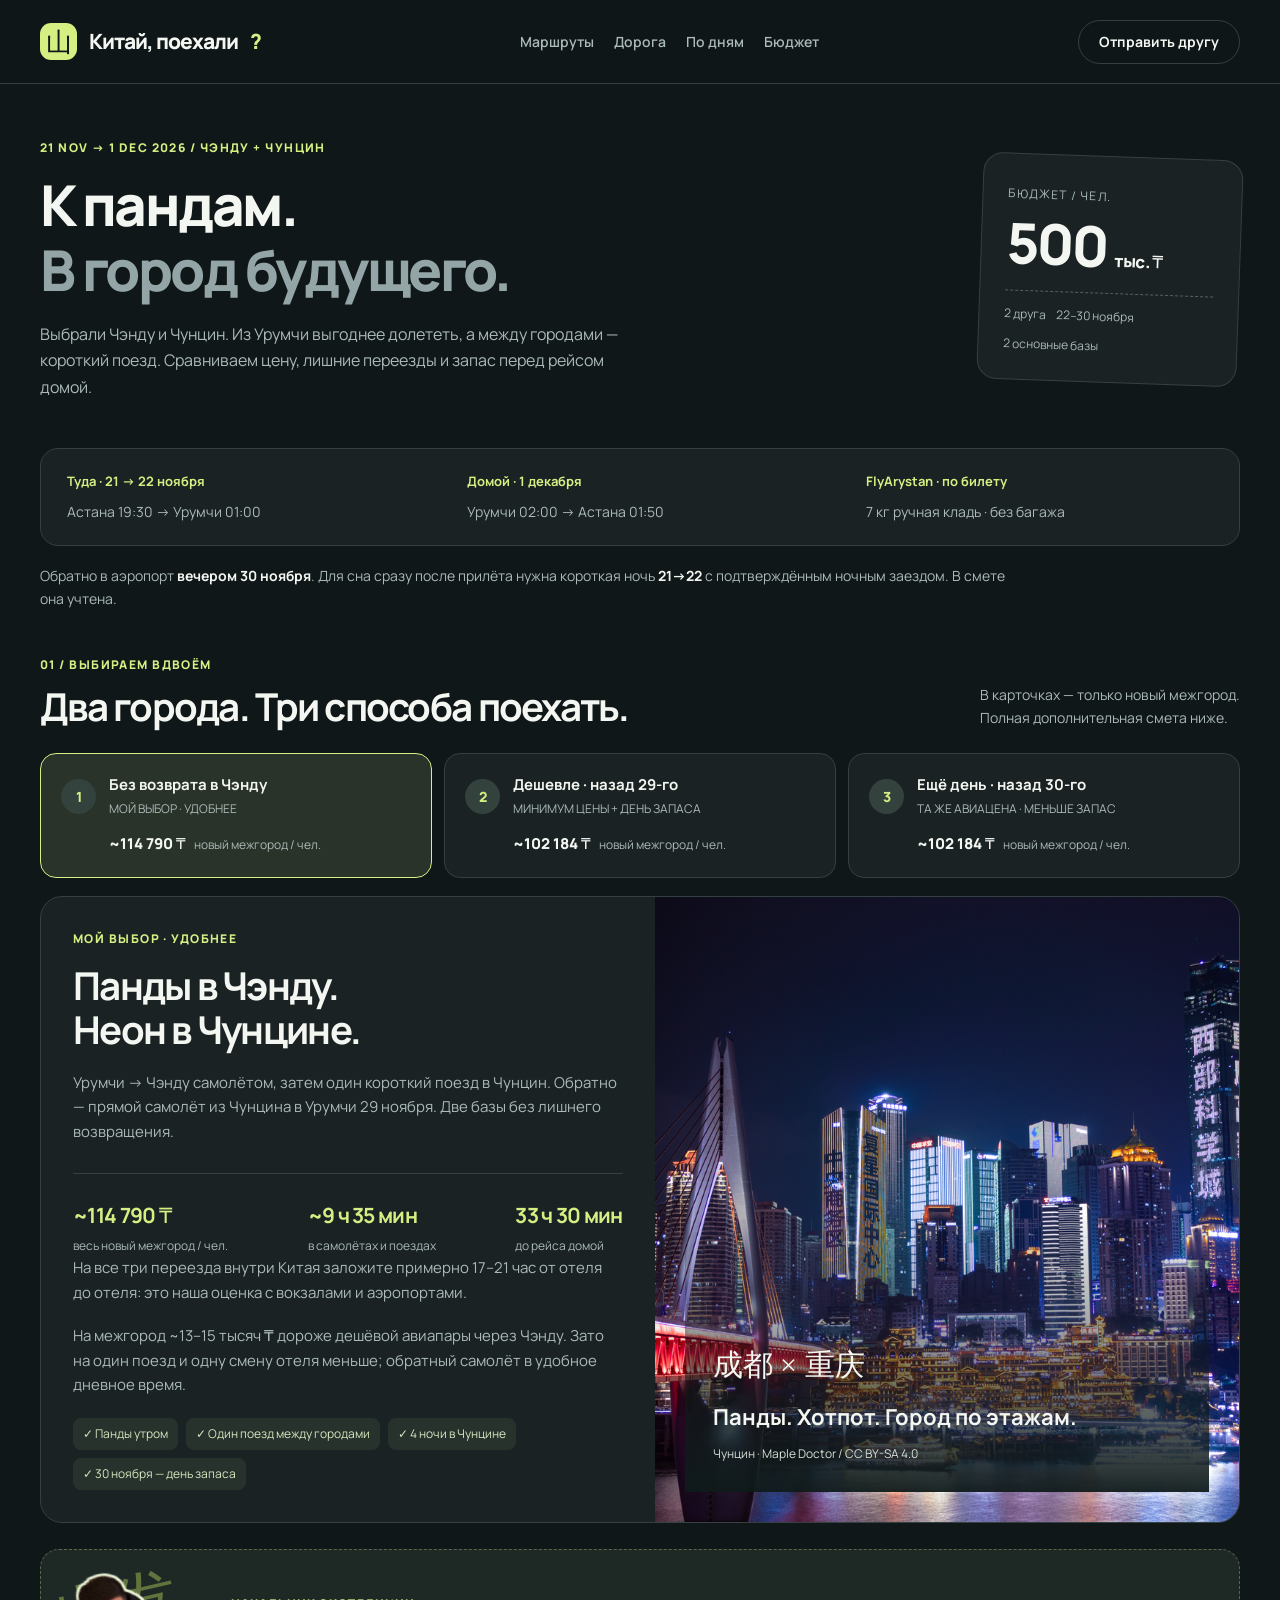
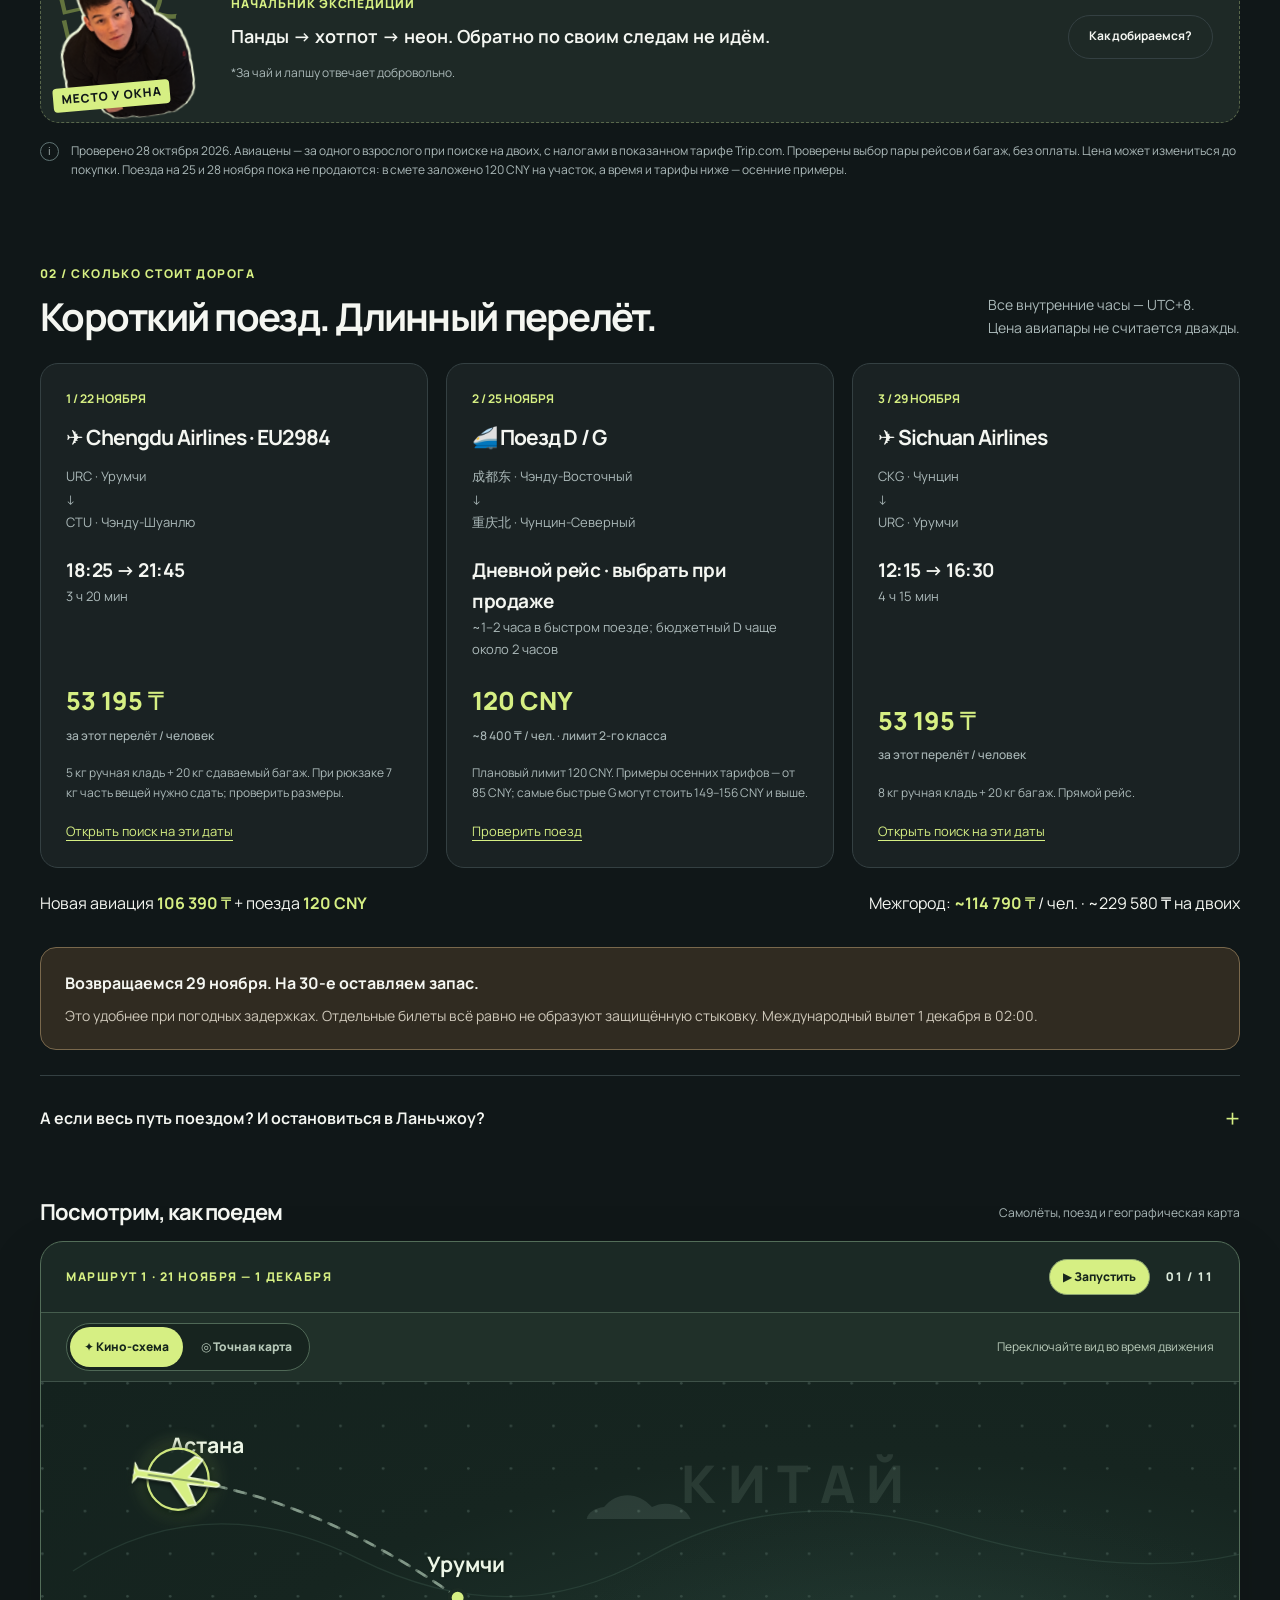
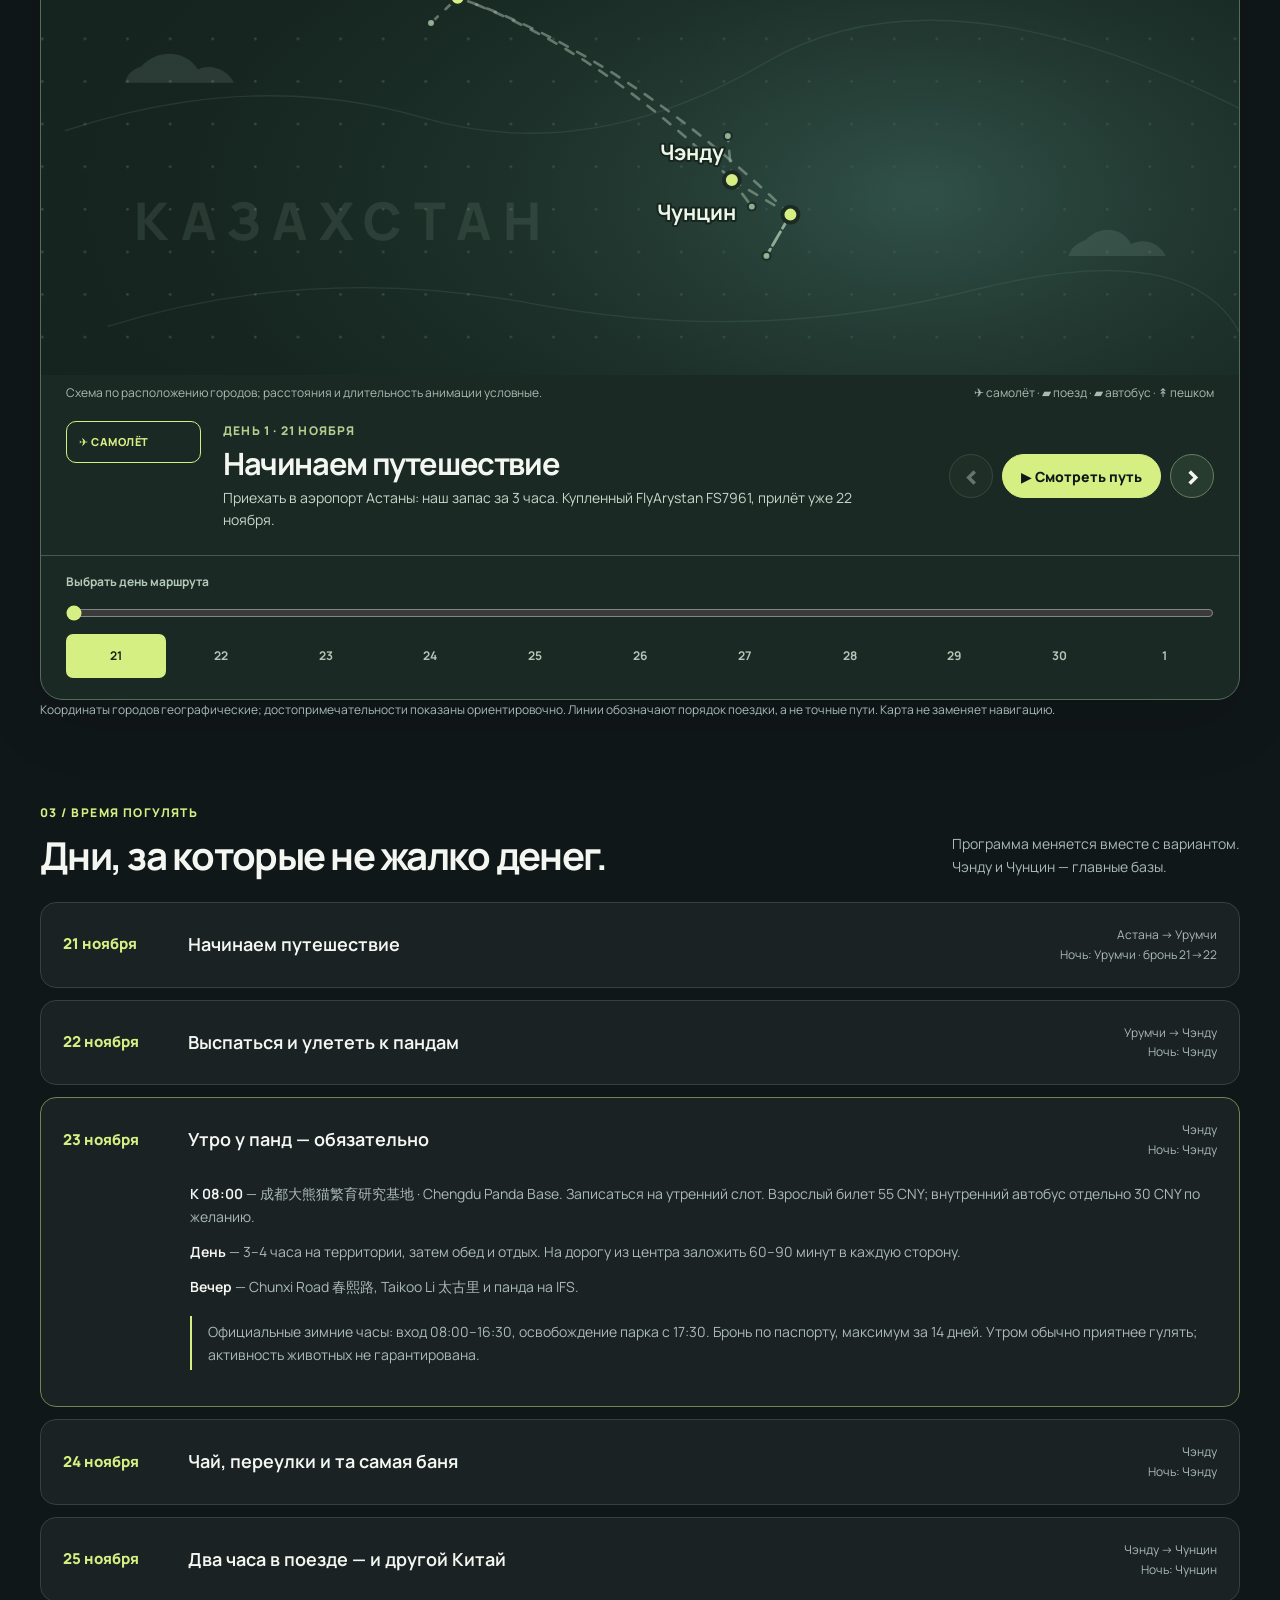
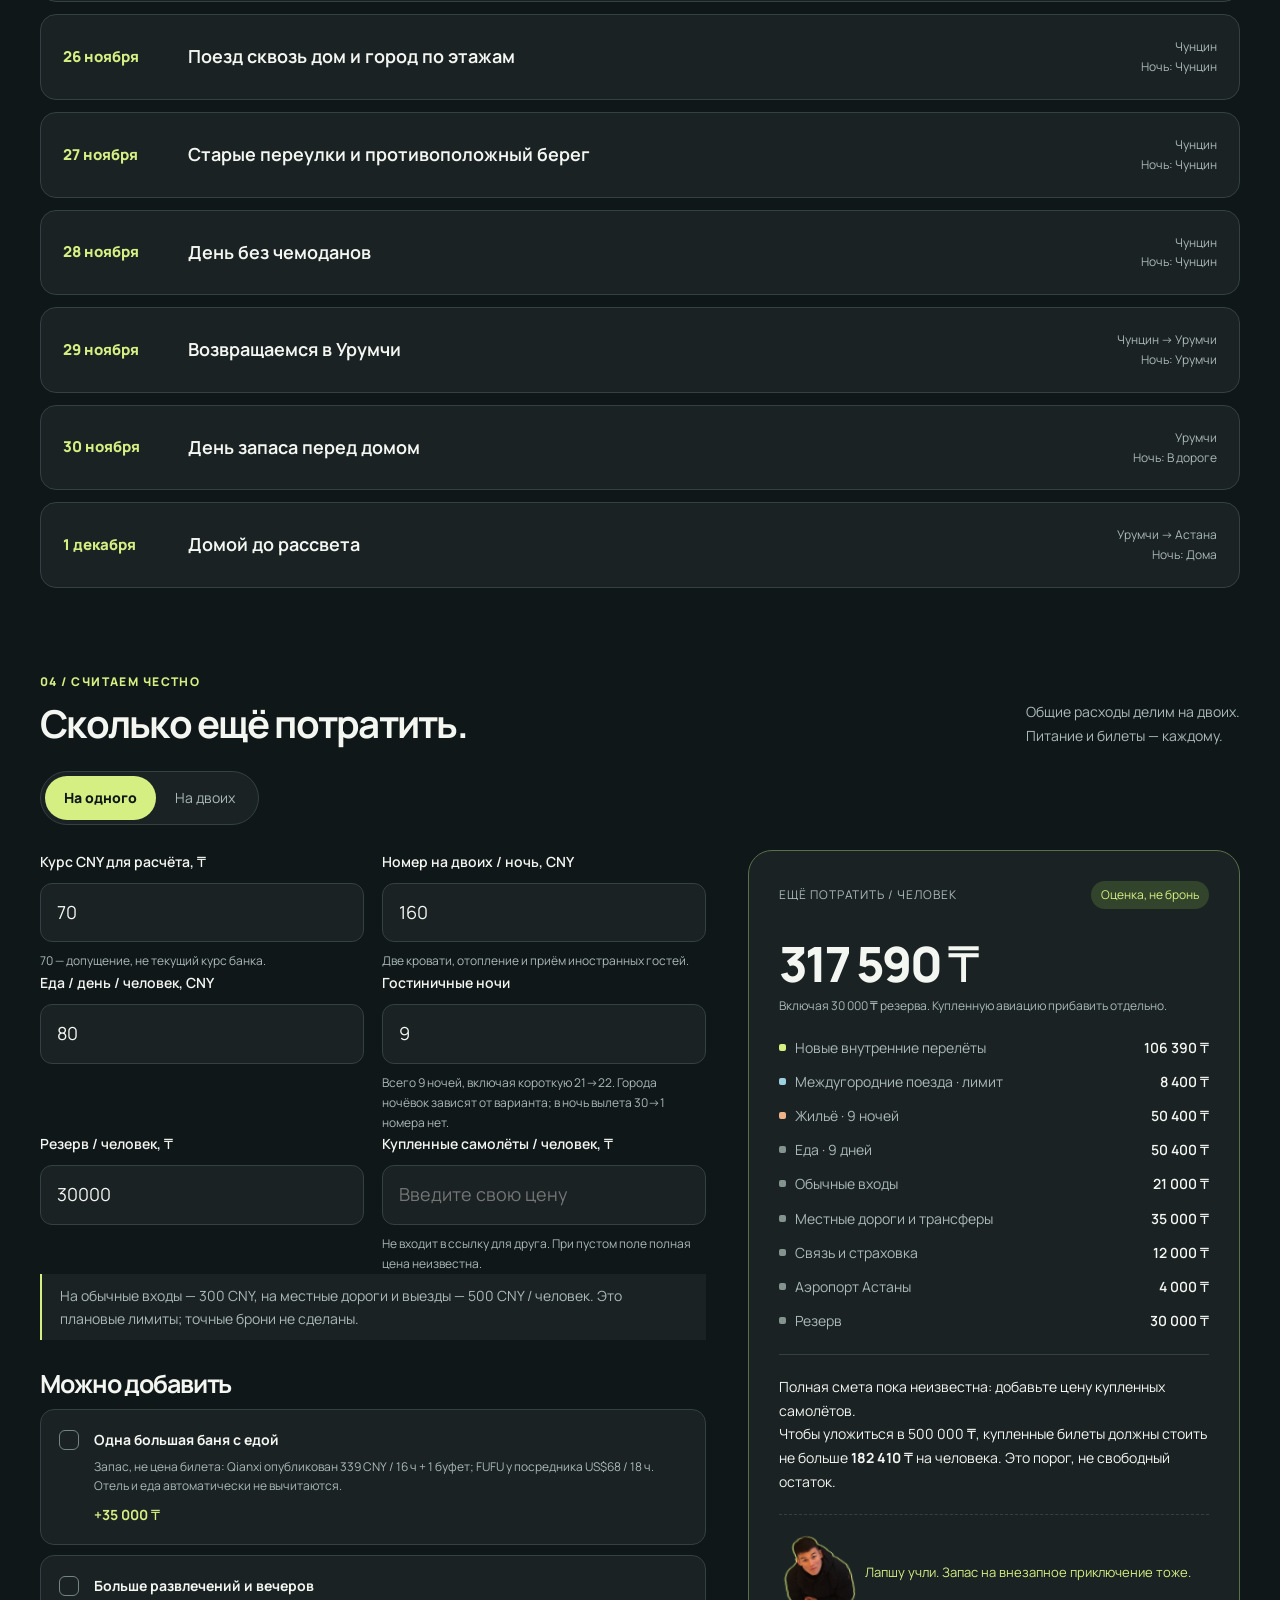
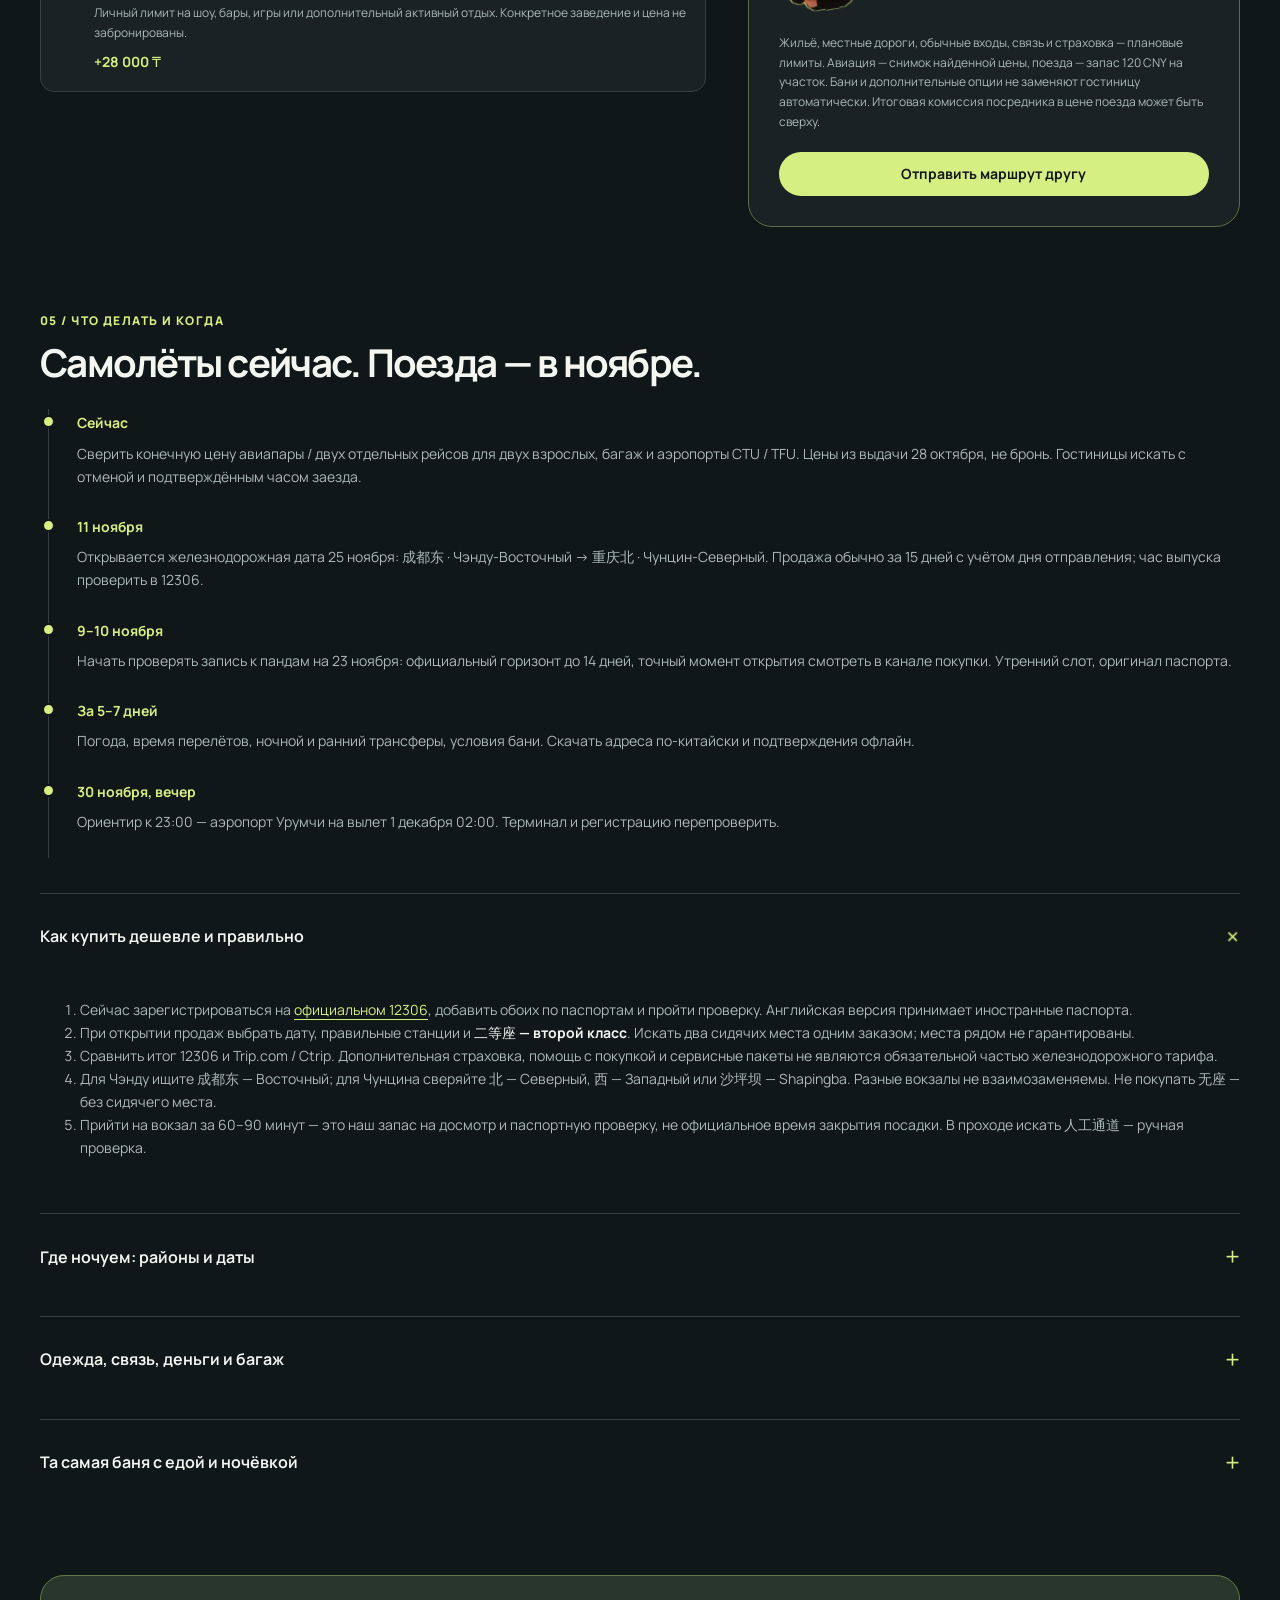
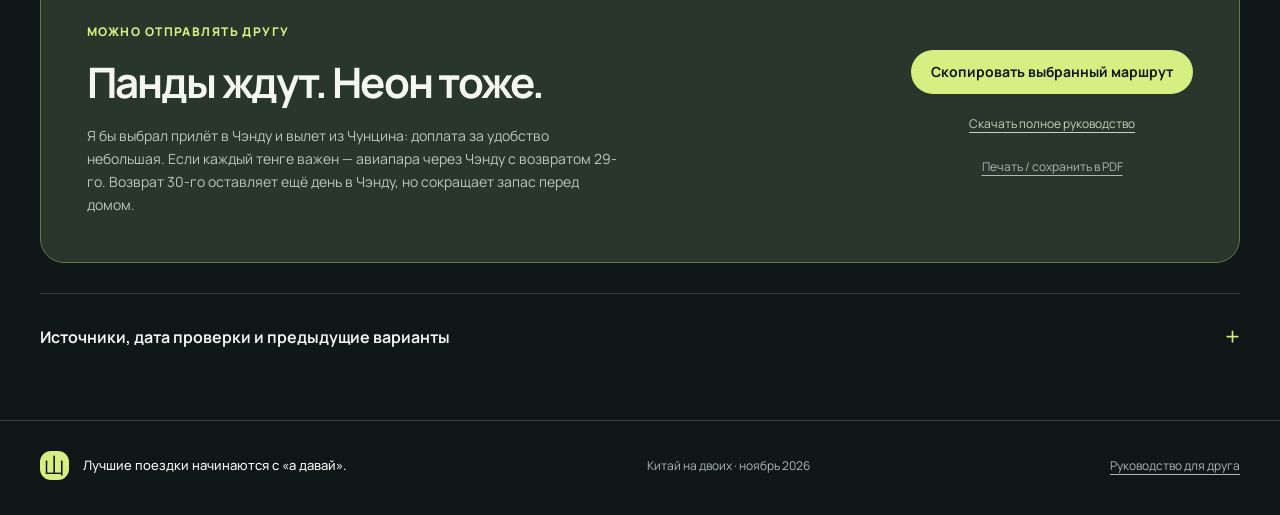
<file: index.html>
<!doctype html>
<html lang="ru">
<head>
<meta charset="UTF-8"><meta name="viewport" content="width=device-width,initial-scale=1">
<meta name="theme-color" content="#101718"><meta name="description" content="Чэнду и Чунцин через Урумчи. Три варианта перелётов и поездов на 21 ноября — 1 декабря 2026: проверенные авиацены, панды, бани, карта и бюджет на двоих.">
<meta property="og:title" content="Китай, поехали? · Чэнду и Чунцин"><meta property="og:description" content="Панды, хотпот и неон. Сравниваем три способа добраться и выбираем вместе."><meta property="og:type" content="website">
<link rel="stylesheet" href="styles.css"><link rel="stylesheet" href="rail.css"><link rel="stylesheet" href="city.css"><link rel="stylesheet" href="assets/vendor/leaflet.css">
<title>Китай, поехали? · Панды и неон</title>
</head>
<body>
<a class="skip-link" href="#options">К выбору маршрута</a>
<header class="topbar"><a class="brand" href="#top"><span class="brand-mark">山</span>Китай, поехали<span class="brand-dot">?</span></a><nav aria-label="Разделы"><a href="#options">Маршруты</a><a href="#trains">Дорога</a><a href="#days">По дням</a><a href="#budget">Бюджет</a></nav><button class="button subtle" id="rail-share-top">Отправить другу</button></header>
<main class="shell" id="top">
<section class="intro"><div><p class="eyebrow">21 NOV → 1 DEC 2026 / ЧЭНДУ + ЧУНЦИН</p><h1>К пандам.<br><span>В город будущего.</span></h1><p class="intro-copy">Выбрали Чэнду и Чунцин. Из Урумчи выгоднее долететь, а между городами — короткий поезд. Сравниваем цену, лишние переезды и запас перед рейсом домой.</p></div><div class="trip-stamp"><span>БЮДЖЕТ / ЧЕЛ.</span><strong>500<span>тыс. ₸</span></strong><div><span>2 друга</span><span>22–30 ноября</span><span>2 основные базы</span></div></div></section>
<div class="rail-ticket-strip"><span><b>Туда · 21 → 22 ноября</b>Астана 19:30 → Урумчи 01:00</span><span><b>Домой · 1 декабря</b>Урумчи 02:00 → Астана 01:50</span><span><b>FlyArystan · по билету</b>7 кг ручная кладь · без багажа</span></div>
<p class="rail-fact">Обратно в аэропорт <b>вечером 30 ноября</b>. Для сна сразу после прилёта нужна короткая ночь <b>21→22</b> с подтверждённым ночным заездом. В смете она учтена.</p>
<section id="options" class="block compact-block"><div class="section-heading"><div><p class="eyebrow">01 / ВЫБИРАЕМ ВДВОЁМ</p><h2>Два города. Три способа поехать.</h2></div><p>В карточках — только новый межгород.<br>Полная дополнительная смета ниже.</p></div><div class="route-choices" id="rail-choices" role="group" aria-label="Выбор способа добраться"></div><div id="rail-spotlight" class="route-spotlight"></div>
<aside class="expedition-crew"><div class="crew-photo"><span class="crew-orbit" aria-hidden="true">出发</span><img src="assets/friend-sticker.png" width="1193" height="1293" alt="Начальник экспедиции"><span class="crew-stamp">МЕСТО У ОКНА</span></div><div class="crew-speech"><span class="crew-title">НАЧАЛЬНИК ЭКСПЕДИЦИИ</span><p id="rail-quote"></p><span class="crew-footnote">*За чай и лапшу отвечает добровольно.</span></div><a class="button subtle" href="#trains">Как добираемся?</a></aside>
<div class="source-note"><span class="note-symbol">i</span><p>Проверено 28 октября 2026. Авиацены — за одного взрослого при поиске на двоих, с налогами в показанном тарифе Trip.com. Проверены выбор пары рейсов и багаж, без оплаты. Цена может измениться до покупки. Поезда на 25 и 28 ноября пока не продаются: в смете заложено 120 CNY на участок, а время и тарифы ниже — осенние примеры.</p></div></section>
<section class="block" id="trains"><div class="section-heading"><div><p class="eyebrow">02 / СКОЛЬКО СТОИТ ДОРОГА</p><h2>Короткий поезд. Длинный перелёт.</h2></div><p>Все внутренние часы — UTC+8.<br>Цена авиапары не считается дважды.</p></div><div id="rail-legs" class="rail-leg-grid"></div><div id="rail-sum" class="rail-sum"></div><div class="rail-warning" id="city-buffer"></div>
<details class="accordion"><summary>А если весь путь поездом? И остановиться в Ланьчжоу?<span class="plus">+</span></summary><div class="details-body table-scroll"><table class="data-table"><thead><tr><th>Способ</th><th>В одну сторону из Урумчи</th><th>Цена / человек</th><th>Вывод для 9 дней</th></tr></thead><tbody><tr><td>Прямой самолёт в Чэнду</td><td>3 ч 20–25 мин в воздухе; ~7–9 ч отель → отель</td><td>53 195 ₸ отдельно; выгоднее пара от 85 384 ₸ туда-обратно</td><td>Лучший баланс времени и денег из проверенного.</td></tr><tr><td>Z510, обычный спальный</td><td>Пример: 07:55 → 10:46 следующего дня, 26 ч 51 мин</td><td>От 471,5 CNY за жёсткое спальное; нижняя полка дороже</td><td>278,5 CNY — сидячее место, не кровать. Экономия съедает целый день.</td></tr><tr><td>D2708 + ночь в Ланьчжоу + D174</td><td>08:15 → 18:48 до Lanzhou West; на следующий день 09:40 → 17:49 в Чэнду. Всего ~33 ч 34 мин</td><td>551 + 262 = 813 CNY, ~56 910 ₸. Отель дополнительно</td><td>В поездах ~18 ч 42 мин, но между ними ночь. Дороже и дольше самолёта.</td></tr><tr><td>Урумчи → Чунцин, Z380</td><td>Около 28–29 часов, прямой спальный</td><td>Ориентир 471,5–506,5 CNY за жёсткое спальное</td><td>Бывший T380 с лета 2026 стал Z380. Старые расписания T380 не использовать.</td></tr></tbody></table><p>Только поезда по кругу Урумчи → Чэнду → Чунцин → Урумчи: грубый ориентир <b>~72–79 тысяч ₸</b> за жёсткие спальные места и короткий межгород при условных 70 ₸/CNY. Более 55 часов в составах, плюс вокзалы; больше двух суток поездки уйдёт на длинную дорогу. Ноябрьские билеты и связку по датам ещё нужно подтвердить при продаже. Это сравнение, не готовая бронь.</p><p>Ланьчжоу имеет смысл как отдельный желанный город. Остановка не делает сумму двух билетов автоматически дешевле. Для вашей пары Чэнду + Чунцин я не добавляю третий город: лучше отдать день прогулкам.</p><p>Между Чэнду и Чунцином выгоден дневной D примерно за 85–113 CNY и около 2 часов. Например, D2260: 10:18 → 12:21, 96 CNY. Быстрый G до Shapingba может идти около часа, но стоит дороже; прибытие на другой вокзал меняет время до отеля. Выбирайте по полному пути, а не только скорости.</p><p class="meta">Расписания и тарифы поездов — осенние примеры Ctrip; ноябрьские даты ещё не открыты. Все пересадки здесь посчитаны с ночёвкой, а не только по времени движения.</p></div></details></section>
<section class="journey-section" id="journey-section"><div class="minor-heading"><h3>Посмотрим, как поедем</h3><span class="meta">Самолёты, поезд и географическая карта</span></div><div id="trip-animation" class="trip-animation"></div><p class="meta">Координаты городов географические; достопримечательности показаны ориентировочно. Линии обозначают порядок поездки, а не точные пути. Карта не заменяет навигацию.</p></section>
<section class="block" id="days"><div class="section-heading"><div><p class="eyebrow">03 / ВРЕМЯ ПОГУЛЯТЬ</p><h2>Дни, за которые не жалко денег.</h2></div><p>Программа меняется вместе с вариантом.<br>Чэнду и Чунцин — главные базы.</p></div><div class="rail-day-list" id="rail-days"></div></section>
<section class="block" id="budget"><div class="section-heading"><div><p class="eyebrow">04 / СЧИТАЕМ ЧЕСТНО</p><h2>Сколько ещё потратить.</h2></div><p>Общие расходы делим на двоих.<br>Питание и билеты — каждому.</p></div><div class="segmented" role="group" aria-label="Показать смету"><button type="button" data-rail-scope="1" aria-pressed="true" class="active">На одного</button><button type="button" data-rail-scope="2" aria-pressed="false">На двоих</button></div><div class="budget-layout"><div class="budget-editor"><div class="control-pair"><div><label for="rail-fx">Курс CNY для расчёта, ₸</label><input id="rail-fx" type="number" min="50" max="100" value="70"><p class="input-help">70 — допущение, не текущий курс банка.</p></div><div><label for="rail-room">Номер на двоих / ночь, CNY</label><input id="rail-room" type="number" min="80" max="600" value="160"><p class="input-help">Две кровати, отопление и приём иностранных гостей.</p></div></div><div class="control-pair"><div><label for="rail-food">Еда / день / человек, CNY</label><input id="rail-food" type="number" min="30" max="250" value="80"></div><div><label for="rail-nights">Гостиничные ночи</label><input id="rail-nights" type="number" min="0" max="12" value="9" step="1"><p class="input-help">Всего 9 ночей, включая короткую 21→22. Города ночёвок зависят от варианта; в ночь вылета 30→1 номера нет.</p></div></div><div class="control-pair"><div><label for="rail-reserve">Резерв / человек, ₸</label><input id="rail-reserve" type="number" min="0" max="150000" step="5000" value="30000"></div><div><label for="rail-paid">Купленные самолёты / человек, ₸</label><input id="rail-paid" type="number" min="0" max="1000000" placeholder="Введите свою цену"><p class="input-help">Не входит в ссылку для друга. При пустом поле полная цена неизвестна.</p></div></div><p id="rail-budget-assumptions" class="quiet-note"></p><h3>Можно добавить</h3><div id="rail-extras" class="extras"></div></div><aside class="budget-result"><div class="budget-result-top"><span id="rail-budget-scope">ЕЩЁ ПОТРАТИТЬ / ЧЕЛ.</span><span class="budget-badge">Оценка, не бронь</span></div><div class="budget-total" id="rail-total" aria-live="polite"></div><p id="rail-reserve-note"></p><div class="budget-breakdown" id="rail-breakdown"></div><div class="rail-full-total" id="rail-full-total"></div><div class="budget-bro"><img src="assets/friend-sticker.png" width="72" height="80" alt=""><p>Лапшу учли. Запас на внезапное приключение тоже.</p></div><p class="budget-disclaimer">Жильё, местные дороги, обычные входы, связь и страховка — плановые лимиты. Авиация — снимок найденной цены, поезда — запас 120 CNY на участок. Бани и дополнительные опции не заменяют гостиницу автоматически. Итоговая комиссия посредника в цене поезда может быть сверху.</p><button class="button wide" id="rail-share-budget">Отправить маршрут другу</button></aside></div></section>
<section class="block" id="booking"><div class="section-heading"><div><p class="eyebrow">05 / ЧТО ДЕЛАТЬ И КОГДА</p><h2>Самолёты сейчас. Поезда — в ноябре.</h2></div></div><div id="rail-calendar" class="calendar"></div><div class="practical-grid"><details class="accordion" open><summary>Как купить дешевле и правильно<span class="plus">+</span></summary><div class="details-body"><ol><li>Сейчас зарегистрироваться на <a class="text-link" href="https://www.12306.cn/en/" target="_blank" rel="noopener">официальном 12306</a>, добавить обоих по паспортам и пройти проверку. Английская версия принимает иностранные паспорта.</li><li>При открытии продаж выбрать дату, правильные станции и <b>二等座 — второй класс</b>. Искать два сидячих места одним заказом; места рядом не гарантированы.</li><li>Сравнить итог 12306 и Trip.com / Ctrip. Дополнительная страховка, помощь с покупкой и сервисные пакеты не являются обязательной частью железнодорожного тарифа.</li><li>Для Чэнду ищите 成都东 — Восточный; для Чунцина сверяйте 北 — Северный, 西 — Западный или 沙坪坝 — Shapingba. Разные вокзалы не взаимозаменяемы. Не покупать 无座 — без сидячего места.</li><li>Прийти на вокзал за 60–90 минут — это наш запас на досмотр и паспортную проверку, не официальное время закрытия посадки. В проходе искать 人工通道 — ручная проверка.</li></ol></div></details><details class="accordion"><summary>Где ночуем: районы и даты<span class="plus">+</span></summary><div class="details-body"><p>160 CNY за номер на двоих — целевая цена поиска, а не найденная бронь. Нужны две кровати, отопление, оформление иностранных гостей и подтверждённый час заезда. Для Урумчи в первую короткую ночь — ночной трансфер.</p><div id="rail-hotels" class="table-scroll"></div><p>В Чэнду смотреть районы Wenshu Monastery / Luomashi или бюджетные варианты возле метро у Chunxi Road. В Чунцине — Jiaochangkou / Jiefangbei: удобно гулять, но уточнить лестницы и подъезд такси. Перед TFU 08:10 нужен отель у аэропорта с ранним трансфером или заранее заказанное такси; метро на такой час не обещаем. Короткую первую ночь в Урумчи — ближе к аэропорту, с подтверждённым ночным заездом.</p></div></details><details class="accordion"><summary>Одежда, связь, деньги и багаж<span class="plus">+</span></summary><div class="details-body"><p>Для Урумчи нужен тёплый верх, шапка и перчатки. Для Чэнду и Чунцина — слои, защита от дождя, удобная нескользящая обувь: влажная погода и много лестниц. Точного прогноза ещё нет.</p><p>Ваш международный билет допускает 7 кг ручной клади без сдаваемого багажа. У Chengdu Airlines в найденном тарифе ручная кладь только 5 кг, но включено 20 кг сдаваемого багажа: можно перераспределить вещи. На обратном FlyArystan снова останется лимит 7 кг. Не накупить лишнего, ориентируясь на внутренние 20 кг.</p><p>До вылета настроить Alipay / WeChat и проверить привязку своей карты, сохранить офлайн адреса и переводчик. Взять запасную карту и немного наличных CNY. Для связи сравнить туристическую eSIM с работающим в Китае роумингом и местную SIM; заранее проверить поддержку eSIM телефоном и доступ к нужным вам приложениям.</p><p>Для граждан Казахстана туристические поездки без визы — до 30 дней за въезд и суммарно до 90 дней за 180 дней: <a class="text-link" href="https://www.gov.kz/org/mfa/press/news/details/650585?lang=ru">правило МИД РК</a>. Проверить, не исчерпан ли лимит предыдущими поездками. Оригинал паспорта нужен для поездов, заселения и панд; копии держать отдельно.</p><p>На внутренних рейсах Китая пауэрбанк без чёткой маркировки CCC / 3C или отозванной модели не допускается: <a class="text-link" href="https://www.caac.gov.cn/English/News/202507/t20250709_227894.html">правило CAAC</a>. Проверить маркировку до вылета; пауэрбанк везти в салоне, не в сдаваемом багаже. Остальные ограничения и лекарства сверить у перевозчика. Страховку выбирать под реальные активности.</p></div></details><details class="accordion"><summary>Та самая баня с едой и ночёвкой<span class="plus">+</span></summary><div class="details-body"><p><b>Да: FUFU в Чэнду или Qianxi в Чунцине.</b> Это опыт на полдня или вечер с отдыхом, а не гарантированная бесплатная гостиница.</p><p><a class="text-link" href="https://pandastroll.com/st_tour/fufu-bathhouse-chengdus-all-inclusive-spa-dining-retreat/" target="_blank" rel="noopener">FUFU · пакет PandaStroll</a>: опубликовано US$68 / человек, 18 часов, четыре периода питания, бассейны и общие зоны ночного отдыха. Отдельная комната и неуказанные услуги не входят. Блюда зависят от времени работы кухни.</p><p><a class="text-link" href="https://hughchongqing.com/experiences/24hours-spa-qianxi/" target="_blank" rel="noopener">Qianxi · предложение Hugh Chongqing</a>: 339 CNY / 16 часов с ночным отдыхом, фруктами / напитками / закусками и <b>одним</b> шведским столом. Не путать с безлимитными горячими блюдами целые сутки.</p><p>Оба примера — опубликованные пакеты посредников, не бронь на вашу дату. Сравнить итог с прямой ценой и купоном Dianping / Meituan, если доступен для вашего аккаунта и паспорта. Важно подтвердить ночную регистрацию по паспортам Казахстана, срок пакета, возможный ночной сбор и формат сна. Пока всё это не согласовано, отель не отменять. В смете баня отдельно, гостиница и еда автоматически не вычитаются.</p><p class="chinese">我们持哈萨克斯坦护照。可以用护照登记并过夜吗？套餐包含几小时、哪些餐食和过夜费？</p><p>«У нас паспорта Казахстана. Можно зарегистрироваться и ночевать по ним? Сколько часов, какие блюда и ночные сборы входят в пакет?»</p></div></details></div></section>
<section class="final-card"><div><p class="eyebrow">МОЖНО ОТПРАВЛЯТЬ ДРУГУ</p><h2>Панды ждут. Неон тоже.</h2><p>Я бы выбрал прилёт в Чэнду и вылет из Чунцина: доплата за удобство небольшая. Если каждый тенге важен — авиапара через Чэнду с возвратом 29-го. Возврат 30-го оставляет ещё день в Чэнду, но сокращает запас перед домом.</p></div><div><button class="button" id="rail-share-bottom">Скопировать выбранный маршрут</button><a class="pdf-link" href="chengdu-chongqing-guide.md" download>Скачать полное руководство</a><button class="reset-button" id="rail-print">Печать / сохранить в PDF</button></div></section>
<details class="accordion"><summary>Источники, дата проверки и предыдущие варианты<span class="plus">+</span></summary><div class="details-body"><p>Проверка 28 октября 2026. Найденные авиапары и два отдельных рейса просмотрены до выбора тарифа с багажом, без оплаты. Цены динамические: итог для двух взрослых сверить до покупки. Поезда на 25 и 28 ноября ещё не открыты; ориентиры взяты из осенних расписаний. Курс 70 ₸/CNY — расчётное допущение.</p><div id="rail-sources" class="source-links"></div><p>Файл международного билета, паспортные данные и номера бронирования на сайт не загружаются. Цена уже купленной авиации вводится только у вас и не входит в ссылку для друга.</p><p><a class="text-link" href="nearby-rail-options.html">Предыдущие близкие маршруты на поездах</a> · <a class="text-link" href="flight-options.html">Архив перелётов с ценами от 10 октября</a>. Эти версии не являются текущей рекомендацией.</p><p>Фото Чунцина: Maple Doctor, <a class="text-link" href="https://commons.wikimedia.org/wiki/File:Chongqing_Skyline_At_Night.png">Wikimedia Commons</a>, <a class="text-link" href="https://creativecommons.org/licenses/by-sa/4.0/">CC BY-SA 4.0</a>.</p></div></details>
</main>
<footer class="shell footer"><div><span class="brand-mark">山</span><b>Лучшие поездки начинаются с «а давай».</b></div><p>Китай на двоих · ноябрь 2026</p><a href="chengdu-chongqing-guide.md" download>Руководство для друга</a></footer>
<dialog class="share-dialog" id="rail-share-dialog"><button class="dialog-close" aria-label="Закрыть">×</button><h2>Ссылка для друга</h2><p>Маршрут и настройки сметы в ссылке; цена ваших купленных самолётов не включается. Автоматической синхронизации между вами нет.</p><input id="rail-share-url" readonly aria-label="Ссылка на выбранный маршрут"></dialog>
<div id="toast" class="toast" role="status" aria-live="polite"></div>
<noscript><p class="shell">Для выбора включите JavaScript или <a href="chengdu-chongqing-guide.md">откройте полное руководство</a>.</p></noscript>
<script defer src="assets/vendor/leaflet.js"></script><script type="module" src="city.js"></script>
</body></html>
</file>
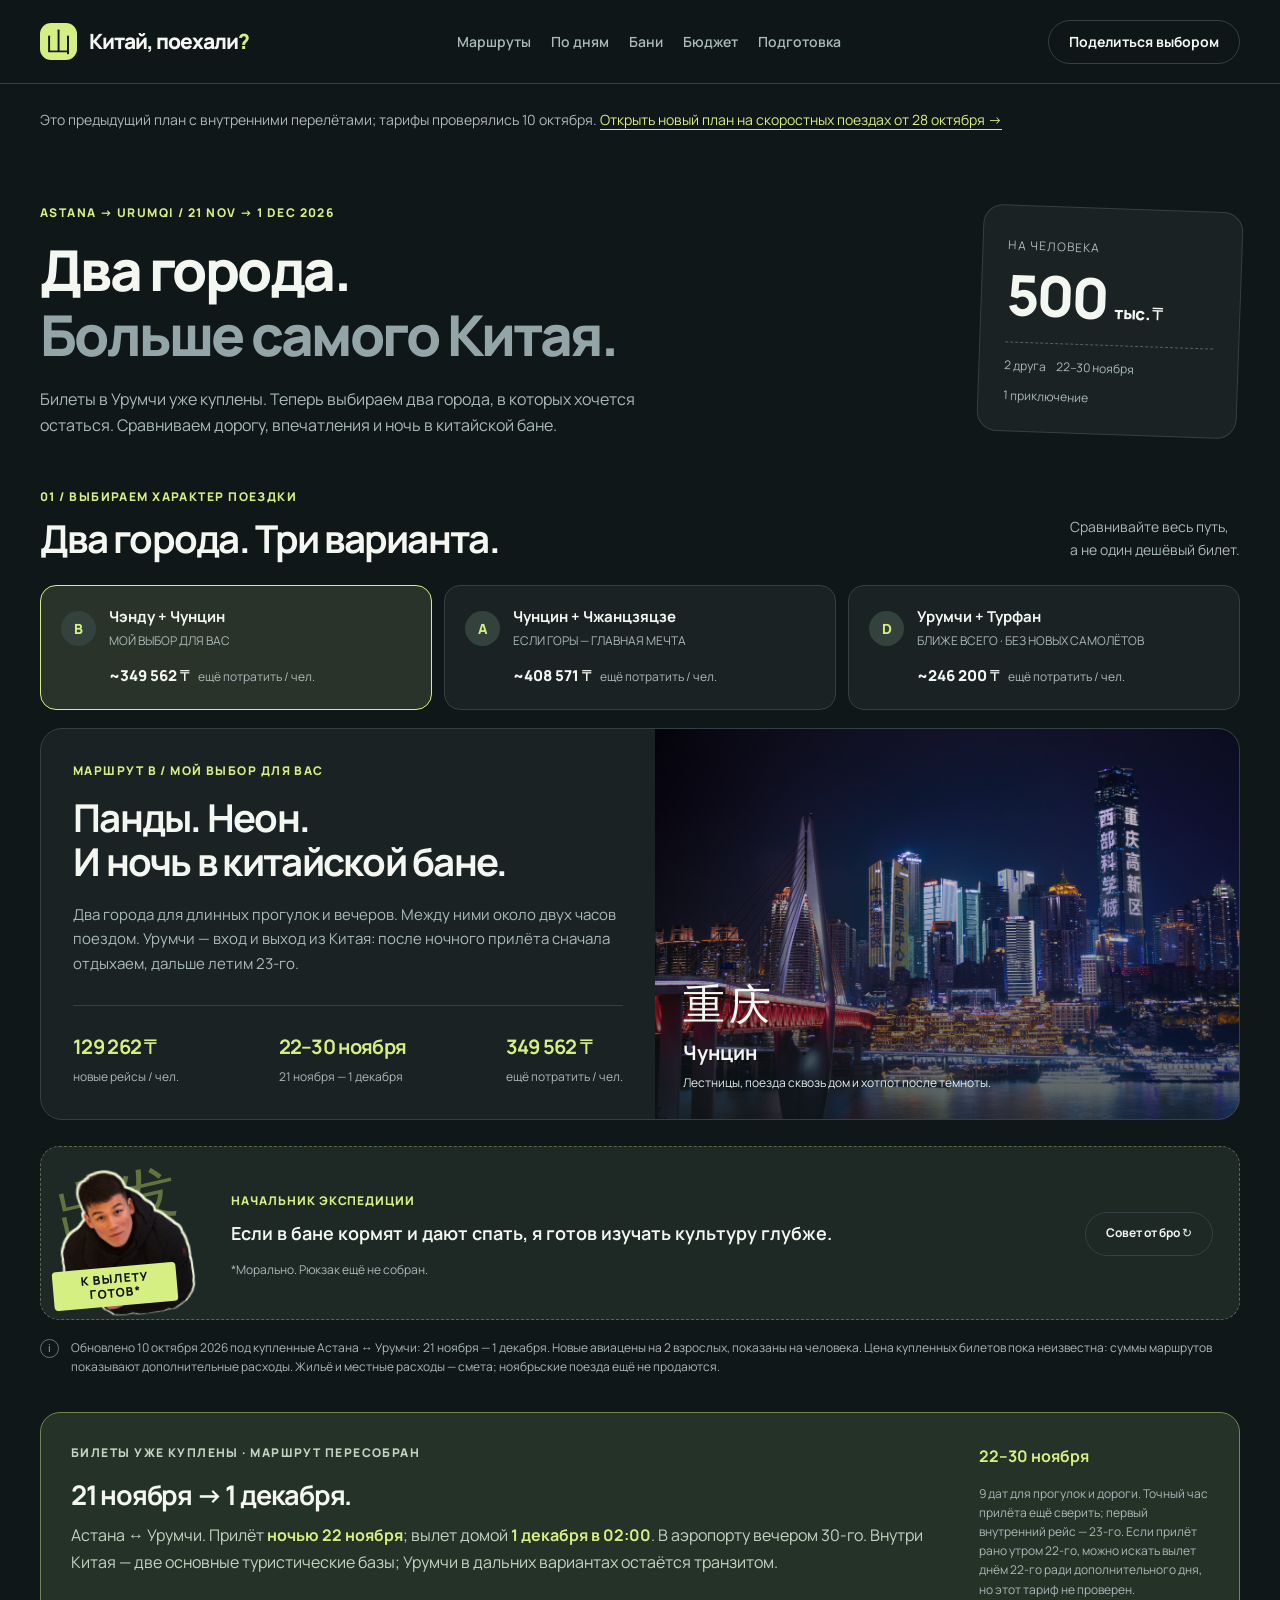
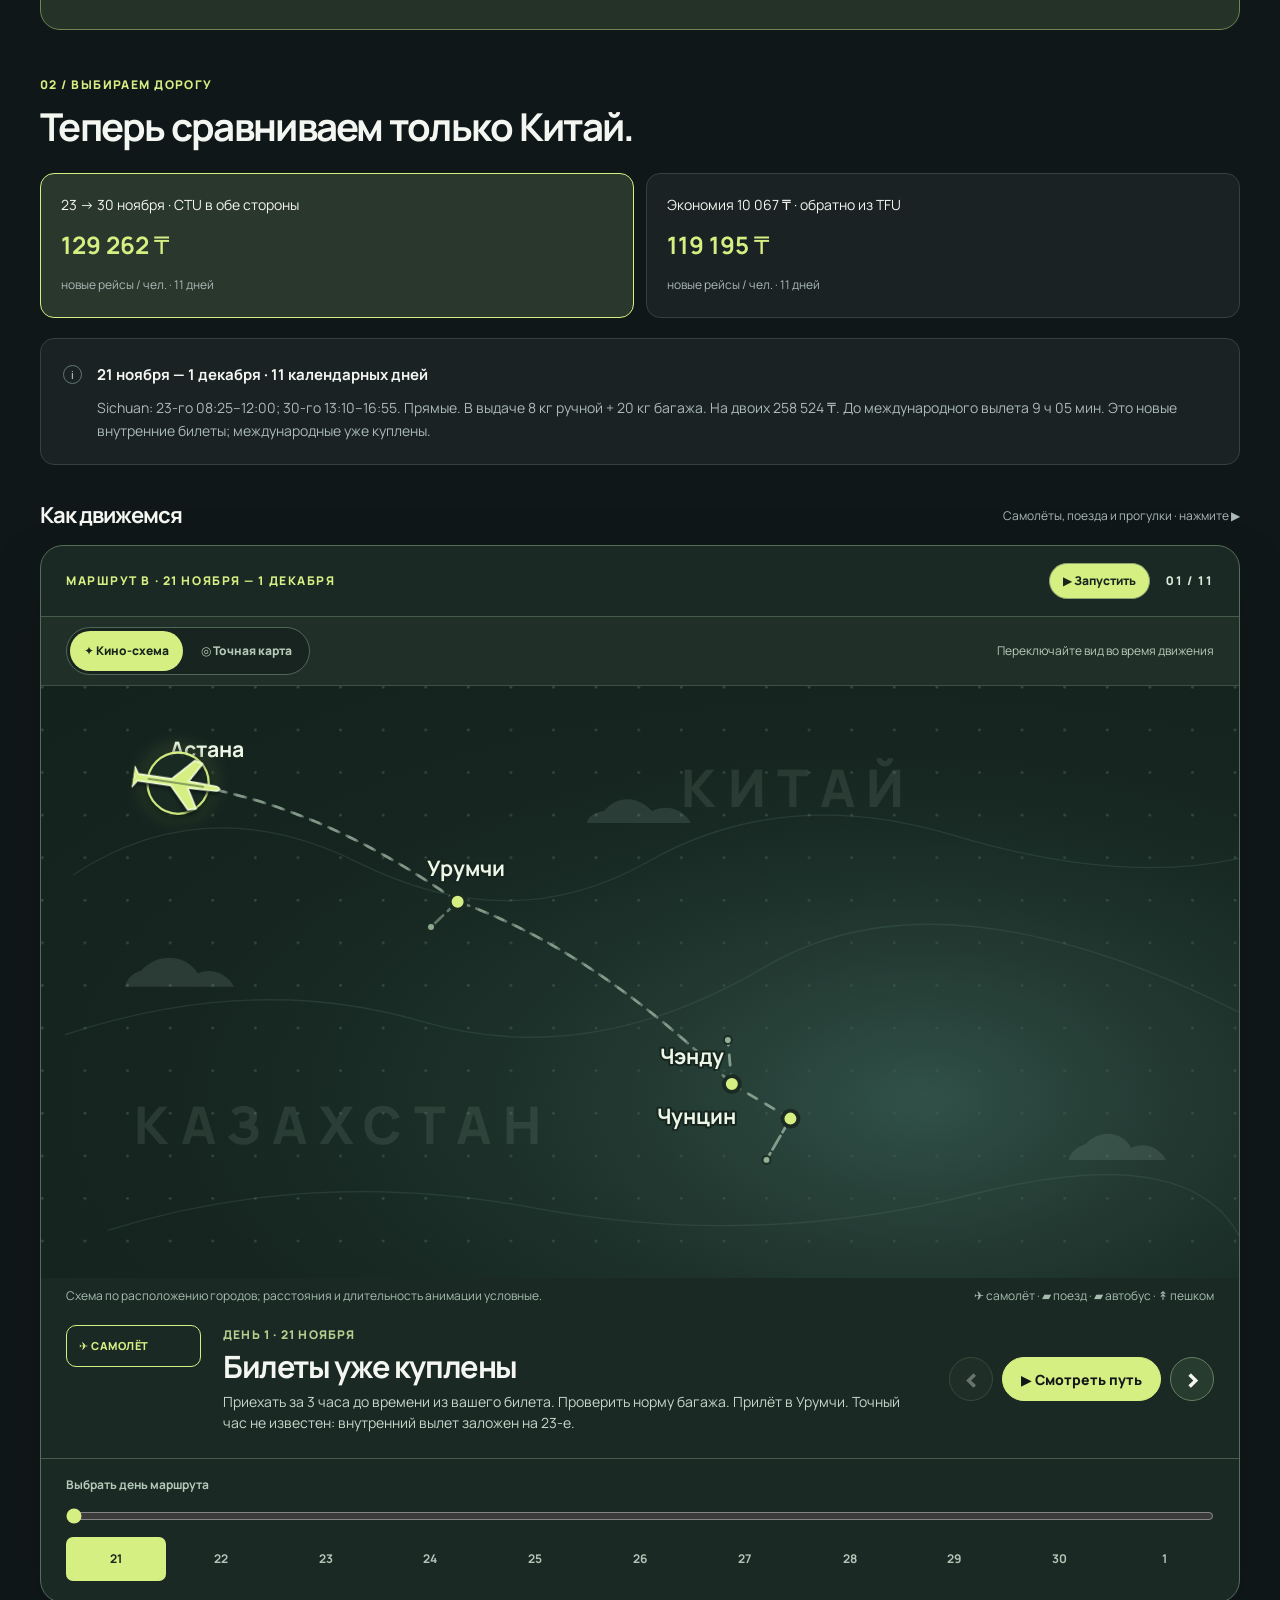
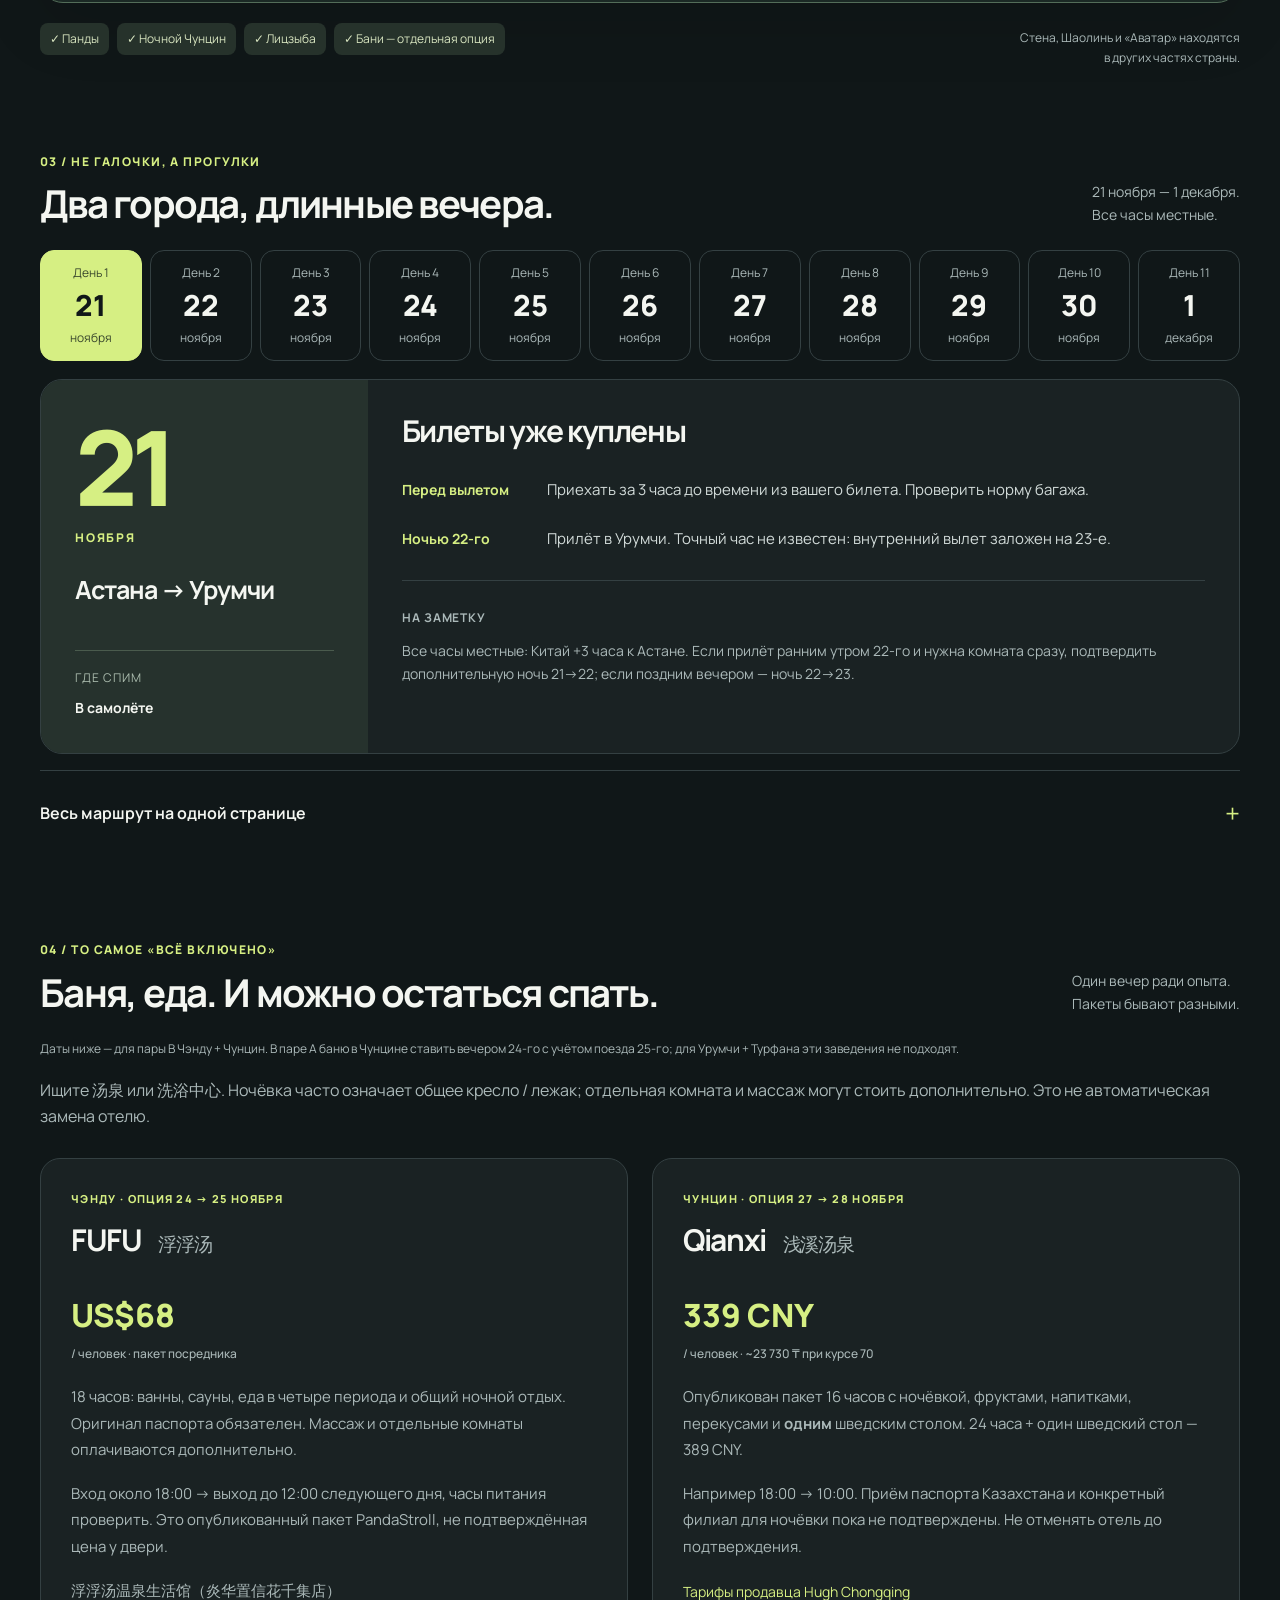
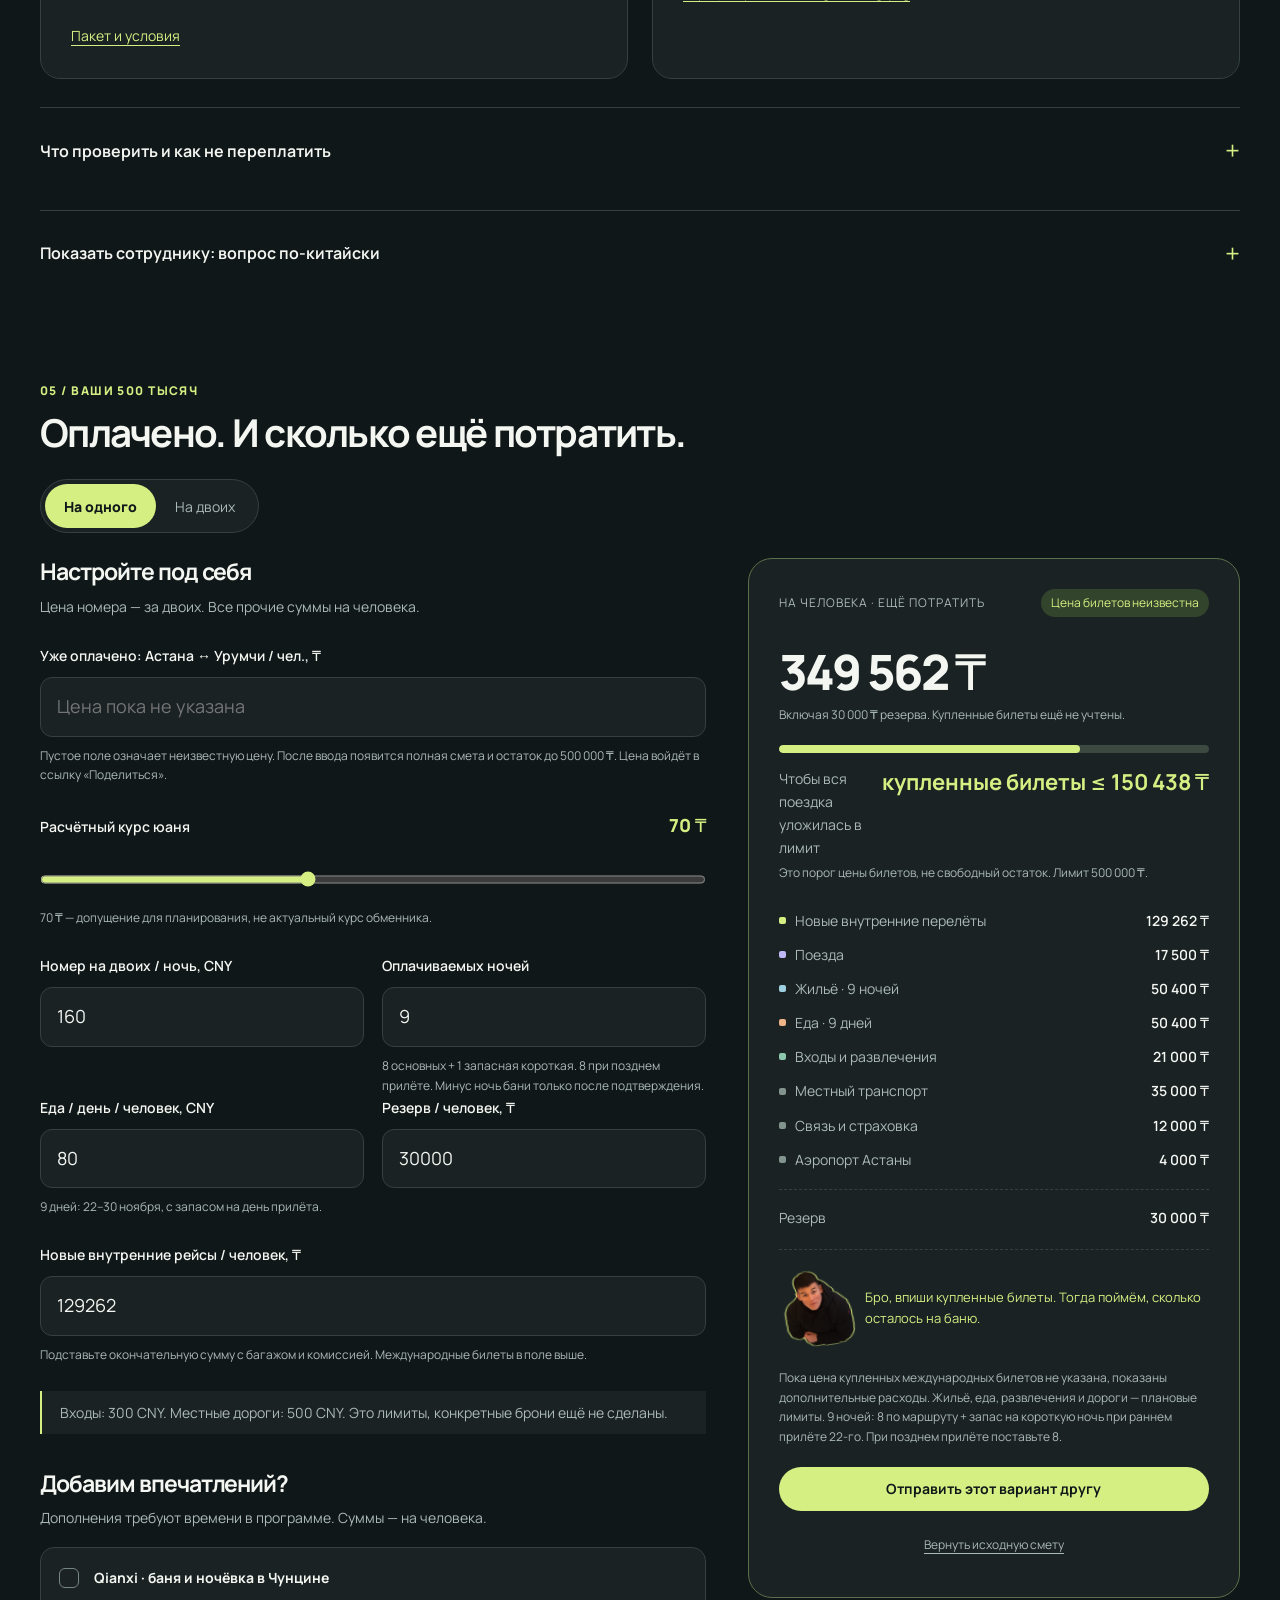
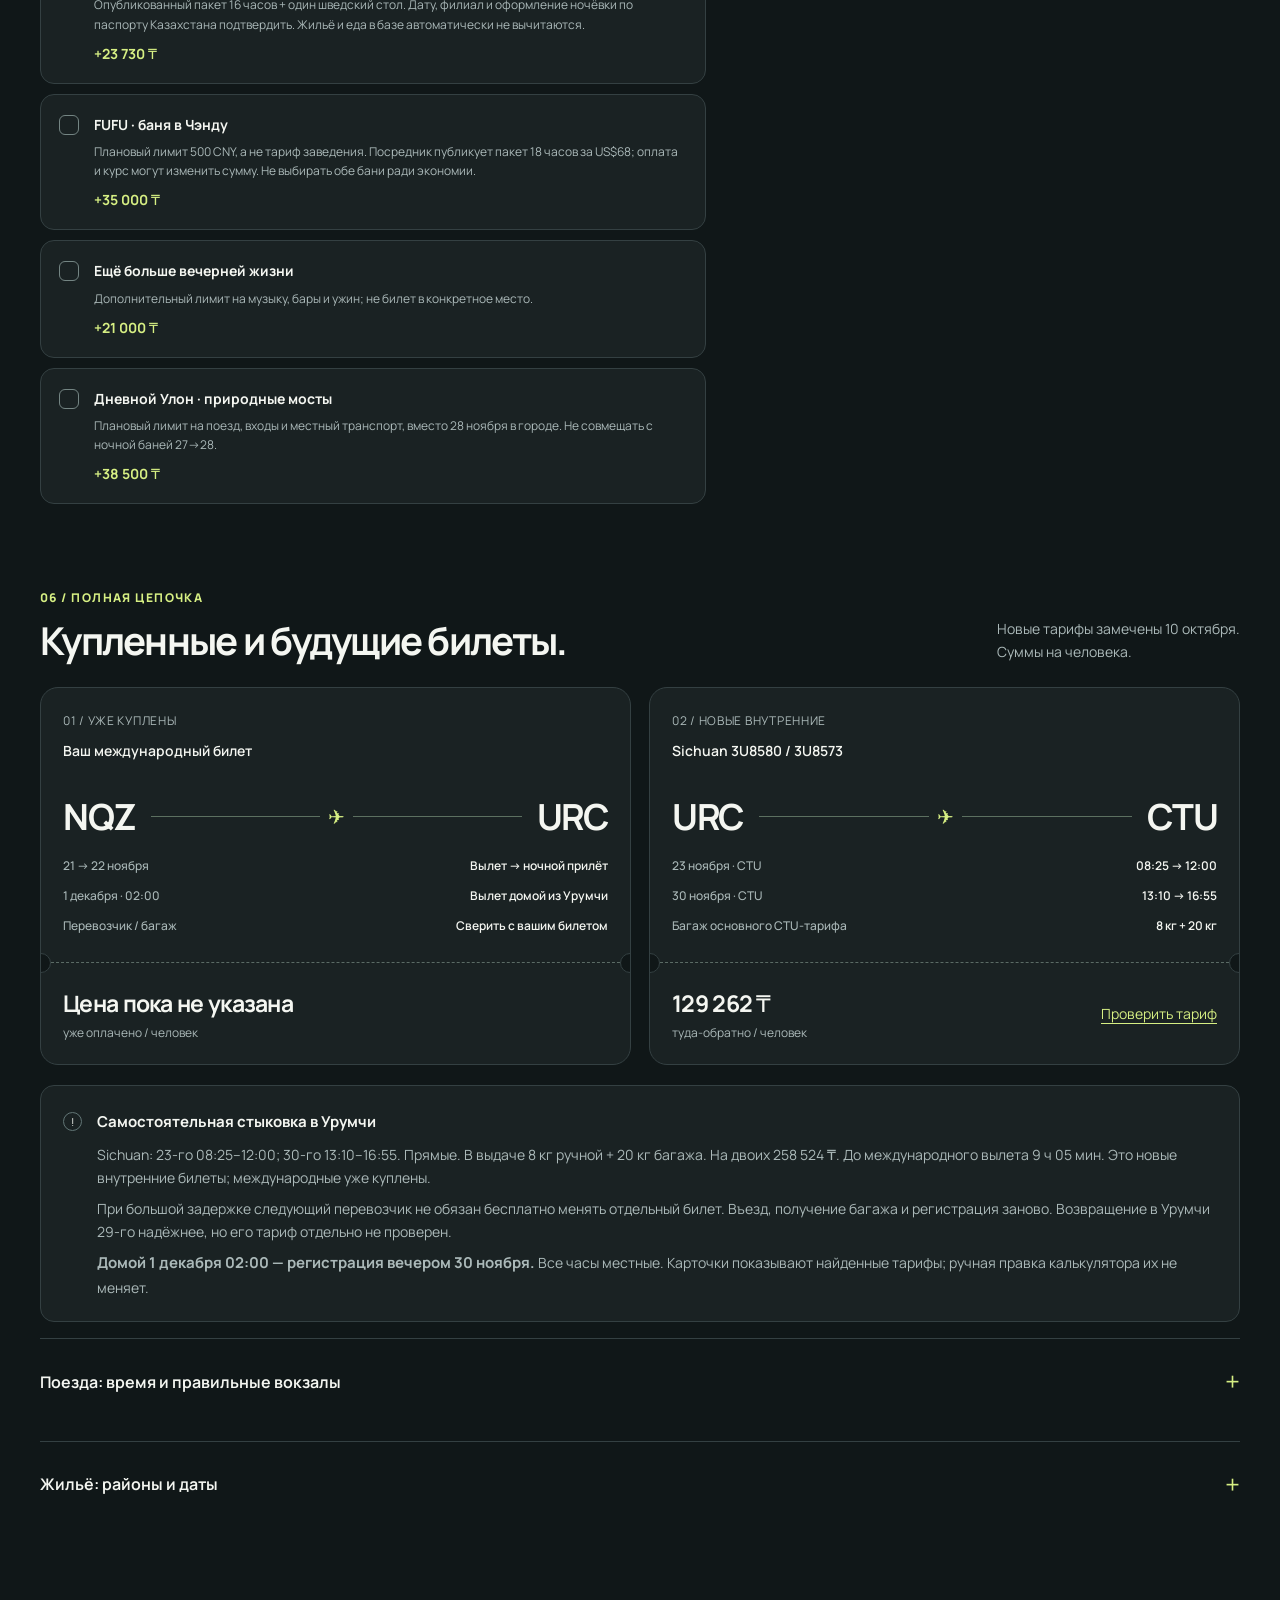
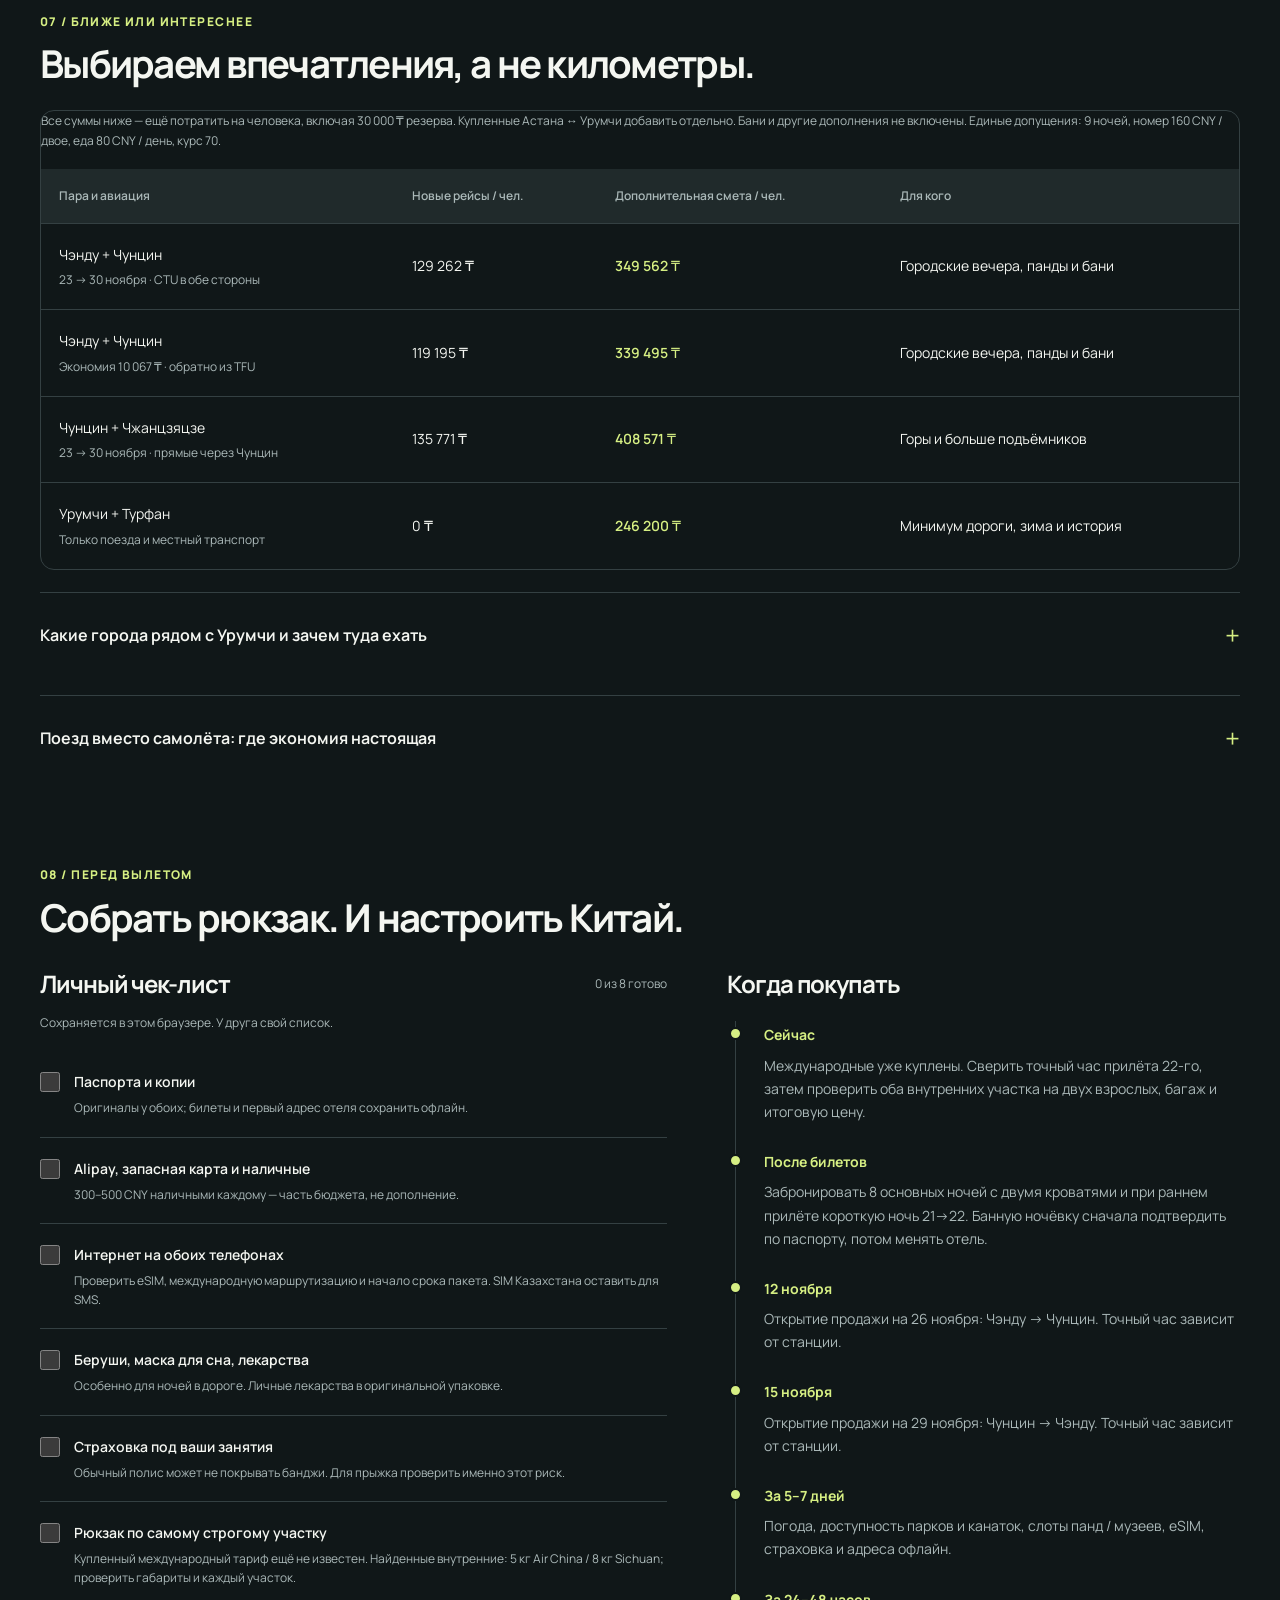
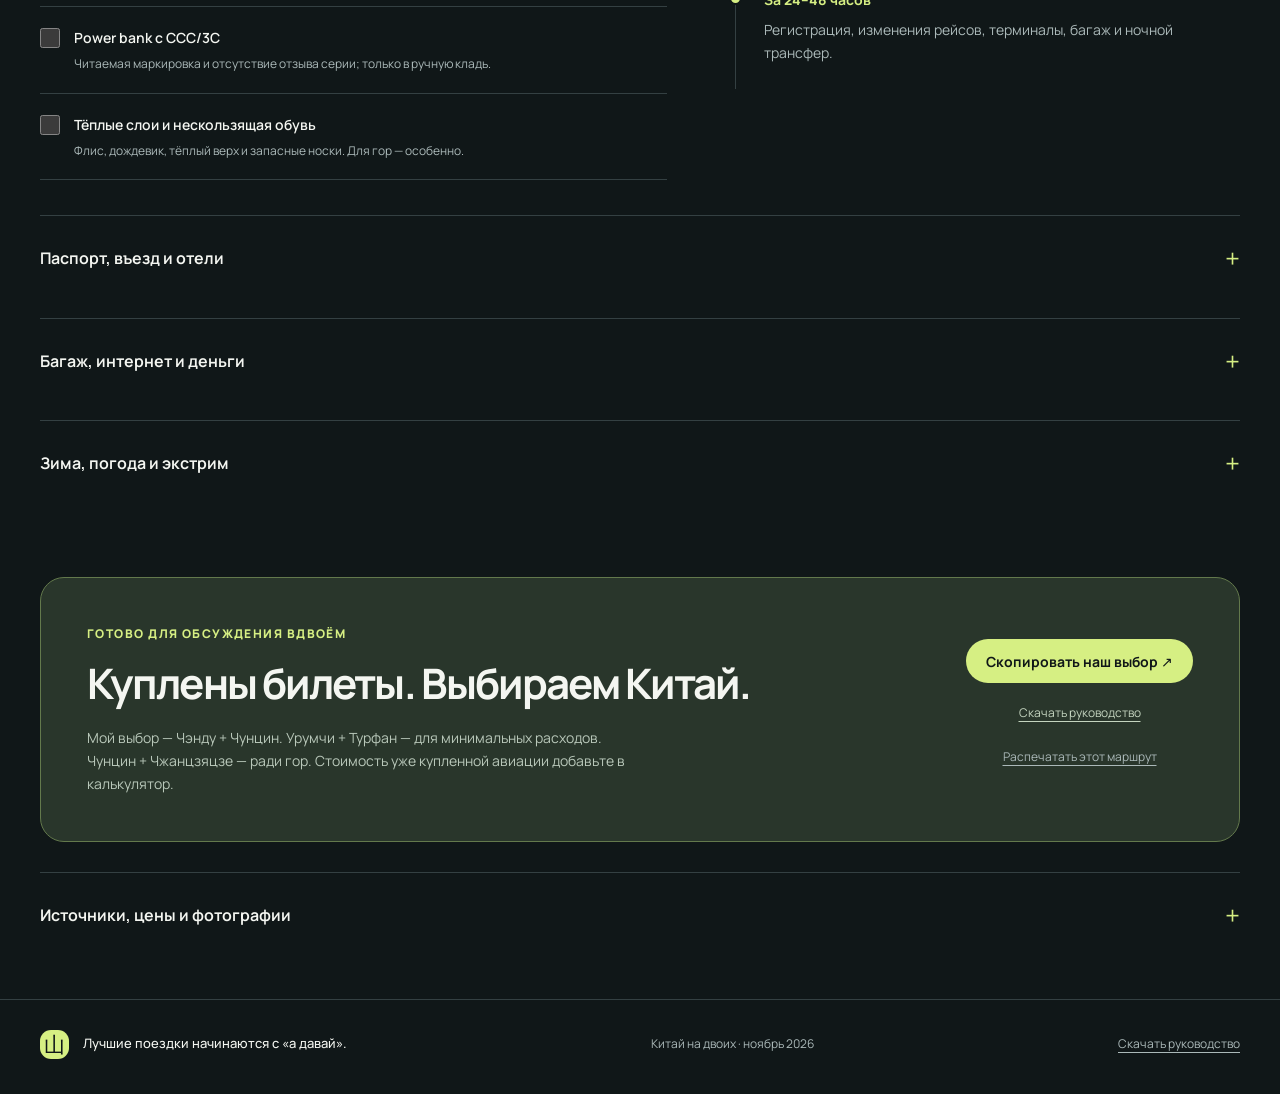
<file: flight-options.html>
<!doctype html>
<html lang="ru">
<head>
  <meta charset="UTF-8" />
  <meta name="viewport" content="width=device-width,initial-scale=1" />
  <meta name="theme-color" content="#101718" />
  <meta name="description" content="Китай на двоих из Астаны. 21 ноября — 1 декабря 2026 через Урумчи: две туристические базы, бани с ночёвкой, карта и бюджет." />
  <meta property="og:title" content="Китай, поехали? · Купленные билеты, новый маршрут" />
  <meta property="og:description" content="Два города без гонки: Чэнду и Чунцин, горы Аватара или Урумчи и Турфан. Выбираем вместе." />
  <meta property="og:type" content="website" />
  <link rel="icon" type="image/svg+xml" href="data:image/svg+xml,%3Csvg xmlns='http://www.w3.org/2000/svg' viewBox='0 0 64 64'%3E%3Crect width='64' height='64' rx='18' fill='%23101718'/%3E%3Cpath d='M12 47 27 18 36 34 42 24 54 47Z' fill='%23d6ef83'/%3E%3C/svg%3E" />
  <link rel="stylesheet" href="styles.css" />
  <link rel="stylesheet" href="rail.css" />
  <link rel="stylesheet" href="assets/vendor/leaflet.css" />
  <title>Китай, поехали? · 21 ноября — 1 декабря</title>
</head>
<body>
  <a href="#routes" class="skip-link">К выбору маршрута</a>
  <header class="topbar">
    <a class="brand" href="#top" aria-label="Китай, поехали — начало"><span class="brand-mark">山</span><span>Китай, поехали<span class="brand-dot">?</span></span></a>
    <nav aria-label="Разделы"><a href="#routes">Маршруты</a><a href="#days">По дням</a><a href="#baths">Бани</a><a href="#budget">Бюджет</a><a href="#prepare">Подготовка</a></nav>
    <button class="button subtle" id="share-top" type="button">Поделиться выбором</button>
  </header>
  <main id="top"><div class="shell"><p class="rail-fact" style="margin-top:24px">Это предыдущий план с внутренними перелётами; тарифы проверялись 10 октября. <a href="index.html" class="text-link">Открыть новый план на скоростных поездах от 28 октября →</a></p></div>
    <section class="intro shell">
      <div><p class="eyebrow">ASTANA → URUMQI / 21 NOV → 1 DEC 2026</p><h1>Два города.<br/><span>Больше самого Китая.</span></h1><p class="intro-copy">Билеты в Урумчи уже куплены. Теперь выбираем два города, в которых хочется остаться. Сравниваем дорогу, впечатления и ночь в китайской бане.</p></div>
      <div class="trip-stamp"><span>НА ЧЕЛОВЕКА</span><strong>500<span>тыс. ₸</span></strong><div><span>2 друга</span><span>22–30 ноября</span><span>1 приключение</span></div></div>
    </section>
    <section class="shell routes-section" id="routes">
      <div class="section-heading"><div><p class="eyebrow">01 / ВЫБИРАЕМ ХАРАКТЕР ПОЕЗДКИ</p><h2>Два города. Три варианта.</h2></div><p>Сравнивайте весь путь,<br/>а не один дешёвый билет.</p></div>
      <div class="route-choices" id="route-choices" role="group" aria-label="Выбор пары городов"></div>
      <div id="route-spotlight" class="route-spotlight"></div>
      <aside id="crew" class="expedition-crew" aria-label="Начальник экспедиции">
        <div class="crew-photo"><span class="crew-orbit" aria-hidden="true">出发</span><img src="assets/friend-sticker.png" alt="Наш друг — начальник экспедиции" width="1193" height="1293"><span class="crew-stamp">К ВЫЛЕТУ ГОТОВ*</span></div>
        <div class="crew-speech"><span class="crew-title">НАЧАЛЬНИК ЭКСПЕДИЦИИ</span><p id="crew-quote" aria-live="polite">Я просто спросил: «А давай в Китай?» Теперь у нас целая экспедиция.</p><span class="crew-footnote">*Морально. Рюкзак ещё не собран.</span></div>
        <button class="button subtle" id="crew-advice" type="button">Совет от бро ↻</button>
      </aside>
      <div class="source-note"><span class="note-symbol">i</span><p>Обновлено 10 октября 2026 под купленные Астана ↔ Урумчи: 21 ноября — 1 декабря. Новые авиацены на 2 взрослых, показаны на человека. Цена купленных билетов пока неизвестна: суммы маршрутов показывают дополнительные расходы. Жильё и местные расходы — смета; ноябрьские поезда ещё не продаются.</p></div>
    </section>
    <div id="planner-content" class="shell"></div>
  </main>
  <footer class="shell footer"><div><span class="brand-mark">山</span><b>Лучшие поездки начинаются с «а давай».</b></div><p>Китай на двоих · ноябрь 2026</p><a href="guide-21-november.md" download>Скачать руководство</a></footer>
  <noscript><p class="shell">Для интерактивного выбора включите JavaScript или <a href="guide-21-november.md">откройте текстовое руководство</a>.</p></noscript>
  <div id="toast" class="toast" role="status" aria-live="polite"></div>
  <script defer src="assets/vendor/leaflet.js"></script>
  <script type="module" src="app.js"></script>
</body>
</html>
</file>
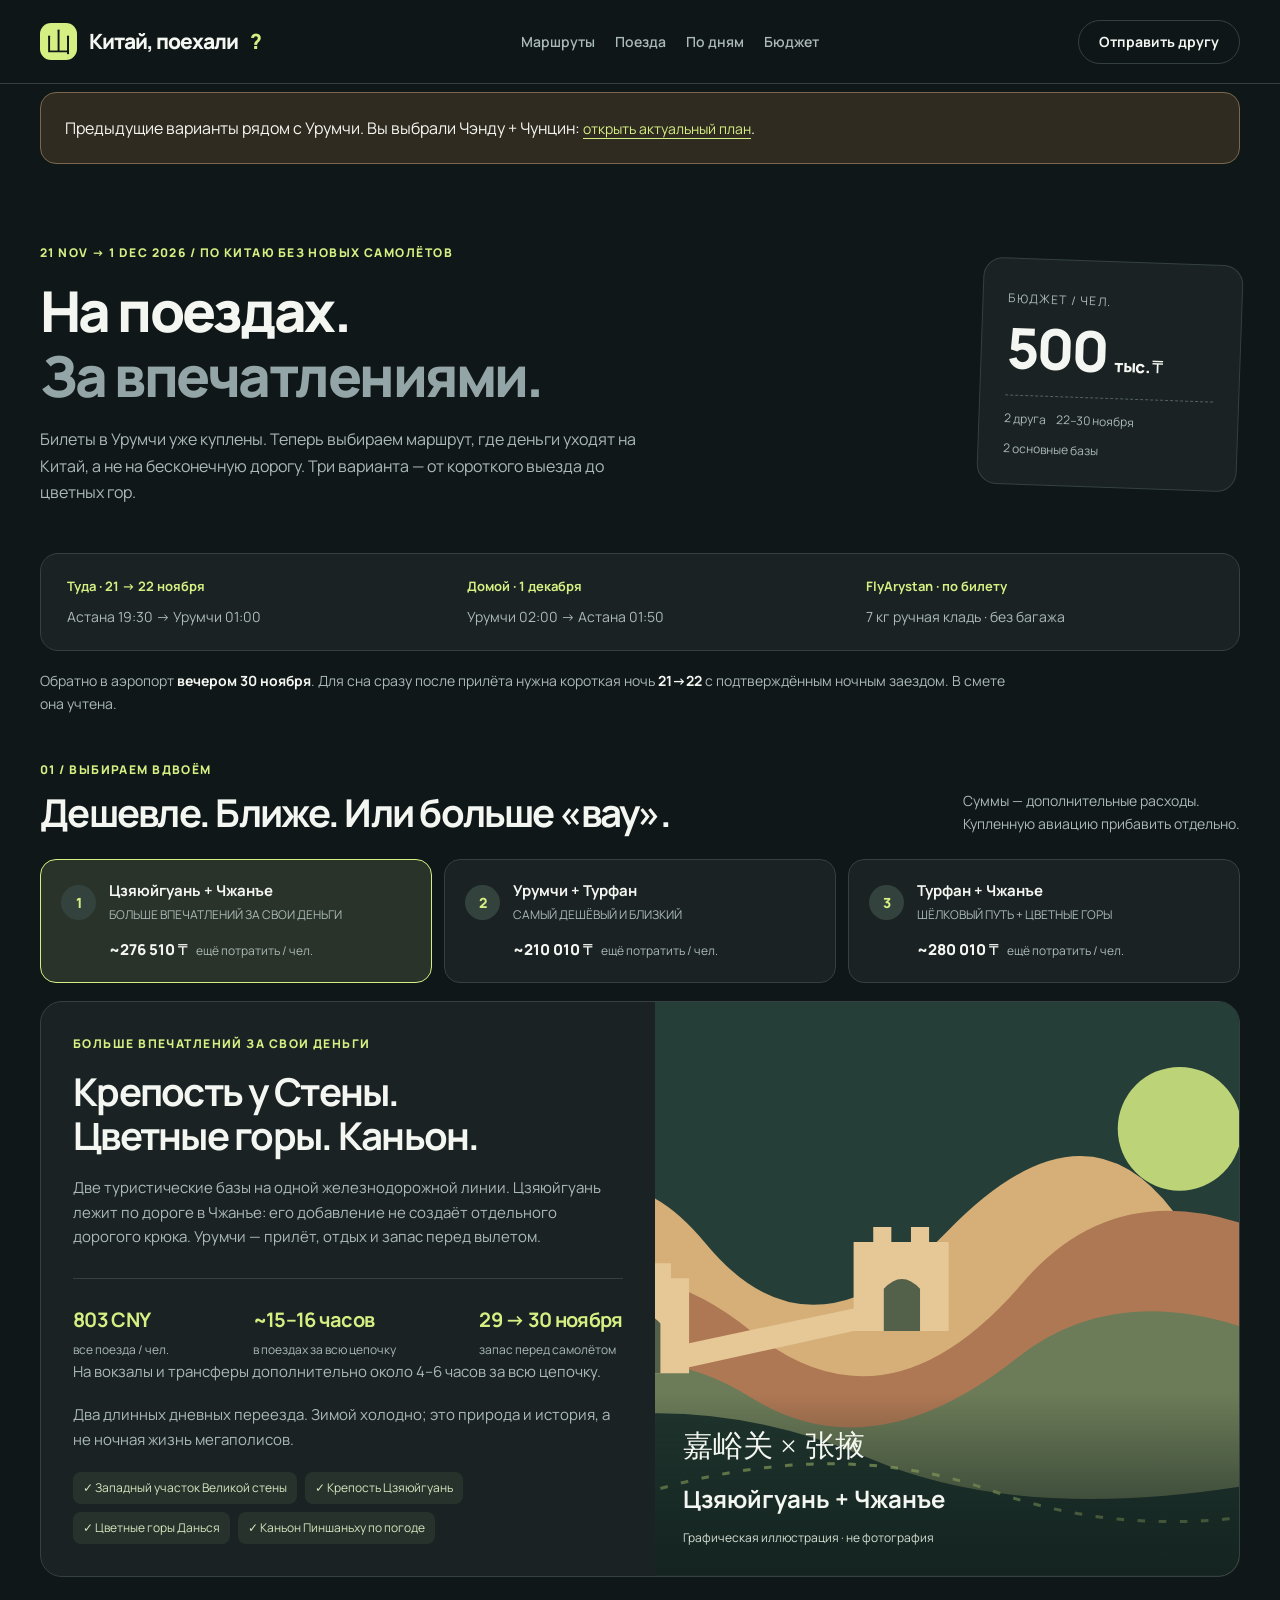
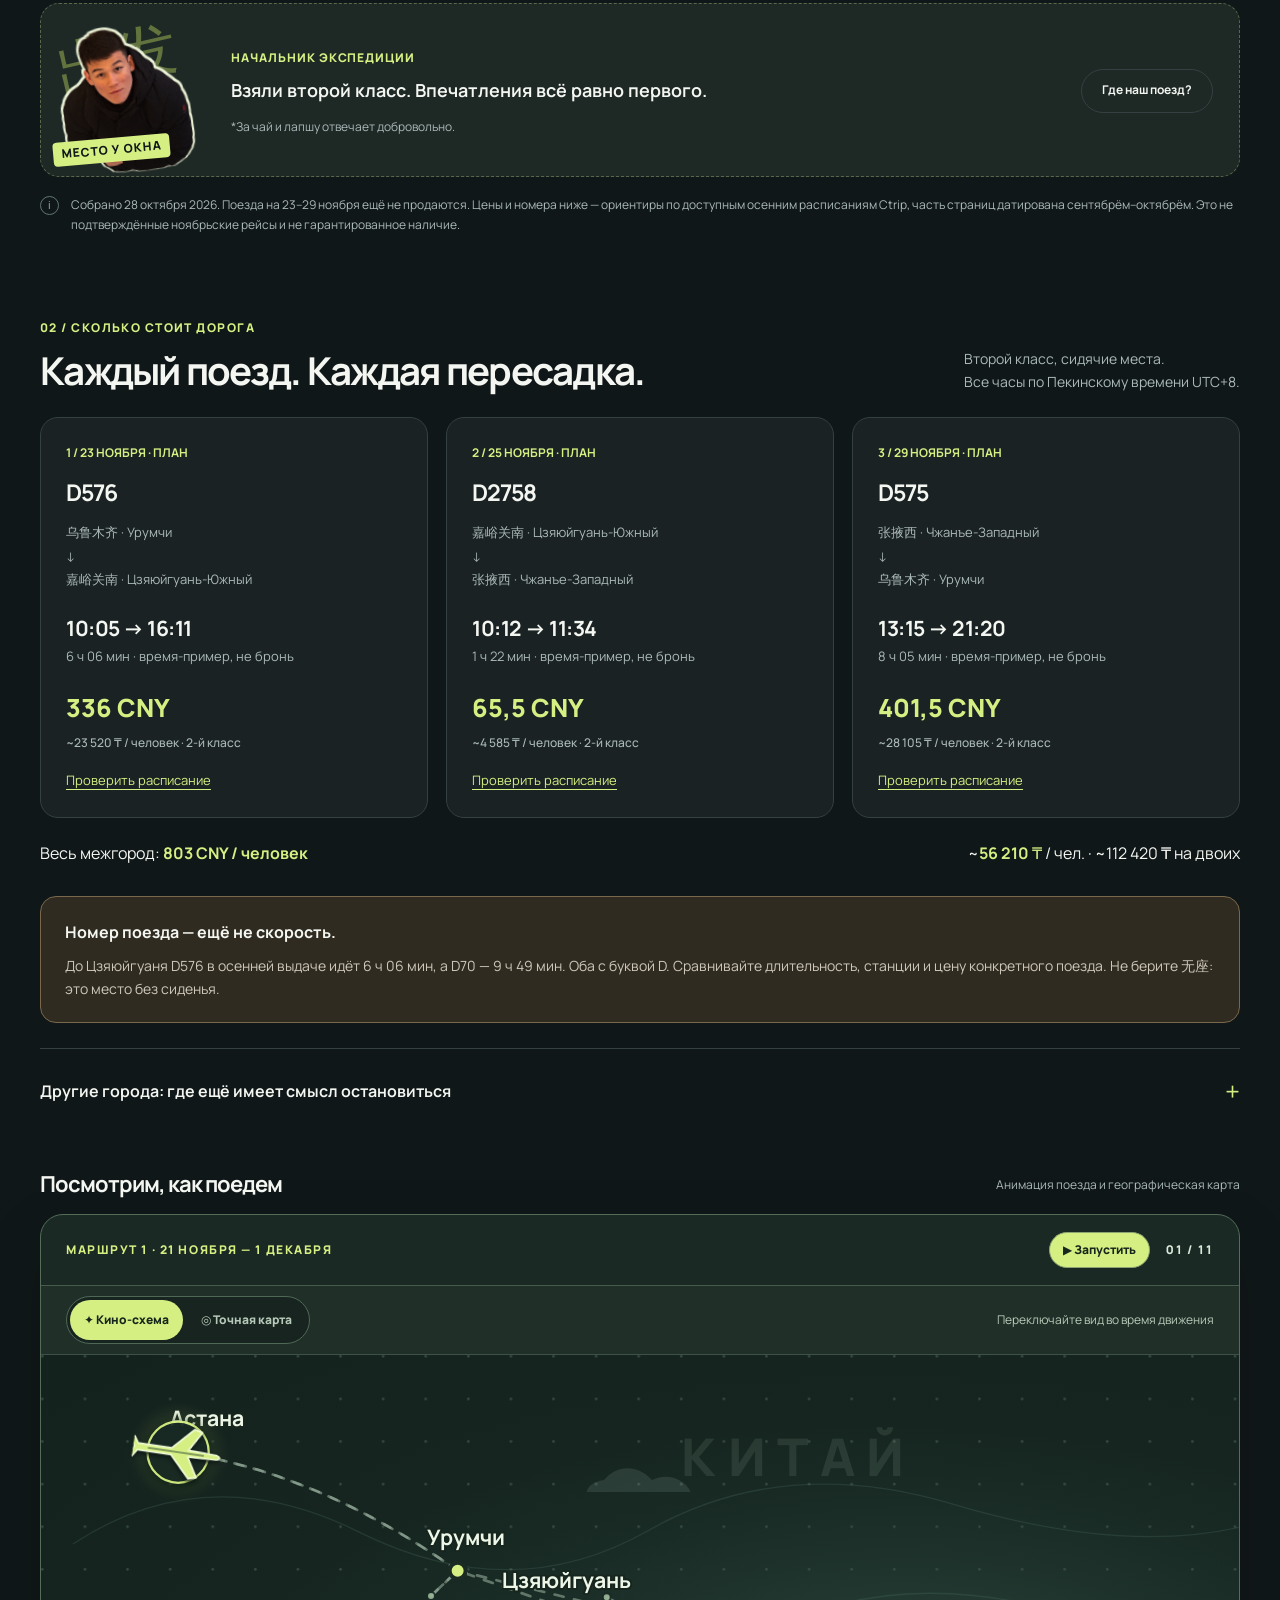
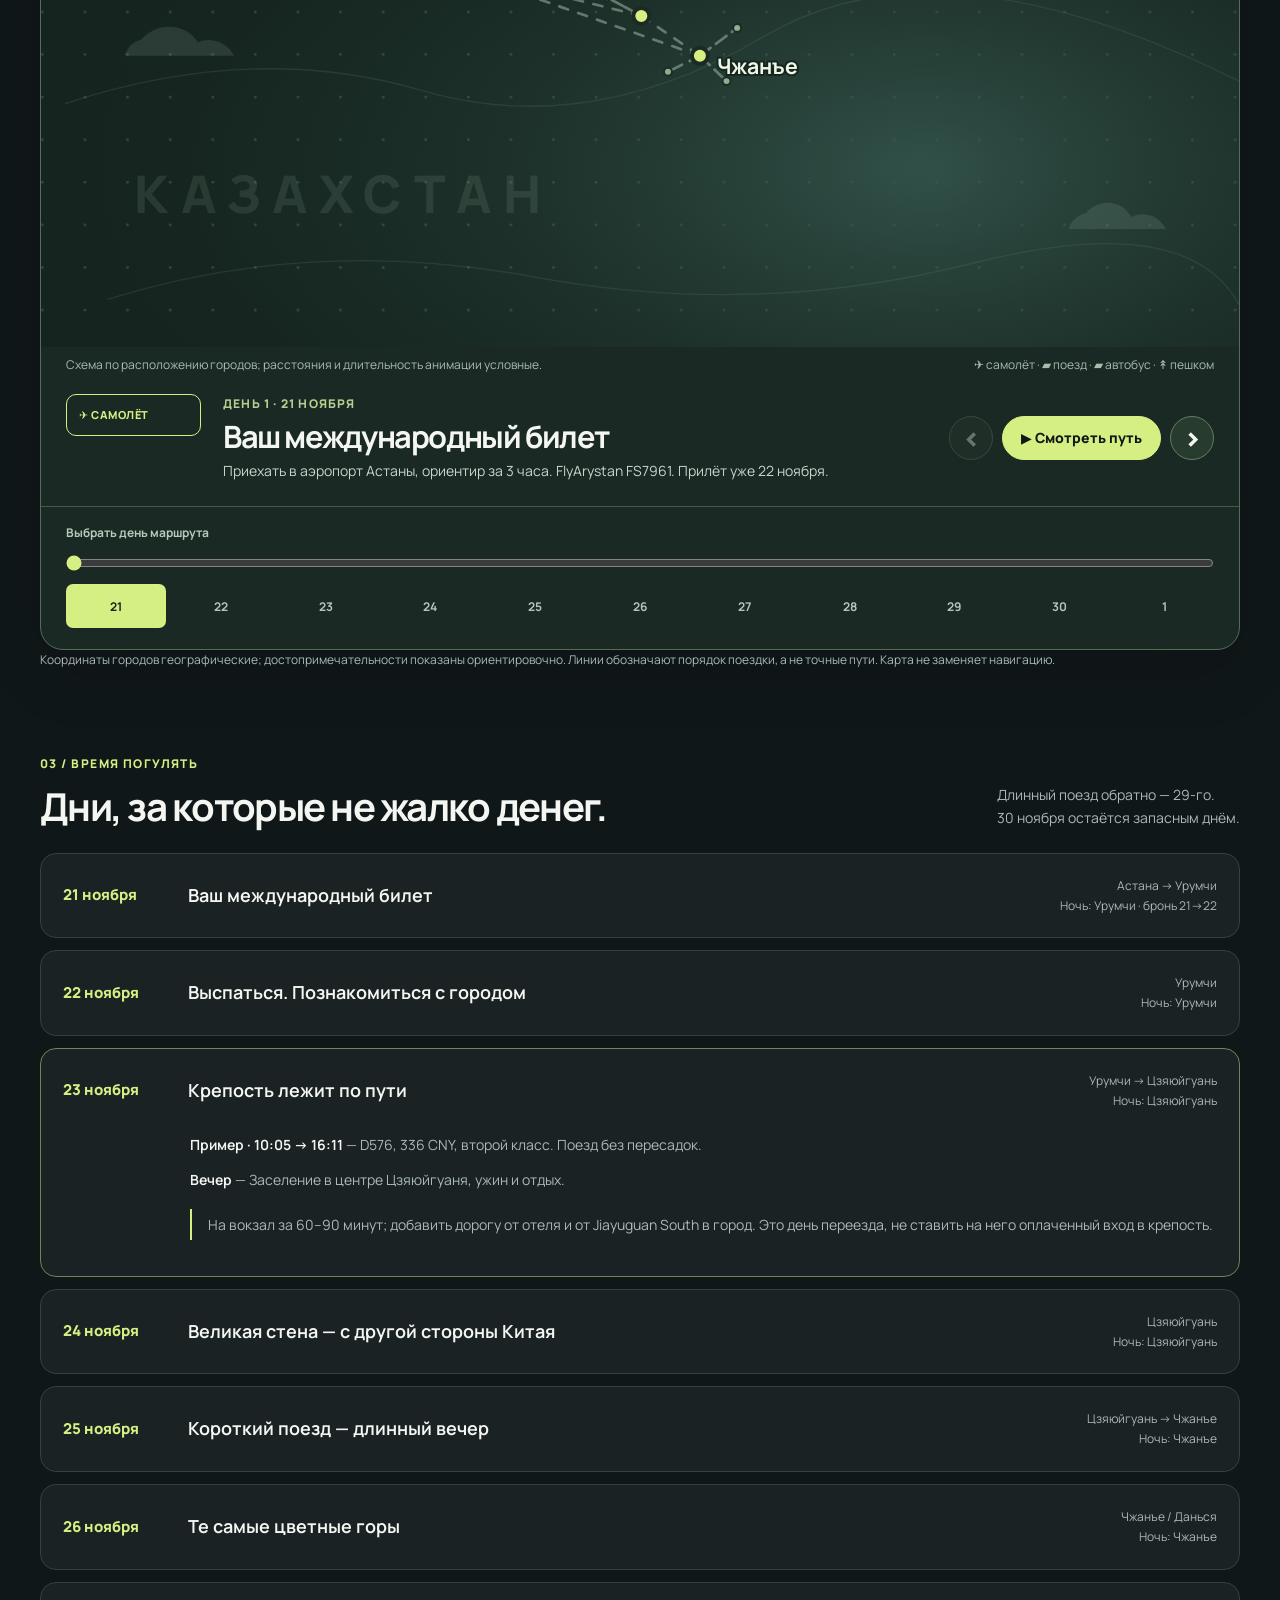
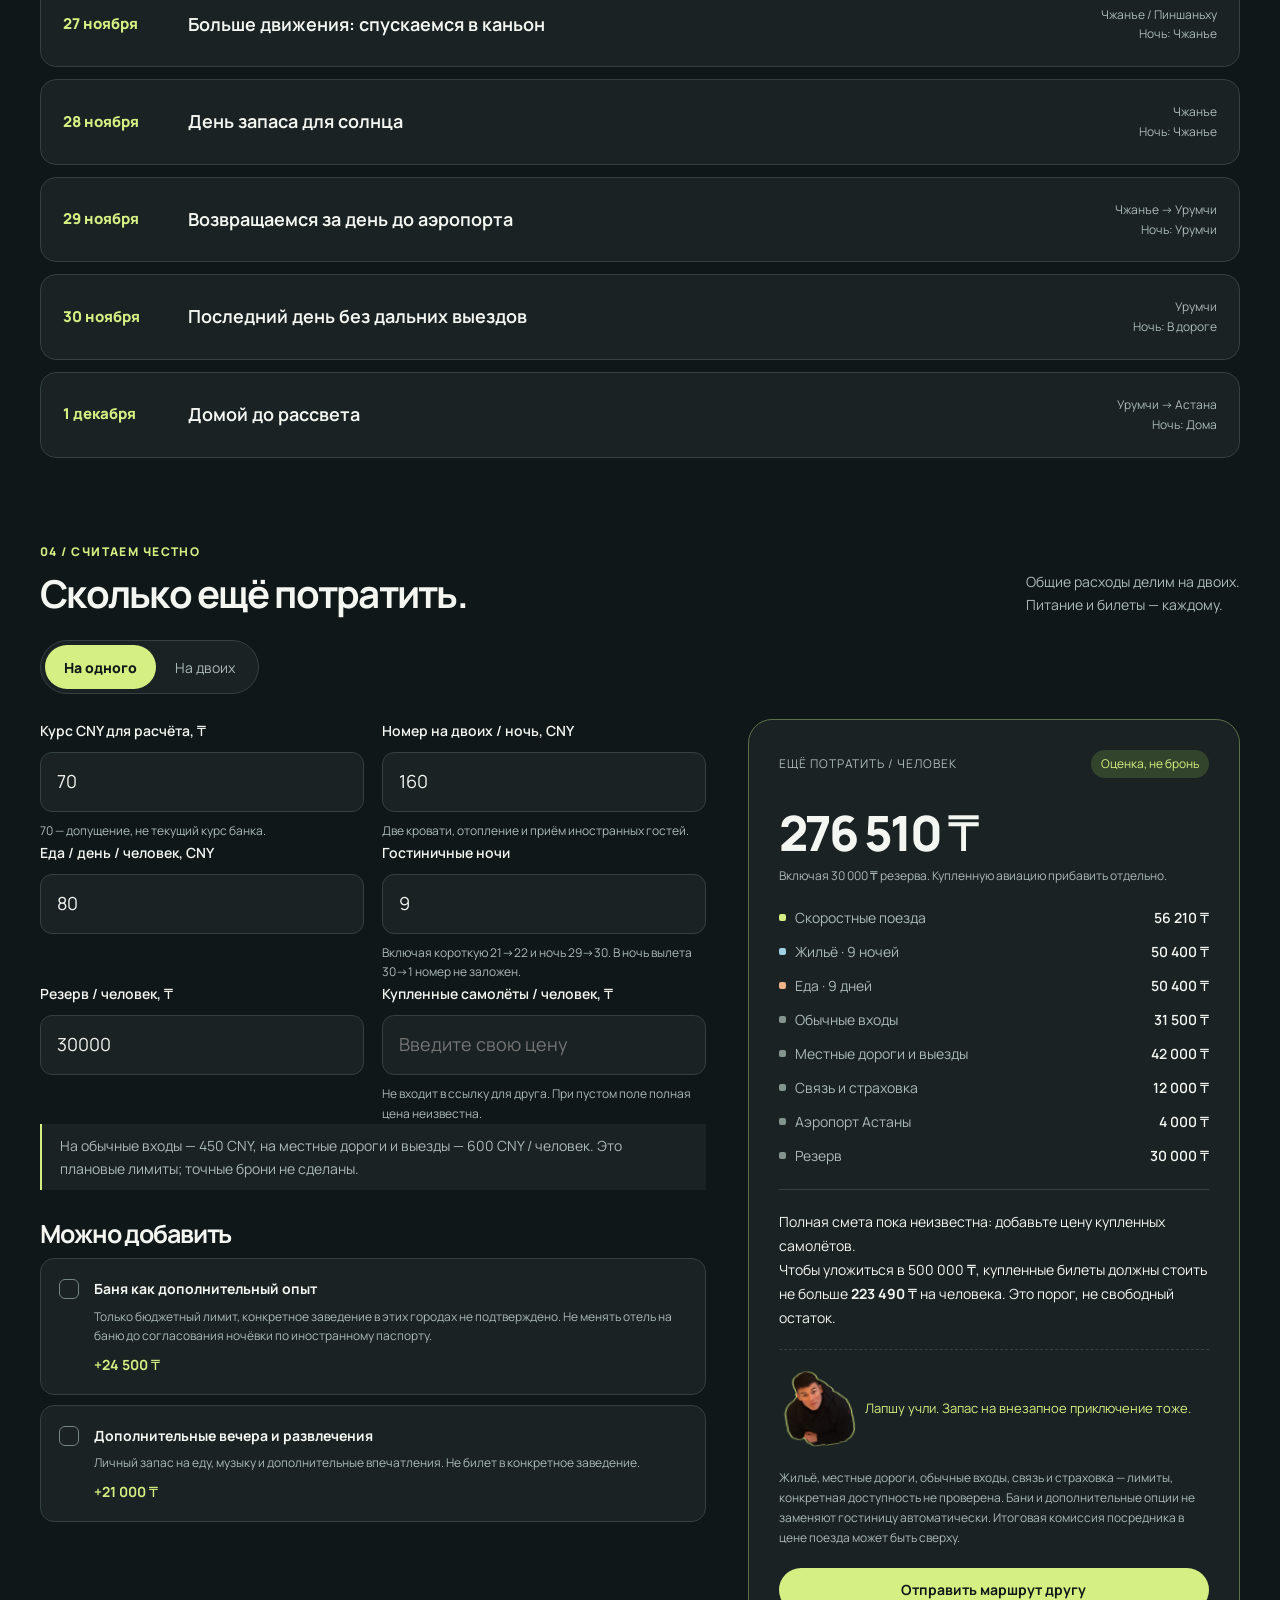
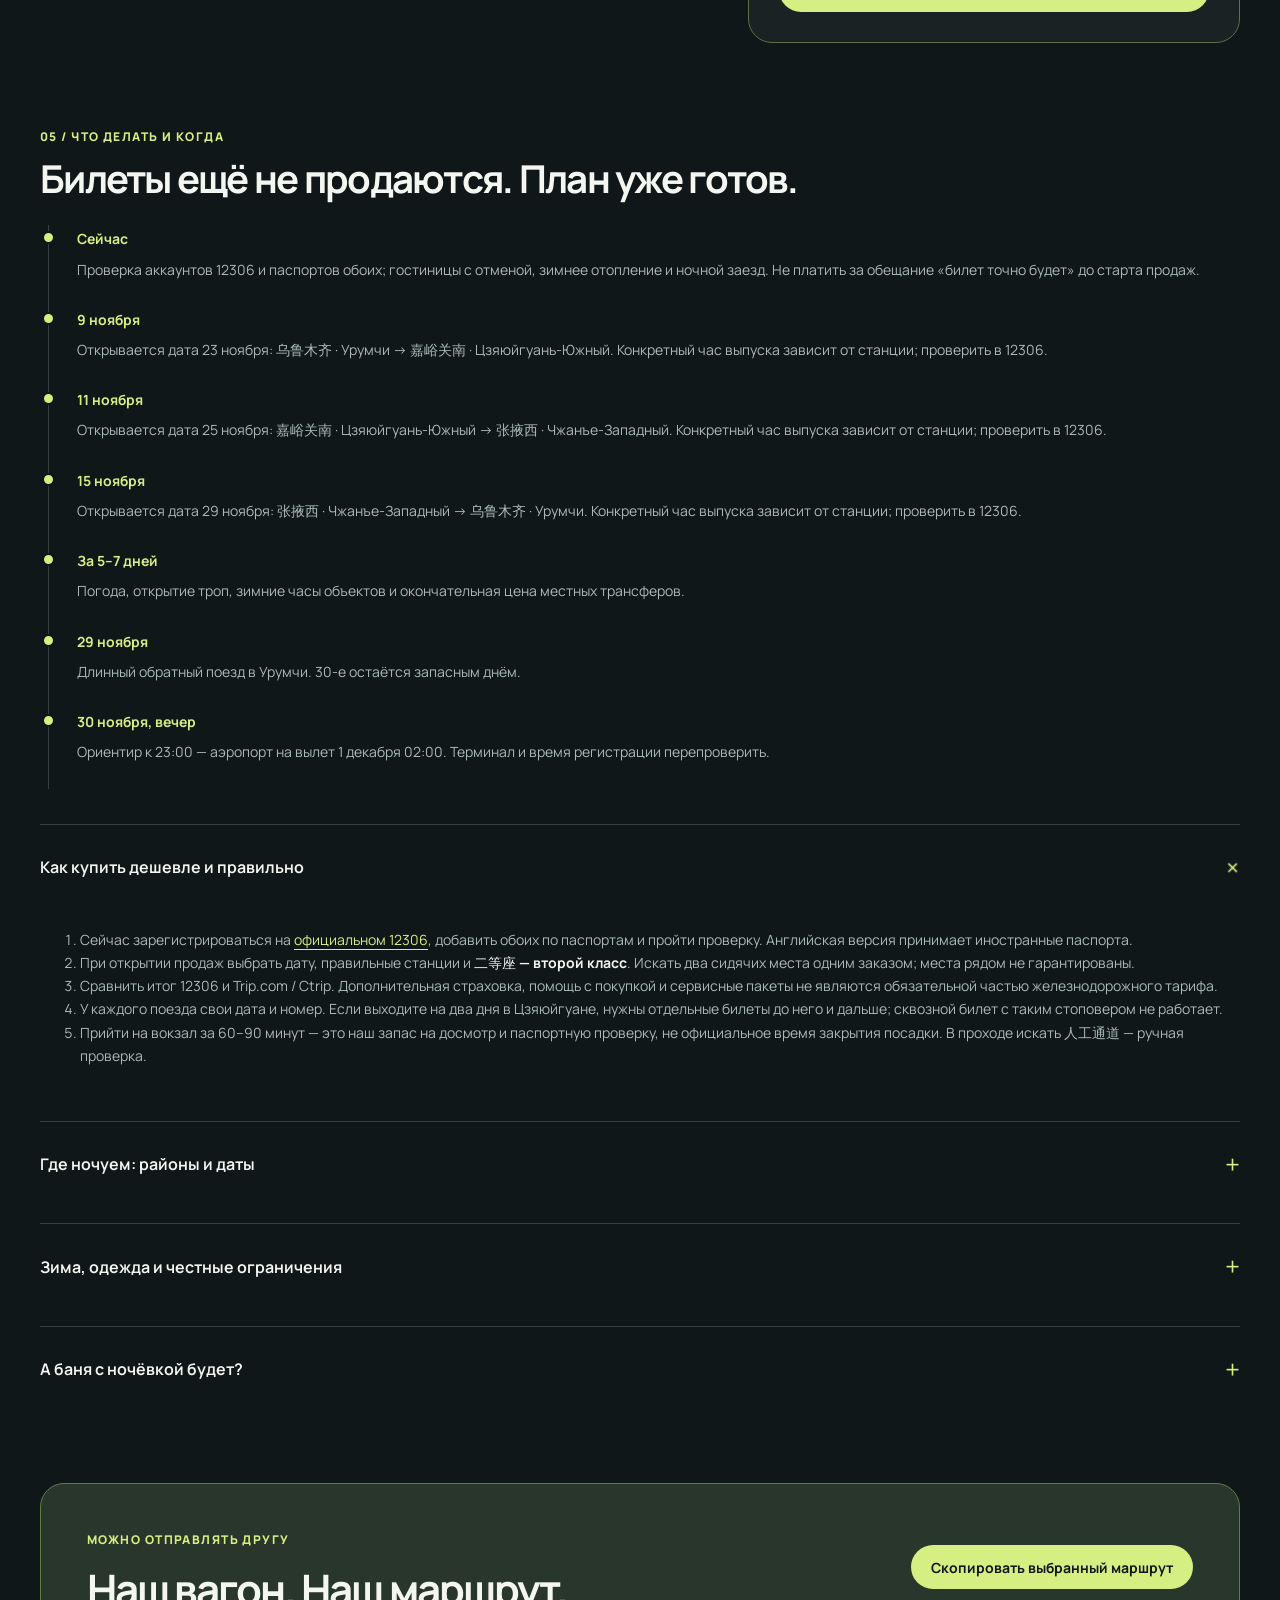
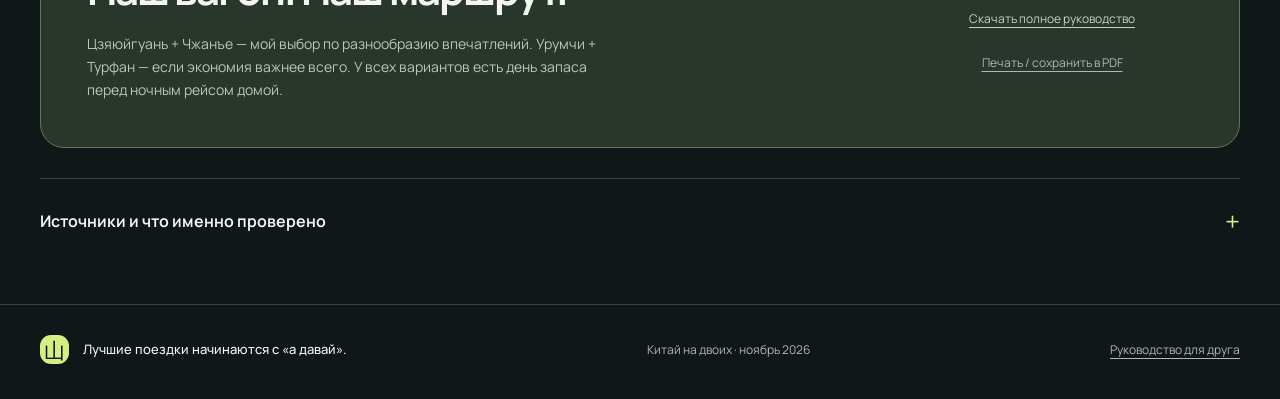
<file: nearby-rail-options.html>
<!doctype html>
<html lang="ru">
<head>
<meta charset="UTF-8"><meta name="viewport" content="width=device-width,initial-scale=1">
<meta name="theme-color" content="#101718"><meta name="description" content="Китай на скоростных поездах: Урумчи, Турфан, Цзяюйгуань и Чжанъе. 21 ноября — 1 декабря 2026. Сравнение цены, времени и впечатлений для двух друзей.">
<meta property="og:title" content="Китай, поехали? · Теперь на поездах"><meta property="og:description" content="Три маршрута: минимум дороги, западная Великая стена или цветные горы. Выбираем вместе."><meta property="og:type" content="website">
<link rel="stylesheet" href="styles.css"><link rel="stylesheet" href="rail.css"><link rel="stylesheet" href="assets/vendor/leaflet.css">
<title>Китай, поехали? · На скоростных поездах</title>
</head>
<body>
<a class="skip-link" href="#options">К выбору маршрута</a>
<header class="topbar"><a class="brand" href="#top"><span class="brand-mark">山</span>Китай, поехали<span class="brand-dot">?</span></a><nav aria-label="Разделы"><a href="#options">Маршруты</a><a href="#trains">Поезда</a><a href="#days">По дням</a><a href="#budget">Бюджет</a></nav><button class="button subtle" id="rail-share-top">Отправить другу</button></header>
<main class="shell" id="top"><p class="rail-warning">Предыдущие варианты рядом с Урумчи. Вы выбрали Чэнду + Чунцин: <a class="text-link" href="index.html">открыть актуальный план</a>.</p>
<section class="intro"><div><p class="eyebrow">21 NOV → 1 DEC 2026 / ПО КИТАЮ БЕЗ НОВЫХ САМОЛЁТОВ</p><h1>На поездах.<br><span>За впечатлениями.</span></h1><p class="intro-copy">Билеты в Урумчи уже куплены. Теперь выбираем маршрут, где деньги уходят на Китай, а не на бесконечную дорогу. Три варианта — от короткого выезда до цветных гор.</p></div><div class="trip-stamp"><span>БЮДЖЕТ / ЧЕЛ.</span><strong>500<span>тыс. ₸</span></strong><div><span>2 друга</span><span>22–30 ноября</span><span>2 основные базы</span></div></div></section>
<div class="rail-ticket-strip"><span><b>Туда · 21 → 22 ноября</b>Астана 19:30 → Урумчи 01:00</span><span><b>Домой · 1 декабря</b>Урумчи 02:00 → Астана 01:50</span><span><b>FlyArystan · по билету</b>7 кг ручная кладь · без багажа</span></div>
<p class="rail-fact">Обратно в аэропорт <b>вечером 30 ноября</b>. Для сна сразу после прилёта нужна короткая ночь <b>21→22</b> с подтверждённым ночным заездом. В смете она учтена.</p>
<section id="options" class="block compact-block"><div class="section-heading"><div><p class="eyebrow">01 / ВЫБИРАЕМ ВДВОЁМ</p><h2>Дешевле. Ближе. Или больше «вау».</h2></div><p>Суммы — дополнительные расходы.<br>Купленную авиацию прибавить отдельно.</p></div><div class="route-choices" id="rail-choices" role="group" aria-label="Выбор поездного маршрута"></div><div id="rail-spotlight" class="route-spotlight"></div>
<aside class="expedition-crew"><div class="crew-photo"><span class="crew-orbit" aria-hidden="true">出发</span><img src="assets/friend-sticker.png" width="1193" height="1293" alt="Начальник экспедиции"><span class="crew-stamp">МЕСТО У ОКНА</span></div><div class="crew-speech"><span class="crew-title">НАЧАЛЬНИК ЭКСПЕДИЦИИ</span><p id="rail-quote"></p><span class="crew-footnote">*За чай и лапшу отвечает добровольно.</span></div><a class="button subtle" href="#trains">Где наш поезд?</a></aside>
<div class="source-note"><span class="note-symbol">i</span><p>Собрано 28 октября 2026. Поезда на 23–29 ноября ещё не продаются. Цены и номера ниже — ориентиры по доступным осенним расписаниям Ctrip, часть страниц датирована сентябрём–октябрём. Это не подтверждённые ноябрьские рейсы и не гарантированное наличие.</p></div></section>
<section class="block" id="trains"><div class="section-heading"><div><p class="eyebrow">02 / СКОЛЬКО СТОИТ ДОРОГА</p><h2>Каждый поезд. Каждая пересадка.</h2></div><p>Второй класс, сидячие места.<br>Все часы по Пекинскому времени UTC+8.</p></div><div id="rail-legs" class="rail-leg-grid"></div><div id="rail-sum" class="rail-sum"></div><div class="rail-warning"><b>Номер поезда — ещё не скорость.</b><p>До Цзяюйгуаня D576 в осенней выдаче идёт 6 ч 06 мин, а D70 — 9 ч 49 мин. Оба с буквой D. Сравнивайте длительность, станции и цену конкретного поезда. Не берите 无座: это место без сиденья.</p></div>
<details class="accordion"><summary>Другие города: где ещё имеет смысл остановиться<span class="plus">+</span></summary><div class="details-body table-scroll"><table class="data-table"><thead><tr><th>Из Урумчи</th><th>Скоростной / в одну сторону</th><th>Ориентир 2-го класса</th><th>Зачем ехать</th></tr></thead><tbody><tr><td>Турфан-Северный</td><td>~1 час</td><td>51,5 CNY</td><td>Близкий и дешёвый: Цзяохэ, кяризы, еда.</td></tr><tr><td>Хами</td><td>~2 ч 43 мин – 3 ч 06 мин</td><td>166,5 CNY</td><td>Можно остановиться по пути, но ради одной остановки менять отель необязательно. Большие выезды требуют транспорта.</td></tr><tr><td>Цзяюйгуань-Южный</td><td>~6–7 часов</td><td>336 CNY</td><td>Крепость и западная часть системы Великой стены.</td></tr><tr><td>Чжанъе-Западный</td><td>~7,5–8,5 часа</td><td>401,5 CNY</td><td>Цветные горы и каньон. Уже длинный дневной переезд.</td></tr></tbody></table><p class="meta">Это сравнение осенних расписаний, не билеты на ноябрь. Сиань, Чэнду и Чунцин не добавляем к этой поездной цепочке: дорога станет заметно длиннее. Кашгар и Инин не выдаём за короткие поездки по высокоскоростной линии.</p></div></details></section>
<section class="journey-section" id="journey-section"><div class="minor-heading"><h3>Посмотрим, как поедем</h3><span class="meta">Анимация поезда и географическая карта</span></div><div id="trip-animation" class="trip-animation"></div><p class="meta">Координаты городов географические; достопримечательности показаны ориентировочно. Линии обозначают порядок поездки, а не точные пути. Карта не заменяет навигацию.</p></section>
<section class="block" id="days"><div class="section-heading"><div><p class="eyebrow">03 / ВРЕМЯ ПОГУЛЯТЬ</p><h2>Дни, за которые не жалко денег.</h2></div><p>Длинный поезд обратно — 29-го.<br>30 ноября остаётся запасным днём.</p></div><div class="rail-day-list" id="rail-days"></div></section>
<section class="block" id="budget"><div class="section-heading"><div><p class="eyebrow">04 / СЧИТАЕМ ЧЕСТНО</p><h2>Сколько ещё потратить.</h2></div><p>Общие расходы делим на двоих.<br>Питание и билеты — каждому.</p></div><div class="segmented" role="group" aria-label="Показать смету"><button type="button" data-rail-scope="1" aria-pressed="true" class="active">На одного</button><button type="button" data-rail-scope="2" aria-pressed="false">На двоих</button></div><div class="budget-layout"><div class="budget-editor"><div class="control-pair"><div><label for="rail-fx">Курс CNY для расчёта, ₸</label><input id="rail-fx" type="number" min="50" max="100" value="70"><p class="input-help">70 — допущение, не текущий курс банка.</p></div><div><label for="rail-room">Номер на двоих / ночь, CNY</label><input id="rail-room" type="number" min="80" max="600" value="160"><p class="input-help">Две кровати, отопление и приём иностранных гостей.</p></div></div><div class="control-pair"><div><label for="rail-food">Еда / день / человек, CNY</label><input id="rail-food" type="number" min="30" max="250" value="80"></div><div><label for="rail-nights">Гостиничные ночи</label><input id="rail-nights" type="number" min="0" max="12" value="9" step="1"><p class="input-help">Включая короткую 21→22 и ночь 29→30. В ночь вылета 30→1 номер не заложен.</p></div></div><div class="control-pair"><div><label for="rail-reserve">Резерв / человек, ₸</label><input id="rail-reserve" type="number" min="0" max="150000" step="5000" value="30000"></div><div><label for="rail-paid">Купленные самолёты / человек, ₸</label><input id="rail-paid" type="number" min="0" max="1000000" placeholder="Введите свою цену"><p class="input-help">Не входит в ссылку для друга. При пустом поле полная цена неизвестна.</p></div></div><p id="rail-budget-assumptions" class="quiet-note"></p><h3>Можно добавить</h3><div id="rail-extras" class="extras"></div></div><aside class="budget-result"><div class="budget-result-top"><span id="rail-budget-scope">ЕЩЁ ПОТРАТИТЬ / ЧЕЛ.</span><span class="budget-badge">Оценка, не бронь</span></div><div class="budget-total" id="rail-total" aria-live="polite"></div><p id="rail-reserve-note"></p><div class="budget-breakdown" id="rail-breakdown"></div><div class="rail-full-total" id="rail-full-total"></div><div class="budget-bro"><img src="assets/friend-sticker.png" width="72" height="80" alt=""><p>Лапшу учли. Запас на внезапное приключение тоже.</p></div><p class="budget-disclaimer">Жильё, местные дороги, обычные входы, связь и страховка — лимиты, конкретная доступность не проверена. Бани и дополнительные опции не заменяют гостиницу автоматически. Итоговая комиссия посредника в цене поезда может быть сверху.</p><button class="button wide" id="rail-share-budget">Отправить маршрут другу</button></aside></div></section>
<section class="block" id="booking"><div class="section-heading"><div><p class="eyebrow">05 / ЧТО ДЕЛАТЬ И КОГДА</p><h2>Билеты ещё не продаются. План уже готов.</h2></div></div><div id="rail-calendar" class="calendar"></div><div class="practical-grid"><details class="accordion" open><summary>Как купить дешевле и правильно<span class="plus">+</span></summary><div class="details-body"><ol><li>Сейчас зарегистрироваться на <a class="text-link" href="https://www.12306.cn/en/" target="_blank" rel="noopener">официальном 12306</a>, добавить обоих по паспортам и пройти проверку. Английская версия принимает иностранные паспорта.</li><li>При открытии продаж выбрать дату, правильные станции и <b>二等座 — второй класс</b>. Искать два сидячих места одним заказом; места рядом не гарантированы.</li><li>Сравнить итог 12306 и Trip.com / Ctrip. Дополнительная страховка, помощь с покупкой и сервисные пакеты не являются обязательной частью железнодорожного тарифа.</li><li>У каждого поезда свои дата и номер. Если выходите на два дня в Цзяюйгуане, нужны отдельные билеты до него и дальше; сквозной билет с таким стоповером не работает.</li><li>Прийти на вокзал за 60–90 минут — это наш запас на досмотр и паспортную проверку, не официальное время закрытия посадки. В проходе искать 人工通道 — ручная проверка.</li></ol></div></details><details class="accordion"><summary>Где ночуем: районы и даты<span class="plus">+</span></summary><div class="details-body"><p>160 CNY за номер на двоих — целевая цена поиска, а не найденная бронь. Нужны две кровати, отопление, оформление иностранных гостей и подтверждённый час заезда. Для Урумчи в первую короткую ночь — ночной трансфер.</p><div id="rail-hotels" class="table-scroll"></div><p>В Турфане жить в центре, не возле далёкого северного вокзала. В Чжанъе — центр / район храма Большого Будды. В Цзяюйгуане — центр с удобной дорогой к объектам. Заранее попросить отель помочь сравнить общий автомобиль на двоих и местную экскурсию; сравнивать итог с входами и обратной дорогой.</p></div></details><details class="accordion"><summary>Зима, одежда и честные ограничения<span class="plus">+</span></summary><div class="details-body"><p>Нужны тёплый верх, флис, шапка, перчатки, нескользящая обувь и запасные носки. Всё должно войти в купленные 7 кг ручной клади; тяжёлую одежду удобно надеть в дорогу. Поезда допускают больше багажа, но обратный самолёт всё равно ограничивает вас.</p><p>В каньоне лестницы и перепад высоты; при льду и закрытии проходов меняем день на город. Цветные горы лучше видны при подходящем свете, снег может изменить картину. Конкретного прогноза ещё нет. Точные зимние часы и рабочий вход проверить за 5–7 дней.</p><p>У Данься с 2026 года опубликован базовый вход 70 CNY, внутренний автобус отдельно. У Цзяюйгуаня известны сезонные тарифы и подарочные входы на тот же день; зимнюю скидку не обещаем. Транспорт к природным местам — существенная статья, не «бесплатное приложение» к дешёвому поезду.</p></div></details><details class="accordion"><summary>А баня с ночёвкой будет?<span class="plus">+</span></summary><div class="details-body"><p>Для выбранных городов не найден достаточно подтверждённый пакет с текущей ценой и оформлением ночёвки по паспортам Казахстана. Поэтому баня не включена в обязательный план. FUFU в Чэнду и Qianxi в Чунцине находятся далеко от этого маршрута; ехать к ним специально ради экономии невыгодно.</p><p>В калькулятор можно добавить запас на местную баню, но это не билет. До отмены отеля подтвердить цену, срок пребывания, питание, ночную доплату и регистрацию по иностранному паспорту. Ночёвка может означать общее кресло, а массаж и отдельная комната — доплату.</p><p class="chinese">我们持哈萨克斯坦护照。可以用护照登记并过夜吗？套餐包含几小时、哪些餐食和过夜费？</p><p>«У нас паспорта Казахстана. Можно зарегистрироваться и ночевать по ним? Сколько часов, какие блюда и ночные сборы входят в пакет?»</p></div></details></div></section>
<section class="final-card"><div><p class="eyebrow">МОЖНО ОТПРАВЛЯТЬ ДРУГУ</p><h2>Наш вагон. Наш маршрут.</h2><p>Цзяюйгуань + Чжанъе — мой выбор по разнообразию впечатлений. Урумчи + Турфан — если экономия важнее всего. У всех вариантов есть день запаса перед ночным рейсом домой.</p></div><div><button class="button" id="rail-share-bottom">Скопировать выбранный маршрут</button><a class="pdf-link" href="rail-guide.md" download>Скачать полное руководство</a><button class="reset-button" id="rail-print">Печать / сохранить в PDF</button></div></section>
<details class="accordion"><summary>Источники и что именно проверено<span class="plus">+</span></summary><div class="details-body"><p>Проверка 28 октября 2026: доступны осенние расписания Ctrip, а не продажи на конец ноября. Оба направления Турфана проверены по осенним спискам: по 51,5 CNY. Ноябрьские билеты пока не продаются. Расписание, цена и комиссии окончательно проверяются при продаже.</p><div id="rail-sources" class="source-links"></div><p>Часы из международного билета перенесены в план. Сам файл билета и данные пассажира на сайт не загружаются. Расчётный курс 70 ₸/CNY — допущение. Цена уже оплаченных перелётов вводится вручную и не передаётся в ссылке для друга.</p><p>Фон с горами и крепостью — графическая иллюстрация. Стикер друга сохранён из предыдущей версии по вашей просьбе; реплики шуточные. Геокарта: Leaflet и OpenStreetMap с атрибуцией.</p><p><a class="text-link" href="flight-options.html">Предыдущая версия с внутренними перелётами</a> — тарифы там проверялись 10 октября и сейчас не обновлялись.</p></div></details>
</main>
<footer class="shell footer"><div><span class="brand-mark">山</span><b>Лучшие поездки начинаются с «а давай».</b></div><p>Китай на двоих · ноябрь 2026</p><a href="rail-guide.md" download>Руководство для друга</a></footer>
<dialog class="share-dialog" id="rail-share-dialog"><button class="dialog-close" aria-label="Закрыть">×</button><h2>Ссылка для друга</h2><p>Маршрут и настройки сметы в ссылке; цена ваших купленных самолётов не включается. Автоматической синхронизации между вами нет.</p><input id="rail-share-url" readonly aria-label="Ссылка на выбранный маршрут"></dialog>
<div id="toast" class="toast" role="status" aria-live="polite"></div>
<noscript><p class="shell">Для выбора включите JavaScript или <a href="rail-guide.md">откройте полное руководство</a>.</p></noscript>
<script defer src="assets/vendor/leaflet.js"></script><script type="module" src="rail.js"></script>
</body></html>
</file>
<file: styles.css>
@import url('https://fonts.googleapis.com/css2?family=Manrope:wght@400;500;600;650;700;800&display=swap');
:root{--bg:#101718;--panel:#1a2223;--panel2:#202a2b;--line:#344042;--text:#f4f6f1;--muted:#abb9b9;--accent:#d6ef83;--purple:#c0b8f6;--blue:#9fd0e1;--orange:#eeb388;--red:#ffb2a6;--radius:22px;color-scheme:dark;font-family:Manrope,Arial,sans-serif;font-synthesis:none}
*{box-sizing:border-box}html{scroll-behavior:auto;scroll-padding-top:95px}body{margin:0;background:var(--bg);color:var(--text);font-size:16px;line-height:1.65}button,input,select{font:inherit}button,a{-webkit-tap-highlight-color:transparent}button{cursor:pointer}button:disabled{cursor:not-allowed}a{color:inherit;text-underline-offset:4px}button:focus-visible,a:focus-visible,input:focus-visible,summary:focus-visible{outline:3px solid var(--accent);outline-offset:5px}button{color:inherit}p,h1,h2,h3,h4{margin-top:0}h1,h2,h3,h4{line-height:1.15;letter-spacing:-.045em}h2{font-size:clamp(28px,3vw,42px);margin-bottom:0}h3{font-size:30px}h4{font-size:20px}p{margin-bottom:18px}.shell{max-width:1280px;margin:0 auto;padding-left:40px;padding-right:40px}.topbar{height:84px;position:sticky;top:0;z-index:20;border-bottom:1px solid var(--line);background:#101718eb;backdrop-filter:blur(20px);display:flex;align-items:center;justify-content:space-between;padding:0 40px;gap:24px}.brand{display:flex;align-items:center;gap:12px;font-size:21px;font-weight:800;letter-spacing:-1px;text-decoration:none;white-space:nowrap}.brand-mark{height:37px;width:37px;display:inline-flex;align-items:center;justify-content:center;background:var(--accent);border-radius:11px;color:var(--bg);font-size:26px;font-weight:700}.brand-dot{color:var(--accent)}.topbar nav{display:flex;gap:26px;font-size:14px;font-weight:600}.topbar nav a{text-decoration:none;color:var(--muted)}.topbar nav a:hover{color:var(--accent)}.button{display:inline-flex;align-items:center;justify-content:center;border:0;border-radius:99px;padding:11px 20px;font-weight:700;font-size:14px;line-height:1.4;background:var(--accent);color:var(--bg);text-decoration:none;min-height:44px;gap:8px}.button.subtle{border:1px solid var(--line);background:transparent;color:var(--text)}.button:hover{filter:brightness(1.1)}.button.subtle:hover{border-color:var(--muted)}.intro{display:flex;justify-content:space-between;gap:40px;align-items:center;padding-top:54px;padding-bottom:48px}.eyebrow{font-size:12px;font-weight:800;letter-spacing:.12em;line-height:1.7;color:var(--accent);margin-bottom:15px}h1{font-size:clamp(36px,4.4vw,59px);margin-bottom:18px;font-weight:800}h1 span{color:#94a5a7}.intro-copy{max-width:600px;color:var(--muted);margin-bottom:0;font-size:16px}.trip-stamp{width:260px;flex-shrink:0;padding:25px;border:1px solid var(--line);border-radius:20px;transform:rotate(2deg);background:var(--panel)}.trip-stamp>span{font-size:12px;letter-spacing:.1em;color:var(--muted)}.trip-stamp strong{font-size:56px;font-weight:800;display:block;line-height:1.35;letter-spacing:-3px}.trip-stamp strong span{font-size:17px;letter-spacing:-.5px;margin-left:8px}.trip-stamp>div{border-top:1px dashed #536062;display:flex;gap:10px;padding-top:13px;margin-top:9px;flex-wrap:wrap;font-size:12px;color:var(--muted)}.section-heading{display:flex;justify-content:space-between;align-items:end;gap:25px;margin-bottom:24px}.section-heading>p{color:var(--muted);font-size:14px;max-width:370px;margin-bottom:0}.section-heading .eyebrow{margin-bottom:10px}.route-choices{display:grid;grid-template-columns:repeat(3,1fr);gap:12px;margin-bottom:18px}.route-choice{padding:20px;background:var(--panel);border:1px solid var(--line);border-radius:16px;display:flex;align-items:center;gap:13px;text-align:left;transition:border-color .2s,background .2s,transform .2s}.route-choice:hover{border-color:#839c7a;transform:translateY(-2px)}.route-choice.selected{border-color:var(--accent);background:#293329}.route-letter{display:flex;height:35px;width:35px;justify-content:center;align-items:center;border-radius:50%;background:#34423d;color:var(--accent);font-size:14px;font-weight:800;flex-shrink:0}.route-label{flex:1;min-width:0}.route-label b{font-size:14px;display:block;line-height:1.4}.route-label small{font-size:12px;display:block;color:var(--muted);margin-top:4px}.route-price{font-size:15px;font-weight:800;white-space:nowrap}.route-price small{display:block;color:var(--muted);font-weight:400;font-size:10px;letter-spacing:0}.route-spotlight{display:grid;grid-template-columns:1.05fr 1fr;border:1px solid var(--line);border-radius:var(--radius);overflow:hidden;background:var(--panel)}.spotlight-copy{padding:32px}.spotlight-copy h3{font-size:clamp(27px,3vw,40px);margin-bottom:18px}.spotlight-copy>p:not(.eyebrow){color:var(--muted);max-width:570px;font-size:15px}.quick-stats{display:flex;justify-content:space-between;gap:16px;border-top:1px solid var(--line);padding-top:24px;margin-top:28px}.quick-stats span{font-size:12px;color:var(--muted)}.quick-stats b{font-size:20px;display:block;letter-spacing:-.7px;margin-bottom:4px;color:var(--accent)}.spotlight-visual{min-height:300px;position:relative;background:linear-gradient(125deg,#3a5555,#405450)}.spotlight-visual img{width:100%;height:100%;position:absolute;object-fit:cover}.spotlight-visual:after{content:"";position:absolute;inset:0;background:linear-gradient(0deg,#0d191bbd,transparent 80%)}.photo-caption{position:absolute;bottom:26px;left:28px;z-index:1;display:flex;flex-direction:column}.photo-caption>span{font-family:serif;font-size:42px;line-height:1.1;letter-spacing:.1em}.photo-caption strong{margin-top:8px;font-size:20px}.photo-caption small{color:#e1eeed;font-size:12px;margin-top:4px}.source-note{display:flex;gap:12px;align-items:flex-start;margin:18px 0 0;color:var(--muted);font-size:12px;line-height:1.65}.source-note p{margin:0}.note-symbol{border:1px solid #617575;border-radius:50%;height:19px;width:19px;display:flex;justify-content:center;align-items:center;flex-shrink:0;font-size:11px;margin-top:1px}.footer{margin-top:70px;padding-top:30px;padding-bottom:35px;border-top:1px solid var(--line);display:flex;align-items:center;gap:20px;justify-content:space-between;font-size:12px;color:var(--muted)}.footer>div{display:flex;align-items:center;gap:14px}.footer .brand-mark{width:29px;height:29px;font-size:21px}.footer p{margin:0}.footer b{font-size:13px;font-weight:500;color:var(--text)}.skip-link{position:absolute;top:-100px;left:15px;z-index:100;padding:10px 20px;background:var(--accent);color:var(--bg)}.skip-link:focus{top:12px}.toast{position:fixed;left:50%;bottom:24px;transform:translate(-50%,20px);background:var(--accent);color:var(--bg);padding:13px 23px;border-radius:14px;font-size:14px;z-index:80;opacity:0;pointer-events:none;transition:.2s}.toast.visible{opacity:1;transform:translate(-50%,0)}
@media(min-width:1200px){.route-choice{flex-wrap:wrap}.route-label{min-width:200px}.route-price{margin-left:48px;display:flex;gap:8px;align-items:baseline}.route-price small{font-size:12px}}@media(max-width:1100px){.topbar{padding:0 24px}.topbar nav{gap:18px}.shell{padding-left:24px;padding-right:24px}.route-choices{grid-template-columns:1fr}.route-price small{font-size:12px}.trip-stamp{width:230px}.intro{padding-top:40px}.spotlight-copy{padding:26px}.quick-stats{flex-wrap:wrap}.quick-stats b{font-size:19px}}
@media(max-width:720px){.topbar{height:68px;padding:0 18px}.brand{font-size:19px;gap:9px}.brand-mark{height:31px;width:31px;font-size:23px}.topbar nav{display:none}.topbar>.button{font-size:12px;padding:10px 12px}.shell{padding-left:18px;padding-right:18px}.intro{padding-top:30px;padding-bottom:30px;gap:20px;display:block}.intro h1{font-size:39px}.intro-copy{font-size:15px}.trip-stamp{transform:none;width:100%;padding:14px 18px;margin-top:22px;display:flex;align-items:center;justify-content:space-between;gap:10px}.trip-stamp>span{max-width:68px;font-size:10px}.trip-stamp strong{font-size:32px;letter-spacing:-1.5px;white-space:nowrap}.trip-stamp strong span{font-size:14px}.trip-stamp>div{border:none;padding:0;margin:0;flex-direction:column;font-size:11px;line-height:1.3;gap:3px}.section-heading{display:block}.section-heading>p{margin-top:12px}.section-heading h2{font-size:30px}.route-choice{padding:16px 14px;gap:10px}.route-label b{font-size:14px}.route-label small{font-size:11px}.route-price{font-size:14px}.route-price small{font-size:10px}.route-spotlight{grid-template-columns:1fr}.spotlight-copy{padding:24px}.spotlight-visual{min-height:270px;order:-1}.quick-stats{gap:12px}.quick-stats b{font-size:19px}.quick-stats span{font-size:11px}.footer{display:block}.footer>div{margin-bottom:18px}.footer p{margin-bottom:14px}.source-note{font-size:12px}.eyebrow{font-size:11px}.toast{width:calc(100% - 36px);text-align:center}}
@media(prefers-reduced-motion:reduce){*,*:before,*:after{scroll-behavior:auto!important;transition:none!important;animation:none!important}}
.block{margin-top:84px;scroll-margin-top:100px}.minor-heading{display:flex;align-items:center;justify-content:space-between;gap:16px;margin-bottom:16px}.minor-heading h3{font-size:22px;margin:0}.meta,.input-help{font-size:12px;line-height:1.65;color:var(--muted)}.muted{color:var(--muted)}.accent{color:var(--accent)}.text-link{color:var(--accent);font-size:14px}.negative{color:var(--red)!important}.journey-section{margin-top:38px}.journey{display:grid;grid-template-columns:repeat(8,minmax(0,1fr));gap:0;padding:26px 20px;background:var(--panel);border:1px solid var(--line);border-radius:18px}.journey-stop{position:relative;display:flex;flex-direction:column;gap:13px;align-items:center;text-align:center;z-index:1}.journey-stop>span{display:flex;height:30px;width:30px;justify-content:center;align-items:center;border:1px solid #627378;border-radius:50%;background:var(--panel);font-size:12px;color:var(--muted)}.journey-stop:not(:last-child):after{content:"";position:absolute;left:calc(50% + 16px);right:calc(-50% + 16px);height:1px;border-top:1px dashed #5f7375;top:15px;z-index:-1}.journey-stop b{font-size:12px;font-weight:600;line-height:1.45;max-width:120px}.journey-stop.endpoint>span{background:var(--accent);color:var(--bg);border-color:var(--accent)}.inclusions{display:flex;align-items:start;justify-content:space-between;gap:24px;margin-top:20px}.inclusions>div{display:flex;flex-wrap:wrap;gap:8px}.included{padding:6px 10px;background:#26322b;color:#d8e5c0;font-size:12px;border-radius:8px}.inclusions p{color:var(--muted);font-size:12px;margin:5px 0 0;text-align:right;max-width:220px}.day-tabs{display:grid;grid-template-columns:repeat(10,1fr);gap:8px;margin-bottom:18px}.day-tab{border:1px solid var(--line);background:transparent;border-radius:14px;padding:12px 5px;text-align:center;min-width:0}.day-tab span,.day-tab small{display:block;color:var(--muted);font-size:12px}.day-tab b{font-size:29px;font-weight:800;line-height:1.55}.day-tab:hover{background:var(--panel)}.day-tab.active{background:var(--accent);color:var(--bg);border-color:var(--accent)}.day-tab.active span,.day-tab.active small{color:#3a482d}.day-panel{display:grid;grid-template-columns:.75fr 2fr;background:var(--panel);border:1px solid var(--line);border-radius:var(--radius);overflow:hidden}.day-heading{padding:34px;background:#26322d;display:flex;flex-direction:column;justify-content:space-between;align-items:start}.day-big{font-size:104px;line-height:1;font-weight:800;color:var(--accent);letter-spacing:-7px}.day-big small{font-size:12px;letter-spacing:.15em;display:block;margin-top:14px}.day-city{font-size:25px;line-height:1.25;letter-spacing:-1px;margin:30px 0 45px;max-width:230px;font-weight:700}.night-label{border-top:1px solid #4a5b4d;padding-top:17px;width:100%}.night-label span{display:block;font-size:12px;letter-spacing:.08em;color:#a9baac}.night-label b{font-size:14px;display:block;margin-top:8px}.day-story{padding:34px}.day-story h3{font-size:30px;margin-bottom:30px}.day-steps>div{display:grid;grid-template-columns:125px 1fr;gap:20px;position:relative;padding-bottom:24px}.day-steps>div:last-child{padding-bottom:0}.day-steps>div>span{font-size:14px;font-weight:700;color:var(--accent)}.day-steps p{font-size:15px;margin-bottom:0;color:#d2dbd9}.day-tip{border-top:1px solid var(--line);margin-top:28px;padding-top:22px}.day-tip>b{font-size:12px;text-transform:uppercase;letter-spacing:.08em;color:var(--muted)}.day-tip p{font-size:14px;color:var(--muted);margin:10px 0}.accordion{border-top:1px solid var(--line);margin-top:16px}.accordion>summary{list-style:none;cursor:pointer;font-size:16px;font-weight:650;display:flex;align-items:center;justify-content:space-between;gap:24px;padding:24px 0;line-height:1.45}.accordion>summary::-webkit-details-marker{display:none}.plus{font-size:26px;color:var(--accent);font-weight:400}.accordion[open]>summary .plus{transform:rotate(45deg)}.accordion .details-body{padding:4px 0 24px;color:var(--muted);font-size:14px}.details-body p{font-size:14px}.details-body b{color:var(--text)}.details-body h4{margin-top:22px;color:var(--text)}.compact-day{display:grid;grid-template-columns:75px 1fr 170px;gap:22px;width:100%;text-align:left;background:transparent;border:0;border-top:1px solid var(--line);padding:18px 12px;font-size:14px}.compact-day:hover{background:var(--panel)}.compact-day>span{color:var(--accent)}.compact-day>b{font-weight:600}.compact-day>small{font-size:12px;color:var(--muted);text-align:right}.segmented{display:flex;width:max-content;border:1px solid var(--line);background:var(--panel);border-radius:99px;padding:4px;margin-bottom:25px}.segmented button{border:none;background:transparent;color:var(--muted);font-size:14px;padding:10px 19px;border-radius:99px;min-height:44px}.segmented button.active{color:var(--bg);background:var(--accent);font-weight:800}.budget-layout{display:grid;grid-template-columns:1.15fr .85fr;gap:42px;align-items:start}.budget-editor h3{font-size:23px;margin-bottom:10px}.budget-editor>.muted,.budget-editor .muted{font-size:14px}.control-group{margin:26px 0}.control-group label,.control-pair label{display:flex;justify-content:space-between;align-items:center;font-size:14px;font-weight:600;margin-bottom:10px;gap:10px}.control-group output{color:var(--accent);font-weight:800;font-size:18px}.control-group input[type=range]{width:100%;accent-color:var(--accent);margin:16px 0 0;height:25px;cursor:pointer}.control-group input[type=number],.control-pair input[type=number]{display:block;width:100%;background:var(--panel);border:1px solid var(--line);color:var(--text);border-radius:12px;padding:14px 16px;font-size:18px;min-height:52px}.control-pair{display:grid;grid-template-columns:1fr 1fr;gap:18px}.input-help{margin:9px 0 0}.switch-option{display:flex;align-items:center;gap:14px;padding:20px;background:var(--panel);border:1px solid var(--line);border-radius:14px;position:relative;cursor:pointer}.switch-option input{position:absolute;opacity:0;width:40px;height:24px;left:20px;top:25px}.switch-art{height:24px;width:42px;background:#566666;border-radius:20px;flex-shrink:0;position:relative}.switch-art:before{content:"";width:18px;height:18px;position:absolute;top:3px;left:3px;background:var(--text);border-radius:50%;transition:transform .2s}.switch-option input:checked+.switch-art{background:var(--accent)}.switch-option input:checked+.switch-art:before{transform:translateX(18px);background:var(--bg)}.switch-option input:focus-visible+.switch-art{outline:3px solid var(--accent);outline-offset:4px}.switch-option b{font-size:14px;display:block}.switch-option small{font-size:12px;color:var(--muted);display:block;margin-top:4px;line-height:1.55}.quiet-note{border-left:2px solid var(--accent);padding:10px 18px;color:var(--muted);font-size:14px;background:var(--panel)}.extras-heading{margin-top:36px}.extras-heading p{font-size:14px;color:var(--muted)}.extras{display:grid;gap:10px}.extra-option{position:relative;display:grid;grid-template-columns:22px 1fr;gap:8px 13px;border:1px solid var(--line);background:var(--panel);border-radius:14px;padding:18px;cursor:pointer}.extra-option input{position:absolute;opacity:0;height:22px;width:22px;top:18px;left:18px}.extra-check{height:20px;width:20px;border:1px solid #748583;border-radius:6px;display:flex;align-items:center;justify-content:center;font-size:14px;flex-shrink:0;margin-top:2px}.extra-option.checked{border-color:#8da659}.extra-option.checked .extra-check{background:var(--accent);border-color:var(--accent);color:var(--bg)}.extra-option.checked .extra-check:after{content:'✓';font-weight:800}.extra-option input:focus-visible+.extra-check{outline:3px solid var(--accent);outline-offset:4px}.extra-option b{font-size:14px;display:block}.extra-option small{font-size:12px;color:var(--muted);display:block;margin-top:6px;line-height:1.6}.extra-option>strong{grid-column:2;font-size:14px;color:var(--accent)}.budget-result{padding:30px;background:var(--panel);border:1px solid #5b704a;border-radius:24px;position:sticky;top:105px}.budget-result-top{display:flex;align-items:center;justify-content:space-between;gap:12px}.budget-result-top>span:first-child{font-size:12px;letter-spacing:.08em;color:var(--muted)}.budget-badge{font-size:12px;border-radius:99px;padding:5px 10px;background:#32442b;color:var(--accent);white-space:nowrap}.budget-badge.over{background:#4f2c27;color:var(--red)}.budget-total{font-size:clamp(32px,3.8vw,51px);letter-spacing:-2.5px;line-height:1.35;font-weight:800;margin-top:22px;white-space:nowrap}.budget-result>p{font-size:12px;color:var(--muted);margin-bottom:20px}.budget-meter{height:8px;border-radius:8px;background:#3b4941;overflow:hidden}.budget-meter>span{display:block;height:100%;background:var(--accent);border-radius:8px;transition:width .25s}.budget-meter>span.over{background:var(--red)}.budget-left{display:grid;grid-template-columns:1fr auto;gap:4px;margin:14px 0 26px}.budget-left>span{font-size:14px;color:var(--muted)}.budget-left>b{font-size:16px;color:var(--accent)}.budget-left>small{font-size:12px;color:var(--muted);grid-column:1/3}.budget-breakdown>div{display:flex;justify-content:space-between;align-items:center;gap:15px;margin:11px 0;font-size:14px}.budget-breakdown>div>span{display:flex;align-items:center;gap:9px;color:var(--muted)}.budget-breakdown b{font-weight:600;white-space:nowrap}.dot{height:7px;width:7px;flex-shrink:0;background:#82948d;border-radius:2px}.dot.lime{background:var(--accent)}.dot.purple{background:var(--purple)}.dot.blue{background:var(--blue)}.dot.orange{background:var(--orange)}.dot.mint{background:#8bc6ad}.reserve-line{border-top:1px dashed var(--line);padding-top:16px!important;margin-top:18px!important}.budget-disclaimer{line-height:1.65;margin-top:20px}.wide{width:100%}.reset-button{display:block;margin:12px auto 0;border:0;background:none;color:var(--muted);font-size:12px;padding:10px;min-height:44px;text-decoration:underline;text-underline-offset:4px}.flight-grid{display:grid;grid-template-columns:repeat(3,1fr);gap:18px}.flight-card{border:1px solid var(--line);border-radius:18px;background:var(--panel);overflow:hidden}.ticket-top{padding:23px 22px 0;display:flex;flex-direction:column;gap:8px}.ticket-top>span{font-size:12px;letter-spacing:.06em;color:var(--muted)}.ticket-top>b{font-size:14px;font-weight:600}.airport-pair{display:flex;align-items:center;justify-content:space-between;padding:25px 22px 0;gap:15px}.airport-pair>strong{font-size:36px;letter-spacing:-1.5px}.flight-line{display:flex;align-items:center;flex:1;justify-content:center;color:var(--accent);gap:8px;font-size:20px}.flight-line:before,.flight-line:after{content:'';flex:1;height:1px;background:#5c7060}.flight-cities{display:flex;justify-content:space-between;margin:0 22px 22px;color:var(--muted);font-size:14px}.flight-times{padding:0 22px 16px}.flight-times>p{display:flex;justify-content:space-between;gap:10px;font-size:12px;margin:10px 0}.flight-times b{font-weight:500;color:var(--muted)}.flight-times span{font-weight:600}.ticket-bottom{padding:22px;border-top:1px dashed #5b6b65;display:flex;justify-content:space-between;align-items:center;gap:10px;position:relative}.ticket-bottom:before,.ticket-bottom:after{content:'';width:18px;height:18px;border:1px solid var(--line);background:var(--bg);border-radius:50%;position:absolute;top:-10px}.ticket-bottom:before{left:-10px}.ticket-bottom:after{right:-10px}.ticket-bottom strong{font-size:23px;letter-spacing:-.7px}.ticket-bottom small{font-size:12px;color:var(--muted);display:block}.table-button{display:inline-flex;align-items:center;justify-content:center;min-height:44px;padding:9px 13px;border:1px solid #58724b;border-radius:9px;background:#29372a;color:var(--accent);font-weight:700;font-size:12px;text-decoration:none;white-space:nowrap}.table-button:hover{background:#35462f}.travel-note{display:flex;gap:15px;background:var(--panel);border:1px solid var(--line);padding:22px;border-radius:14px;margin-top:20px}.travel-note b{font-size:15px}.travel-note p{font-size:14px;color:var(--muted);margin:8px 0 0}.travel-note .note-symbol{margin-top:4px}.table-scroll,.comparison-scroll{overflow:auto;border:1px solid var(--line);border-radius:14px;margin:16px 0 22px}.data-table{border-collapse:collapse;width:100%;min-width:750px;text-align:left}.data-table th{font-size:12px;font-weight:600;color:var(--muted);padding:17px 18px;background:var(--panel2)}.data-table td{font-size:14px;padding:20px 18px;border-top:1px solid var(--line);vertical-align:middle;line-height:1.6}.data-table td small{display:block;font-size:12px;color:var(--muted);margin-top:4px}.data-table tr:hover td{background:#1b2622}.data-table td .text-link{font-size:12px}.data-table td b{font-weight:600}.comparison-scroll .data-table{min-width:1040px}.comparison-scroll .data-table td:nth-child(2),.comparison-scroll .data-table td:nth-child(3){white-space:nowrap}.comparison-scroll .data-table td:nth-child(3){color:var(--accent);font-weight:800}.important-note{border-left:2px solid var(--orange);padding:12px 18px;background:var(--panel);font-size:14px;color:var(--muted)}.chinese{font-family:Manrope,'PingFang SC','Noto Sans SC',sans-serif;line-height:1.8}.insight-grid{display:grid;grid-template-columns:repeat(3,1fr);gap:24px;margin-top:28px}.insight{padding:26px;border:1px solid var(--line);border-radius:18px;background:var(--panel)}.insight-number{display:block;color:var(--accent);font-size:47px;font-weight:800;line-height:1.4;letter-spacing:-2px;margin-bottom:18px}.insight-number>span{font-size:14px;letter-spacing:0;margin-left:6px;color:var(--muted)}.insight h3{font-size:20px;margin-bottom:12px}.insight p{font-size:14px;color:var(--muted);margin:0}.place-gallery{display:grid;grid-template-columns:repeat(3,1fr);gap:20px}.place-card{border-radius:18px;overflow:hidden;border:1px solid var(--line);background:var(--panel)}.place-card img{width:100%;height:230px;object-fit:cover;display:block;transition:transform .5s}.place-card:hover img{transform:scale(1.02)}.place-card>div{padding:24px}.place-tag{font-size:12px;letter-spacing:.05em;color:var(--accent);display:block;margin-bottom:12px}.place-card h3{font-size:26px;margin-bottom:14px}.place-card p{font-size:14px;color:var(--muted);line-height:1.75}.two-notes{display:grid;grid-template-columns:1fr 1fr;gap:20px}.prepare-grid{display:grid;grid-template-columns:1.1fr .9fr;gap:60px;margin-top:30px}.prepare-grid h3{font-size:24px}.packing-item{display:flex;align-items:start;gap:14px;padding:19px 0;border-bottom:1px solid var(--line);cursor:pointer}.packing-item input{accent-color:var(--accent);width:20px;height:20px;flex-shrink:0;margin:2px 0 0}.packing-item b{font-size:14px;display:block;font-weight:600}.packing-item small{font-size:12px;display:block;color:var(--muted);margin-top:5px;line-height:1.6}.packing-item:has(input:checked) b{color:var(--accent)}.calendar>div{position:relative;margin-left:8px;padding:0 0 25px 28px;border-left:1px solid var(--line)}.calendar>div:before{content:'';height:9px;width:9px;border:2px solid var(--bg);border-radius:50%;background:var(--accent);position:absolute;left:-7px;top:6px}.calendar>div>span{color:var(--accent);font-size:14px;font-weight:700}.calendar p{color:var(--muted);font-size:14px;margin:6px 0 0}.calendar .input-help{font-size:12px;margin-top:8px}.practical-grid{margin-top:35px}.final-card{display:flex;justify-content:space-between;align-items:center;gap:40px;padding:46px;border:1px solid #63794c;border-radius:24px;background:#29362b;margin:70px 0 30px}.final-card h2{font-size:42px}.final-card p:not(.eyebrow){max-width:540px;color:#b9c8ba;font-size:14px;margin:18px 0 0}.final-card>div:last-child{flex-shrink:0}.pdf-link{display:block;text-align:center;font-size:12px;color:#c4d4bf;margin-top:20px}.source-links{display:flex;gap:14px 20px;flex-wrap:wrap;margin:24px 0}.source-links a{font-size:14px}.credit{font-size:12px!important}.credit a{font-size:12px}.footer{margin-top:40px}dialog{border:1px solid #566b54;border-radius:24px;background:var(--panel);color:var(--text);padding:38px;max-width:660px;width:calc(100% - 32px);max-height:90vh;overflow:auto}dialog::backdrop{background:#050b0de8;backdrop-filter:blur(7px)}dialog h2{font-size:38px;margin-bottom:20px}dialog p{font-size:15px;color:var(--muted)}.dialog-close{position:absolute;right:16px;top:12px;background:none;border:none;font-size:32px;color:var(--muted);width:44px;height:44px}.regional-days{padding-left:22px;color:var(--muted);font-size:14px}.regional-days li{margin-bottom:12px}.regional-days b{color:var(--text)}.share-dialog input{width:100%;padding:14px;border:1px solid var(--line);border-radius:12px;background:var(--bg);color:var(--text);margin-bottom:25px}.route-price small{font-size:12px}.route-label small{font-size:12px}.trip-stamp>span{font-size:12px}.trip-stamp>div{font-size:12px}.route-choices .route-label b{font-size:15px}.route-choice{min-height:115px}
@media(max-width:1100px){.route-choice{min-height:80px}.budget-layout{gap:25px}.budget-result{padding:23px}.budget-total{font-size:39px}.day-heading{padding:25px}.day-story{padding:26px}.day-story h3{font-size:27px}.day-steps>div{grid-template-columns:115px 1fr;gap:14px}.flight-grid{gap:12px}.ticket-top,.ticket-bottom{padding-left:16px;padding-right:16px}.airport-pair{padding-left:16px;padding-right:16px}.flight-times{padding-left:16px;padding-right:16px}.flight-cities{margin-left:16px;margin-right:16px}.ticket-bottom{flex-direction:column;align-items:start}.ticket-bottom .table-button{width:100%}.ticket-top>span{font-size:12px;min-height:34px}.insight-grid{gap:14px}.insight{padding:21px}.place-card>div{padding:20px}.place-card h3{font-size:22px}.prepare-grid{gap:35px}.journey-stop b{font-size:12px}.final-card{padding:32px}.final-card h2{font-size:34px}}
@media(max-width:800px){.budget-layout{grid-template-columns:1fr}.budget-result{position:static;padding:28px}.budget-total{font-size:52px}.flight-grid{grid-template-columns:1fr}.ticket-top{flex-direction:row;justify-content:space-between;gap:10px;padding:20px 24px 0}.ticket-top>span{min-height:0}.airport-pair{padding:22px 24px 0}.airport-pair strong{font-size:38px}.flight-cities{margin-left:24px;margin-right:24px}.flight-times{padding-left:24px;padding-right:24px}.flight-times>p{font-size:14px}.ticket-bottom{flex-direction:row;align-items:center;padding:20px 24px}.ticket-bottom .table-button{width:auto}.insight-grid{grid-template-columns:1fr}.insight{display:grid;grid-template-columns:170px 1fr;column-gap:20px}.insight-number{grid-row:1/3;align-self:center}.insight h3{margin-top:8px}.place-gallery{grid-template-columns:1fr}.place-card{display:grid;grid-template-columns:.8fr 1fr}.place-card img{height:100%;min-height:270px}.place-card>div{padding:26px}.two-notes{grid-template-columns:1fr;gap:0}.prepare-grid{grid-template-columns:1fr;gap:40px}.final-card{display:block}.final-card>div:last-child{margin-top:26px}.pdf-link{text-align:left;margin-left:0}.day-tabs{gap:5px}.day-tab b{font-size:24px}.day-tab>span{font-size:12px}.day-panel{grid-template-columns:1fr}.day-heading{flex-direction:row;align-items:center;gap:25px;padding:24px}.day-big{font-size:64px;letter-spacing:-4px}.day-big small{font-size:12px;margin-top:8px}.day-city{font-size:24px;margin:0;flex:1}.night-label{width:150px;border-top:0;border-left:1px solid #4a5b4d;padding:0 0 0 20px}.journey{grid-template-columns:repeat(4,1fr);row-gap:26px}.journey-stop:nth-child(4):after{display:none}.inclusions{flex-direction:column;gap:12px}.inclusions p{text-align:left;max-width:none;margin:0}.block{margin-top:66px}}
@media(max-width:520px){.route-choice{padding:15px 13px;gap:9px;flex-wrap:wrap}.route-letter{width:30px;height:30px}.route-label{flex-basis:calc(100% - 40px)}.route-price{margin-left:39px;display:flex;align-items:baseline;gap:9px;font-size:15px}.route-label b{font-size:15px}.route-price small{font-size:12px}.route-label small{font-size:12px}.topbar>.button{font-size:12px;max-width:118px;line-height:1.3}.quick-stats{justify-content:start;gap:18px 24px}.quick-stats b{font-size:21px}.quick-stats span{font-size:12px}.day-tabs{grid-template-columns:repeat(5,1fr);gap:7px}.day-tab{padding:9px 4px}.day-tab b{font-size:25px}.day-heading{gap:16px;padding:23px;flex-wrap:wrap}.day-big{font-size:68px}.day-city{font-size:25px;max-width:215px}.night-label{flex-basis:100%;border-left:0;border-top:1px solid #4a5b4d;padding:15px 0 0;margin-top:6px;display:flex;gap:10px;align-items:baseline;justify-content:space-between}.night-label b{margin:0;text-align:right;font-size:14px}.day-story{padding:24px}.day-story h3{font-size:27px}.day-steps>div{grid-template-columns:1fr;gap:6px;padding-bottom:24px}.day-steps p{font-size:15px}.compact-day{grid-template-columns:50px 1fr;gap:8px 12px;padding-left:0;padding-right:0}.compact-day small{grid-column:2;text-align:left}.compact-day b{font-size:14px}.control-pair{grid-template-columns:1fr}.control-group label,.control-pair label{font-size:14px}.budget-result{padding:23px}.budget-total{font-size:45px}.budget-result-top{flex-wrap:wrap}.budget-breakdown>div{font-size:13px}.budget-breakdown>div>span{gap:7px}.budget-left>span{font-size:14px}.budget-disclaimer{font-size:12px}.budget-editor h3,.extras-heading h3{font-size:23px}.extras-heading{margin-top:30px}.insight{display:block;padding:25px}.insight-number{margin-bottom:12px}.place-card{display:block}.place-card img{height:230px;min-height:0}.place-card>div{padding:24px}.place-card h3{font-size:28px}.place-card p{font-size:15px}.final-card{padding:28px}.final-card h2{font-size:35px}.final-card .button{width:100%}.pdf-link{text-align:center;font-size:14px}.travel-note{padding:19px;gap:11px}.journey{padding:22px 12px;gap:25px 4px}.journey-stop b{font-size:12px}.footer b{font-size:12px}.source-links{gap:14px}.intro .eyebrow{font-size:12px}.trip-stamp>span{font-size:12px;max-width:88px}.trip-stamp>div{font-size:12px}.photo-caption small{font-size:12px}.route-spotlight .eyebrow{font-size:12px}.ticket-bottom strong{font-size:25px}.table-button{font-size:14px}.accordion>summary{font-size:15px}.footer{padding-bottom:35px}dialog{padding:32px 24px}dialog h2{font-size:32px}}
@media print{.topbar,.route-choices,.button,.footer,.extras,.segmented,.sources-panel{display:none}body{background:white;color:black}.shell{max-width:none;padding:0}.block{margin-top:30px}.budget-result{position:static}.spotlight-visual{display:none}.route-spotlight{display:block}.day-panel,.budget-layout{display:block}.budget-result{break-inside:avoid}a{color:inherit}.intro{padding-top:0}.trip-stamp{display:none}}

/* A little travel companion, using the supplied photo as a transparent sticker. */
.expedition-crew{display:grid;grid-template-columns:154px 1fr auto;gap:24px;align-items:center;position:relative;margin:26px 0 10px;padding:14px 26px 12px 12px;background:#1e2926;border:1px dashed #59674b;border-radius:19px;min-height:156px}
.crew-photo{position:relative;height:146px;align-self:end;isolation:isolate}.crew-photo img{position:absolute;bottom:-12px;left:8px;width:138px;height:154px;object-fit:contain;transform:rotate(-8deg);filter:drop-shadow(2px 0 0 #edf4d8) drop-shadow(-2px 0 0 #edf4d8) drop-shadow(0 -2px 0 #edf4d8);transform-origin:center bottom;z-index:1}
.crew-orbit{position:absolute;left:2px;top:9px;font-size:60px;letter-spacing:2px;color:#62733e;transform:rotate(-13deg);z-index:0;line-height:1}
.crew-stamp{position:absolute;bottom:1px;left:0;z-index:2;background:var(--accent);color:var(--bg);font-size:10px;letter-spacing:.09em;font-weight:800;padding:5px 8px;border-radius:4px;transform:rotate(-5deg);white-space:nowrap}
.crew-title{font-size:12px;letter-spacing:.08em;font-weight:800;color:var(--accent)}.crew-speech p{font-size:18px;line-height:1.5;font-weight:650;margin:8px 0}.crew-footnote{font-size:12px;color:var(--muted)}.expedition-crew>.button{font-size:12px;white-space:nowrap}.budget-bro{display:flex;align-items:center;gap:14px;border-top:1px dashed var(--line);padding-top:18px;margin-top:20px}.budget-bro img{object-fit:contain;transform:rotate(-9deg);filter:drop-shadow(1px 0 0 #d6ef83) drop-shadow(-1px 0 0 #d6ef83);flex-shrink:0}.budget-bro p{font-size:13px;color:var(--accent);line-height:1.6;margin:0}.crew-nod img{animation:bro-nod .45s ease-in-out}@keyframes bro-nod{0%,100%{transform:rotate(-8deg)}50%{transform:rotate(3deg) translateY(-6px)}}
@media(max-width:800px){.expedition-crew{grid-template-columns:130px 1fr;gap:12px 22px;padding-right:22px}.crew-photo{grid-row:1/3;height:160px}.crew-photo img{width:125px;height:145px;bottom:-5px}.expedition-crew>.button{justify-self:start;min-height:38px;padding:7px 13px}.crew-speech p{font-size:16px}.crew-stamp{font-size:10px;bottom:2px}.crew-title{font-size:12px}}
@media(max-width:520px){.expedition-crew{grid-template-columns:96px 1fr;padding:18px 16px 16px 9px;gap:10px 13px}.crew-photo{height:155px}.crew-photo img{width:111px;left:-10px;height:150px;bottom:0}.crew-stamp{font-size:9px;left:-3px;bottom:3px;padding:5px}.crew-orbit{font-size:44px;left:0}.crew-speech p{font-size:15px}.crew-title{font-size:12px;letter-spacing:.03em}.crew-footnote{font-size:12px}.budget-bro p{font-size:14px}}
@media(prefers-reduced-motion:reduce){.crew-nod img{animation:none}}
@media print{.expedition-crew,.budget-bro{display:none}}

.crew-stamp{font-size:12px;max-width:124px;white-space:normal;line-height:1.2;text-align:center}@media(max-width:520px){.crew-stamp{font-size:12px;max-width:104px}}

/* Animated itinerary: a geographic sketch, never a navigation map. */
#journey-section{scroll-margin-top:100px}
.trip-animation{overflow:hidden;border:1px solid #536d59;border-radius:23px;background:#1b2925;box-shadow:0 22px 65px #020b091f}
.movie-head{display:flex;align-items:center;justify-content:space-between;gap:12px;padding:17px 25px;border-bottom:1px solid #455c4d;color:var(--accent);font-size:12px;letter-spacing:.13em;font-weight:800}
.movie-head>div{display:flex;align-items:center;gap:16px}.movie-head span:last-child{color:#dceadb;font-variant-numeric:tabular-nums}
.movie-view-bar{display:flex;justify-content:space-between;align-items:center;gap:15px;padding:10px 25px;border-bottom:1px solid #3e5148;background:#203029}
.movie-view-bar>span{font-size:12px;color:#b8cab9}.movie-view-switch{display:inline-flex;gap:4px;padding:3px;border:1px solid #4f6856;background:#17241f;border-radius:99px}
.movie-view-switch button{border:0;border-radius:99px;background:transparent;color:#b6c8b8;font-size:12px;font-weight:800;min-height:33px;padding:5px 14px;white-space:nowrap}
.movie-view-switch button[aria-pressed="true"]{background:var(--accent);color:#15251b}.movie-view-switch button:focus-visible{outline:3px solid var(--accent);outline-offset:3px}
#movie-play-top{border:1px solid #8ca471;background:#d6ef83;color:#17261c;border-radius:99px;padding:7px 13px;font-size:12px;font-weight:800;letter-spacing:0;min-height:36px}
#movie-play-top:hover{filter:brightness(1.1)}#movie-play-top:focus-visible{outline:3px solid var(--accent);outline-offset:3px}
.movie-map-viewport{overflow-x:auto;overflow-y:hidden;background:radial-gradient(ellipse at 70% 70%,#243e35 0,#162520 59%,#14221e 100%);scrollbar-color:#7e9b73 #23372e;scrollbar-width:thin}
#movie-map{display:block;width:100%;min-width:760px;height:auto}
.movie-map-viewport[hidden],.movie-geo-wrap[hidden]{display:none}
.movie-geo-wrap{position:relative;height:clamp(340px,40vw,520px);background:#d9e3d9}
#movie-geo-map{width:100%;height:100%;z-index:0}.movie-geo-wrap .leaflet-tile{filter:grayscale(.45) brightness(.85) contrast(1.06)}
.movie-geo-wrap .leaflet-control-attribution{font:11px Manrope,Arial,sans-serif;color:#2a3935;background:#ffffffdc;padding:3px 5px}
.movie-geo-wrap .leaflet-control-attribution a{color:#23513d}.movie-geo-wrap .leaflet-control-zoom a{color:#1b312a}
.geo-label{border:1px solid #4b6b56!important;background:#1e3029!important;color:#e9f6e5!important;border-radius:6px!important;box-shadow:0 2px 6px #12241b55!important;font:700 11px Manrope,Arial,sans-serif!important;padding:3px 6px!important}
.geo-label:before{border-top-color:#1e3029!important}.geo-vehicle{border:0;background:transparent}.geo-vehicle span{display:grid;place-items:center;width:42px;height:42px;border:2px solid #f8ffe9;border-radius:50%;background:var(--vehicle-color);box-shadow:0 0 0 6px #2440346b,0 4px 11px #13251bb8;color:#17251f;font-size:23px;line-height:1}
#movie-fit{position:absolute;z-index:550;right:14px;top:13px;border:1px solid #97aa8e;background:#1b2d25ed;color:#f0f8ec;border-radius:99px;padding:7px 12px;font-size:12px;font-weight:800;box-shadow:0 2px 8px #17241e99}
#movie-fit:focus-visible{outline:3px solid var(--accent);outline-offset:3px}
.map-terrain{fill:none;stroke:#56786b;stroke-width:1;opacity:.24}
.map-region{fill:#9ab5a4;opacity:.14;font-size:39px;font-weight:800;letter-spacing:.22em}
.movie-track{fill:none;stroke:#9db5a2;stroke-width:2;stroke-dasharray:7 8;opacity:.55;stroke-linecap:round;stroke-linejoin:round}
.movie-track.done{stroke:var(--leg-color,#c9e694);stroke-width:2.5;stroke-dasharray:none;opacity:.8}
.movie-active-track{fill:none;stroke:var(--stage-accent,#d6ef83);stroke-width:4.5;stroke-linecap:round;stroke-linejoin:round;filter:drop-shadow(0 0 6px var(--stage-accent,#d6ef83))}
.movie-node{fill:#d6ef83;stroke:#1b2b24;stroke-width:3}.movie-node.minor{fill:#9bb99c;opacity:.9;stroke-width:1.5}
.movie-place-label{fill:#edf6e7;font-size:16px;font-weight:700;paint-order:stroke;stroke:#16261f;stroke-width:3;stroke-linejoin:round}
.map-clouds{fill:#bad9c8;opacity:.12;animation:map-cloud-drift 15s ease-in-out infinite alternate;pointer-events:none}
.movie-contrail,.movie-contrail-glow{fill:none;stroke:#efffc1;stroke-linecap:round;pointer-events:none}
.movie-contrail{stroke-width:2.5;opacity:.95}.movie-contrail-glow{stroke-width:11;opacity:.28;filter:blur(5px)}
.trip-animation:not([data-mode="plane"]) .movie-contrail,.trip-animation:not([data-mode="plane"]) .movie-contrail-glow{opacity:0}
.vehicle-halo{fill:var(--stage-accent,#d6ef83);opacity:.15;filter:blur(6px)}
.vehicle-orbit{fill:#182923;stroke:var(--stage-accent,#d6ef83);stroke-width:1.7;opacity:.95;filter:drop-shadow(0 2px 5px #03140b)}
#movie-bearing{color:var(--stage-accent,#d6ef83);filter:drop-shadow(0 2px 2px #0b1613)}
.movie-arrival{transition:opacity .2s;pointer-events:none}.movie-arrival circle:first-child{fill:var(--stage-accent,#d6ef83);stroke:#1a2e25;stroke-width:2}.movie-arrival circle:last-child{fill:none;stroke:var(--stage-accent,#d6ef83);stroke-width:2;opacity:.6;animation:arrival-ring 1.5s ease-out infinite}
@keyframes map-cloud-drift{to{transform:translateX(26px)}}@keyframes arrival-ring{0%{transform:scale(.45);opacity:.8}100%{transform:scale(1.45);opacity:0}}
.movie-caption{display:flex;justify-content:space-between;gap:16px;padding:10px 25px 0;color:#a6bdae;font-size:12px;line-height:1.4}
.movie-lower{display:flex;align-items:center;justify-content:space-between;gap:26px;padding:20px 25px 24px}
.movie-current{display:flex;align-items:flex-start;gap:22px;min-width:0}
.movie-mode{display:inline-flex;align-items:center;gap:7px;min-width:135px;max-width:180px;min-height:42px;padding:7px 12px;border:1px solid var(--stage-accent,#698052);border-radius:10px;color:var(--stage-accent,var(--accent));font-size:11px;letter-spacing:.05em;font-weight:800;line-height:1.25;transition:color .25s,border-color .25s}
.movie-current>div{min-width:0}.movie-date{display:block;color:#b5cf8f;font-size:12px;letter-spacing:.1em;font-weight:800;margin-bottom:5px}
.movie-current h4{font-size:clamp(23px,2.4vw,32px);margin:0 0 6px}.movie-current p{font-size:14px;color:#c6d7ca;margin:0;max-width:680px;line-height:1.55}
.movie-controls{display:flex;align-items:center;gap:9px;flex-shrink:0}.movie-controls button{min-height:44px;border:1px solid #667e61;background:#273b2e;color:var(--text);border-radius:99px;font-weight:800}
#movie-prev,#movie-next{min-width:44px;font-size:30px;line-height:1;padding:0 10px}.movie-controls button:disabled{opacity:.36}
.movie-controls .movie-play{padding:9px 18px;background:var(--accent);border-color:var(--accent);color:var(--bg);font-size:14px;min-width:158px}
.movie-controls button:hover:not(:disabled){filter:brightness(1.12)}
.movie-timeline{border-top:1px solid #455c4d;padding:16px 25px 21px}.movie-timeline label{display:block;font-size:12px;color:#b5cbb9;font-weight:700;margin-bottom:10px}
#movie-range{display:block;width:100%;accent-color:var(--accent);cursor:pointer;margin:0 0 10px;min-height:22px}
.movie-days{display:grid;grid-template-columns:repeat(10,minmax(0,1fr));gap:5px}.movie-days button{border:1px solid transparent;background:transparent;color:#b5c5b8;font-size:12px;font-weight:700;min-height:33px;border-radius:7px}
.movie-days button.active{background:#d6ef83;color:#17261c}.movie-days button:hover:not(.active){background:#304439}
.movie-days button:focus-visible,.movie-controls button:focus-visible{outline:3px solid var(--accent);outline-offset:3px}
.sr-only{position:absolute!important;width:1px;height:1px;padding:0;margin:-1px;overflow:hidden;clip:rect(0,0,0,0);white-space:nowrap;border:0}
.trip-animation + .journey{margin-top:17px;padding-top:20px;padding-bottom:20px}
@media(max-width:900px){.movie-lower{align-items:stretch;flex-direction:column}.movie-controls{align-self:flex-end}}
@media(max-width:600px){.movie-head{padding:14px 16px;font-size:12px;letter-spacing:.06em}.movie-head>div{gap:8px}#movie-play-top{font-size:12px;padding:6px 10px;min-height:38px}.movie-view-bar{padding:9px 12px;display:block}.movie-view-bar>span{display:block;margin:5px 4px 0;font-size:11px}.movie-view-switch{display:flex;width:100%}.movie-view-switch button{flex:1;font-size:12px;padding:5px 6px}.movie-geo-wrap{height:380px}.geo-label{font-size:10px!important}.movie-caption{padding:10px 16px 0;display:block}.movie-caption span{display:block}.movie-caption span+span{margin-top:4px}.movie-lower{padding:20px 16px;gap:16px}.movie-current{display:block}.movie-mode{min-height:34px;max-width:none;margin-bottom:10px;font-size:12px}.movie-current h4{font-size:26px}.movie-current p{font-size:14px}.movie-controls{align-self:stretch}.movie-controls .movie-play{flex:1;min-width:0}.movie-timeline{padding:16px}.movie-days{gap:3px}.movie-days button{font-size:12px;min-height:38px;padding:0}.trip-animation + .journey{margin-top:14px}}
@media(max-width:600px){.geo-label:not(.geo-label-astana):not(.geo-label-urc){display:none}}
@media print{.trip-animation{display:none}}
@media(prefers-reduced-motion:reduce){.map-clouds,.movie-arrival circle:last-child{animation:none}.movie-arrival circle:last-child{opacity:.35}}
/* Late-November edition: two city bases and complete flight chains. */
.departure-deal{display:grid;grid-template-columns:1fr 230px;gap:36px;padding:30px;border:1px solid #718454;border-radius:20px;background:#253228;margin-top:35px}.departure-deal h3{font-size:27px;margin-bottom:12px}.departure-deal p{line-height:1.7;color:#c5d2c1}.departure-deal b{color:var(--accent)}.departure-deal>div:last-child{align-self:center}.departure-deal small{display:block;font-size:12px;color:var(--muted);margin-top:14px;line-height:1.6}.compact-block{margin-top:45px}.transport-options{display:grid;grid-template-columns:repeat(auto-fit,minmax(230px,1fr));gap:12px}.transport-choice{display:flex;flex-direction:column;text-align:left;gap:10px;padding:20px;min-height:145px;border:1px solid var(--line);border-radius:14px;background:var(--panel);color:var(--text)}.transport-choice.selected{border-color:var(--accent);background:#2a372c}.transport-choice>span{font-size:14px;line-height:1.5}.transport-choice>b{font-size:24px;color:var(--accent)}.transport-choice small{font-size:12px;color:var(--muted)}.transport-choice:focus-visible{outline:3px solid var(--accent);outline-offset:3px}.city-poster{position:absolute;inset:0;padding:30px;background:radial-gradient(ellipse at 80% 15%,#be79464d,transparent 60%),linear-gradient(145deg,#393727,#1f302a);display:flex;align-items:start;flex-direction:column}.city-poster>span{font-size:76px;line-height:1.1;letter-spacing:.1em;color:#ead59f}.city-poster>small{font-size:13px;letter-spacing:.18em;color:#ddc693;margin-top:15px}.poster-wall{position:absolute;right:25px;top:80px;writing-mode:vertical-rl;font-size:55px;color:#b89a5a33}.day-tabs{grid-template-columns:repeat(var(--day-count,9),1fr)}.full-day{border-bottom:1px solid var(--line);padding-bottom:12px}.full-day-detail{padding-left:75px;font-size:14px;color:var(--muted);line-height:1.7}.full-day-detail p{margin:8px 0}.full-day-detail b{color:var(--text);font-weight:600}.flight-grid{grid-template-columns:repeat(auto-fit,minmax(290px,1fr));max-width:100%}.flight-times span{text-align:right}.flight-times>p{align-items:start}.comparison-scroll .data-table{min-width:950px}.table-scroll,.comparison-scroll{overscroll-behavior-inline:contain}.movie-days button{min-height:44px}.movie-view-switch button{min-height:40px}.quick-stats{flex-wrap:wrap}
@media(max-width:720px){.departure-deal{grid-template-columns:1fr;padding:24px;gap:12px}.departure-deal h3{font-size:25px}.departure-deal p{font-size:15px}.transport-options{grid-template-columns:1fr}.transport-choice{min-height:120px}.day-tabs{grid-template-columns:repeat(5,1fr)}.full-day-detail{padding-left:0}.city-poster>span{font-size:60px}.comparison-scroll{position:relative}.flight-grid{grid-template-columns:1fr}.quick-stats>span{max-width:170px}.quick-stats b{font-size:20px}}
@media print{.departure-deal,.transport-options,.day-tabs,.day-panel,#compare,.practical-grid,.packing,.calendar,.final-card,.source-note{display:none}.full-day-detail{padding-left:0;color:black}.full-day{break-inside:avoid}.compact-day,.compact-day small,.compact-day b{color:black}.budget-controls,.budget-editor{display:none}.budget-result,.flight-card,.travel-note{background:white;color:black;border-color:#aaa}.budget-total,.budget-breakdown span,.budget-breakdown b,.negative{color:black!important}details{display:block}details>summary{display:none}details:not([open])>.details-body{display:none}}

/* November 21 revision: honest budget states and bathhouse comparison. */
.spa-grid{display:grid;grid-template-columns:1fr 1fr;gap:24px;margin:28px 0}.spa-card{background:var(--panel);border:1px solid var(--line);border-radius:20px;padding:30px}.spa-card h3{font-size:30px}.spa-card h3 span{font-size:19px;color:var(--muted);margin-left:12px}.spa-card p{font-size:15px;line-height:1.75;color:var(--muted)}.spa-card .spa-price{font-size:32px;font-weight:800;color:var(--accent);margin:20px 0}.spa-price small{display:block;font-size:12px;font-weight:500;color:var(--muted)}.spa-card .eyebrow{font-size:11px;color:var(--accent)}.budget-badge{max-width:170px;text-align:right;line-height:1.5}.budget-left b{font-size:22px;line-height:1.4;overflow-wrap:anywhere}.city-poster>span{font-size:52px}.intro .trip-stamp>div{flex-wrap:wrap}.topbar nav{gap:20px}
@media(max-width:720px){.spa-grid{grid-template-columns:1fr}.spa-card{padding:24px}.spa-card h3{font-size:26px}.budget-result-top{gap:12px}.budget-result-top>span{font-size:11px}.city-poster>span{font-size:42px}}
</file>
<file: rail.css>
.rail-ticket-strip{display:grid;grid-template-columns:1.1fr 1.1fr 1fr;gap:18px;border:1px solid var(--line);background:var(--panel);border-radius:18px;padding:22px 26px}.rail-ticket-strip span{font-size:14px;color:var(--muted)}.rail-ticket-strip b{display:block;color:var(--accent);font-size:13px;margin-bottom:7px}.rail-fact{font-size:14px;color:var(--muted);margin-top:18px;max-width:980px}.rail-fact b{color:var(--text)}.rail-poster{height:100%;min-height:350px;position:relative;background:#223731;display:grid;align-items:end;overflow:hidden}.rail-poster svg{width:100%;height:100%;position:absolute;inset:0;object-fit:cover}.rail-poster .rail-poster-caption{position:relative;z-index:1;padding:28px;display:flex;flex-direction:column;gap:9px;background:linear-gradient(0deg,#12211ed9,transparent)}.rail-poster-caption strong{font-size:24px}.rail-poster-caption span{font-size:30px;font-family:serif}.rail-poster-caption small{color:#d5dfd4;font-size:12px}.rail-leg-grid{display:grid;grid-template-columns:repeat(3,minmax(0,1fr));gap:18px}.rail-leg{border:1px solid var(--line);border-radius:18px;background:var(--panel);padding:25px;display:flex;flex-direction:column}.rail-leg .leg-date{font-size:12px;color:var(--accent);font-weight:700}.rail-leg h3{font-size:23px;margin:16px 0}.rail-leg .leg-stations{font-size:13px;line-height:1.8;color:var(--muted);min-height:72px}.rail-leg .leg-time{font-size:21px;font-weight:700;letter-spacing:-.5px}.rail-leg .leg-duration{color:var(--muted);font-size:13px;margin-bottom:20px}.rail-leg .leg-price{font-size:25px;font-weight:800;color:var(--accent);margin-top:auto}.rail-leg .leg-price small{font-size:12px;display:block;color:var(--muted);font-weight:500;margin-top:4px}.rail-leg .text-link{font-size:13px;margin-top:18px;align-self:start}.rail-sum{display:flex;justify-content:space-between;gap:25px;padding:22px 0;font-size:16px}.rail-sum b{color:var(--accent)}.rail-warning{border:1px solid #79684c;border-radius:16px;padding:22px 24px;background:#302b21;margin:8px 0 25px}.rail-warning p{margin:8px 0 0;font-size:14px;color:#cec8ba}.rail-day-list{display:grid;gap:12px}.rail-day{border:1px solid var(--line);border-radius:16px;background:var(--panel);overflow:hidden}.rail-day summary{cursor:pointer;display:grid;grid-template-columns:105px 1fr 170px;gap:20px;padding:22px;list-style:none;align-items:center;min-height:76px}.rail-day summary::-webkit-details-marker{display:none}.rail-day summary>span:first-child{font-size:15px;color:var(--accent);font-weight:800}.rail-day summary b{font-size:18px;font-weight:650}.rail-day summary small{font-size:12px;color:var(--muted);text-align:right}.rail-day[open]{border-color:#718454}.rail-day-body{padding:0 24px 24px 149px}.rail-day-body p{font-size:14px;color:var(--muted);margin-bottom:12px}.rail-day-body b{color:var(--text);font-weight:650}.rail-day-body .rail-tip{border-left:2px solid var(--accent);padding:4px 0 4px 16px;margin-top:18px}.rail-full-total{border-top:1px solid var(--line);padding-top:20px;margin-top:22px;font-size:14px;line-height:1.7}.rail-full-total strong{display:block;font-size:26px;color:var(--accent);letter-spacing:-1px}.rail-full-total.over strong{color:var(--red)}#rail-days h3{font-size:23px}.budget-editor>h3{font-size:25px;margin-top:30px}.rail-day:focus-within{outline-offset:4px}.rail-leg-grid:has(.rail-leg:nth-child(2):last-child){grid-template-columns:1fr 1fr}
@media(max-width:800px){.rail-ticket-strip{grid-template-columns:1fr;padding:20px;gap:17px}.rail-ticket-strip span{font-size:14px}.rail-leg-grid,.rail-leg-grid:has(.rail-leg:nth-child(2):last-child){grid-template-columns:1fr}.rail-leg .leg-stations{min-height:0}.rail-leg .leg-price{margin-top:8px}.rail-sum{display:block}.rail-sum>span{display:block;margin-bottom:10px}.rail-day summary{grid-template-columns:70px 1fr;gap:10px 14px;padding:18px}.rail-day summary small{grid-column:2;text-align:left}.rail-day summary b{font-size:16px}.rail-day summary>span:first-child{font-size:14px}.rail-day-body{padding:0 20px 20px}.rail-poster{min-height:280px}.rail-poster-caption span{font-size:25px}.rail-leg .leg-time{font-size:21px}.rail-full-total strong{font-size:24px}}
@media print{.rail-day-body{padding:8px 0}.rail-day summary{padding:12px 0;grid-template-columns:100px 1fr 120px}.rail-day{break-inside:avoid;background:white;border-color:#ccc;margin-bottom:15px}.rail-day-body p,.rail-day summary small{color:#222}.rail-day summary>span:first-child,.rail-day-body b{color:black}.rail-day summary b{font-size:15px}.rail-ticket-strip{background:white}.rail-ticket-strip b{color:black}.rail-ticket-strip span{color:#222}.rail-warning{background:white;border-color:#777}.rail-warning p{color:black}.rail-leg-grid{display:block}.rail-leg{display:inline-block;width:31%;vertical-align:top;background:white;border-color:#aaa;padding:12px}.rail-leg .leg-price,.rail-leg .leg-date,.rail-leg h3{color:black}.rail-leg .leg-stations,.rail-leg .leg-duration,.rail-leg .leg-price small{color:#333}.rail-leg .leg-time{font-size:15px}.rail-full-total strong{color:black}.rail-poster{display:none}#journey-section{display:none}#options{margin-top:20px}.rail-sum b{color:black}}
</file>
<file: city.css>
.city-poster>img{position:absolute;inset:0;width:100%;height:100%;object-fit:cover;object-position:center}.city-poster{min-height:450px}.city-poster .rail-poster-caption{padding-top:130px;background:linear-gradient(0deg,#101b1bf2,transparent)}.city-poster .rail-poster-caption strong{font-size:22px}.rail-leg-grid:has(.rail-leg:nth-child(4)){grid-template-columns:repeat(2,minmax(0,1fr))}.rail-leg .input-help{margin-top:18px;line-height:1.65}.rail-leg .leg-time{font-size:19px}.rail-leg h3{font-size:21px}.quick-stats span b{font-size:21px}.route-price{white-space:nowrap}
@media(max-width:800px){.city-poster{min-height:300px}.rail-leg-grid:has(.rail-leg:nth-child(4)){grid-template-columns:1fr}.quick-stats{flex-wrap:wrap}.route-choice{min-width:0}.route-label{min-width:0}.route-price{white-space:normal}}
</file>
<file: assets/vendor/leaflet.css>
/* required styles */

.leaflet-pane,
.leaflet-tile,
.leaflet-marker-icon,
.leaflet-marker-shadow,
.leaflet-tile-container,
.leaflet-pane > svg,
.leaflet-pane > canvas,
.leaflet-zoom-box,
.leaflet-image-layer,
.leaflet-layer {
	position: absolute;
	left: 0;
	top: 0;
	}
.leaflet-container {
	overflow: hidden;
	}
.leaflet-tile,
.leaflet-marker-icon,
.leaflet-marker-shadow {
	-webkit-user-select: none;
	   -moz-user-select: none;
	        user-select: none;
	  -webkit-user-drag: none;
	}
/* Prevents IE11 from highlighting tiles in blue */
.leaflet-tile::selection {
	background: transparent;
}
/* Safari renders non-retina tile on retina better with this, but Chrome is worse */
.leaflet-safari .leaflet-tile {
	image-rendering: -webkit-optimize-contrast;
	}
/* hack that prevents hw layers "stretching" when loading new tiles */
.leaflet-safari .leaflet-tile-container {
	width: 1600px;
	height: 1600px;
	-webkit-transform-origin: 0 0;
	}
.leaflet-marker-icon,
.leaflet-marker-shadow {
	display: block;
	}
/* .leaflet-container svg: reset svg max-width decleration shipped in Joomla! (joomla.org) 3.x */
/* .leaflet-container img: map is broken in FF if you have max-width: 100% on tiles */
.leaflet-container .leaflet-overlay-pane svg {
	max-width: none !important;
	max-height: none !important;
	}
.leaflet-container .leaflet-marker-pane img,
.leaflet-container .leaflet-shadow-pane img,
.leaflet-container .leaflet-tile-pane img,
.leaflet-container img.leaflet-image-layer,
.leaflet-container .leaflet-tile {
	max-width: none !important;
	max-height: none !important;
	width: auto;
	padding: 0;
	}

.leaflet-container img.leaflet-tile {
	/* See: https://bugs.chromium.org/p/chromium/issues/detail?id=600120 */
	mix-blend-mode: plus-lighter;
}

.leaflet-container.leaflet-touch-zoom {
	-ms-touch-action: pan-x pan-y;
	touch-action: pan-x pan-y;
	}
.leaflet-container.leaflet-touch-drag {
	-ms-touch-action: pinch-zoom;
	/* Fallback for FF which doesn't support pinch-zoom */
	touch-action: none;
	touch-action: pinch-zoom;
}
.leaflet-container.leaflet-touch-drag.leaflet-touch-zoom {
	-ms-touch-action: none;
	touch-action: none;
}
.leaflet-container {
	-webkit-tap-highlight-color: transparent;
}
.leaflet-container a {
	-webkit-tap-highlight-color: rgba(51, 181, 229, 0.4);
}
.leaflet-tile {
	filter: inherit;
	visibility: hidden;
	}
.leaflet-tile-loaded {
	visibility: inherit;
	}
.leaflet-zoom-box {
	width: 0;
	height: 0;
	-moz-box-sizing: border-box;
	     box-sizing: border-box;
	z-index: 800;
	}
/* workaround for https://bugzilla.mozilla.org/show_bug.cgi?id=888319 */
.leaflet-overlay-pane svg {
	-moz-user-select: none;
	}

.leaflet-pane         { z-index: 400; }

.leaflet-tile-pane    { z-index: 200; }
.leaflet-overlay-pane { z-index: 400; }
.leaflet-shadow-pane  { z-index: 500; }
.leaflet-marker-pane  { z-index: 600; }
.leaflet-tooltip-pane   { z-index: 650; }
.leaflet-popup-pane   { z-index: 700; }

.leaflet-map-pane canvas { z-index: 100; }
.leaflet-map-pane svg    { z-index: 200; }

.leaflet-vml-shape {
	width: 1px;
	height: 1px;
	}
.lvml {
	behavior: url(#default#VML);
	display: inline-block;
	position: absolute;
	}


/* control positioning */

.leaflet-control {
	position: relative;
	z-index: 800;
	pointer-events: visiblePainted; /* IE 9-10 doesn't have auto */
	pointer-events: auto;
	}
.leaflet-top,
.leaflet-bottom {
	position: absolute;
	z-index: 1000;
	pointer-events: none;
	}
.leaflet-top {
	top: 0;
	}
.leaflet-right {
	right: 0;
	}
.leaflet-bottom {
	bottom: 0;
	}
.leaflet-left {
	left: 0;
	}
.leaflet-control {
	float: left;
	clear: both;
	}
.leaflet-right .leaflet-control {
	float: right;
	}
.leaflet-top .leaflet-control {
	margin-top: 10px;
	}
.leaflet-bottom .leaflet-control {
	margin-bottom: 10px;
	}
.leaflet-left .leaflet-control {
	margin-left: 10px;
	}
.leaflet-right .leaflet-control {
	margin-right: 10px;
	}


/* zoom and fade animations */

.leaflet-fade-anim .leaflet-popup {
	opacity: 0;
	-webkit-transition: opacity 0.2s linear;
	   -moz-transition: opacity 0.2s linear;
	        transition: opacity 0.2s linear;
	}
.leaflet-fade-anim .leaflet-map-pane .leaflet-popup {
	opacity: 1;
	}
.leaflet-zoom-animated {
	-webkit-transform-origin: 0 0;
	    -ms-transform-origin: 0 0;
	        transform-origin: 0 0;
	}
svg.leaflet-zoom-animated {
	will-change: transform;
}

.leaflet-zoom-anim .leaflet-zoom-animated {
	-webkit-transition: -webkit-transform 0.25s cubic-bezier(0,0,0.25,1);
	   -moz-transition:    -moz-transform 0.25s cubic-bezier(0,0,0.25,1);
	        transition:         transform 0.25s cubic-bezier(0,0,0.25,1);
	}
.leaflet-zoom-anim .leaflet-tile,
.leaflet-pan-anim .leaflet-tile {
	-webkit-transition: none;
	   -moz-transition: none;
	        transition: none;
	}

.leaflet-zoom-anim .leaflet-zoom-hide {
	visibility: hidden;
	}


/* cursors */

.leaflet-interactive {
	cursor: pointer;
	}
.leaflet-grab {
	cursor: -webkit-grab;
	cursor:    -moz-grab;
	cursor:         grab;
	}
.leaflet-crosshair,
.leaflet-crosshair .leaflet-interactive {
	cursor: crosshair;
	}
.leaflet-popup-pane,
.leaflet-control {
	cursor: auto;
	}
.leaflet-dragging .leaflet-grab,
.leaflet-dragging .leaflet-grab .leaflet-interactive,
.leaflet-dragging .leaflet-marker-draggable {
	cursor: move;
	cursor: -webkit-grabbing;
	cursor:    -moz-grabbing;
	cursor:         grabbing;
	}

/* marker & overlays interactivity */
.leaflet-marker-icon,
.leaflet-marker-shadow,
.leaflet-image-layer,
.leaflet-pane > svg path,
.leaflet-tile-container {
	pointer-events: none;
	}

.leaflet-marker-icon.leaflet-interactive,
.leaflet-image-layer.leaflet-interactive,
.leaflet-pane > svg path.leaflet-interactive,
svg.leaflet-image-layer.leaflet-interactive path {
	pointer-events: visiblePainted; /* IE 9-10 doesn't have auto */
	pointer-events: auto;
	}

/* visual tweaks */

.leaflet-container {
	background: #ddd;
	outline-offset: 1px;
	}
.leaflet-container a {
	color: #0078A8;
	}
.leaflet-zoom-box {
	border: 2px dotted #38f;
	background: rgba(255,255,255,0.5);
	}


/* general typography */
.leaflet-container {
	font-family: "Helvetica Neue", Arial, Helvetica, sans-serif;
	font-size: 12px;
	font-size: 0.75rem;
	line-height: 1.5;
	}


/* general toolbar styles */

.leaflet-bar {
	box-shadow: 0 1px 5px rgba(0,0,0,0.65);
	border-radius: 4px;
	}
.leaflet-bar a {
	background-color: #fff;
	border-bottom: 1px solid #ccc;
	width: 26px;
	height: 26px;
	line-height: 26px;
	display: block;
	text-align: center;
	text-decoration: none;
	color: black;
	}
.leaflet-bar a,
.leaflet-control-layers-toggle {
	background-position: 50% 50%;
	background-repeat: no-repeat;
	display: block;
	}
.leaflet-bar a:hover,
.leaflet-bar a:focus {
	background-color: #f4f4f4;
	}
.leaflet-bar a:first-child {
	border-top-left-radius: 4px;
	border-top-right-radius: 4px;
	}
.leaflet-bar a:last-child {
	border-bottom-left-radius: 4px;
	border-bottom-right-radius: 4px;
	border-bottom: none;
	}
.leaflet-bar a.leaflet-disabled {
	cursor: default;
	background-color: #f4f4f4;
	color: #bbb;
	}

.leaflet-touch .leaflet-bar a {
	width: 30px;
	height: 30px;
	line-height: 30px;
	}
.leaflet-touch .leaflet-bar a:first-child {
	border-top-left-radius: 2px;
	border-top-right-radius: 2px;
	}
.leaflet-touch .leaflet-bar a:last-child {
	border-bottom-left-radius: 2px;
	border-bottom-right-radius: 2px;
	}

/* zoom control */

.leaflet-control-zoom-in,
.leaflet-control-zoom-out {
	font: bold 18px 'Lucida Console', Monaco, monospace;
	text-indent: 1px;
	}

.leaflet-touch .leaflet-control-zoom-in, .leaflet-touch .leaflet-control-zoom-out  {
	font-size: 22px;
	}


/* layers control */

.leaflet-control-layers {
	box-shadow: 0 1px 5px rgba(0,0,0,0.4);
	background: #fff;
	border-radius: 5px;
	}
.leaflet-control-layers-toggle {
	background-image: url(images/layers.png);
	width: 36px;
	height: 36px;
	}
.leaflet-retina .leaflet-control-layers-toggle {
	background-image: url(images/layers-2x.png);
	background-size: 26px 26px;
	}
.leaflet-touch .leaflet-control-layers-toggle {
	width: 44px;
	height: 44px;
	}
.leaflet-control-layers .leaflet-control-layers-list,
.leaflet-control-layers-expanded .leaflet-control-layers-toggle {
	display: none;
	}
.leaflet-control-layers-expanded .leaflet-control-layers-list {
	display: block;
	position: relative;
	}
.leaflet-control-layers-expanded {
	padding: 6px 10px 6px 6px;
	color: #333;
	background: #fff;
	}
.leaflet-control-layers-scrollbar {
	overflow-y: scroll;
	overflow-x: hidden;
	padding-right: 5px;
	}
.leaflet-control-layers-selector {
	margin-top: 2px;
	position: relative;
	top: 1px;
	}
.leaflet-control-layers label {
	display: block;
	font-size: 13px;
	font-size: 1.08333em;
	}
.leaflet-control-layers-separator {
	height: 0;
	border-top: 1px solid #ddd;
	margin: 5px -10px 5px -6px;
	}

/* Default icon URLs */
.leaflet-default-icon-path { /* used only in path-guessing heuristic, see L.Icon.Default */
	background-image: url(images/marker-icon.png);
	}


/* attribution and scale controls */

.leaflet-container .leaflet-control-attribution {
	background: #fff;
	background: rgba(255, 255, 255, 0.8);
	margin: 0;
	}
.leaflet-control-attribution,
.leaflet-control-scale-line {
	padding: 0 5px;
	color: #333;
	line-height: 1.4;
	}
.leaflet-control-attribution a {
	text-decoration: none;
	}
.leaflet-control-attribution a:hover,
.leaflet-control-attribution a:focus {
	text-decoration: underline;
	}
.leaflet-attribution-flag {
	display: inline !important;
	vertical-align: baseline !important;
	width: 1em;
	height: 0.6669em;
	}
.leaflet-left .leaflet-control-scale {
	margin-left: 5px;
	}
.leaflet-bottom .leaflet-control-scale {
	margin-bottom: 5px;
	}
.leaflet-control-scale-line {
	border: 2px solid #777;
	border-top: none;
	line-height: 1.1;
	padding: 2px 5px 1px;
	white-space: nowrap;
	-moz-box-sizing: border-box;
	     box-sizing: border-box;
	background: rgba(255, 255, 255, 0.8);
	text-shadow: 1px 1px #fff;
	}
.leaflet-control-scale-line:not(:first-child) {
	border-top: 2px solid #777;
	border-bottom: none;
	margin-top: -2px;
	}
.leaflet-control-scale-line:not(:first-child):not(:last-child) {
	border-bottom: 2px solid #777;
	}

.leaflet-touch .leaflet-control-attribution,
.leaflet-touch .leaflet-control-layers,
.leaflet-touch .leaflet-bar {
	box-shadow: none;
	}
.leaflet-touch .leaflet-control-layers,
.leaflet-touch .leaflet-bar {
	border: 2px solid rgba(0,0,0,0.2);
	background-clip: padding-box;
	}


/* popup */

.leaflet-popup {
	position: absolute;
	text-align: center;
	margin-bottom: 20px;
	}
.leaflet-popup-content-wrapper {
	padding: 1px;
	text-align: left;
	border-radius: 12px;
	}
.leaflet-popup-content {
	margin: 13px 24px 13px 20px;
	line-height: 1.3;
	font-size: 13px;
	font-size: 1.08333em;
	min-height: 1px;
	}
.leaflet-popup-content p {
	margin: 17px 0;
	margin: 1.3em 0;
	}
.leaflet-popup-tip-container {
	width: 40px;
	height: 20px;
	position: absolute;
	left: 50%;
	margin-top: -1px;
	margin-left: -20px;
	overflow: hidden;
	pointer-events: none;
	}
.leaflet-popup-tip {
	width: 17px;
	height: 17px;
	padding: 1px;

	margin: -10px auto 0;
	pointer-events: auto;

	-webkit-transform: rotate(45deg);
	   -moz-transform: rotate(45deg);
	    -ms-transform: rotate(45deg);
	        transform: rotate(45deg);
	}
.leaflet-popup-content-wrapper,
.leaflet-popup-tip {
	background: white;
	color: #333;
	box-shadow: 0 3px 14px rgba(0,0,0,0.4);
	}
.leaflet-container a.leaflet-popup-close-button {
	position: absolute;
	top: 0;
	right: 0;
	border: none;
	text-align: center;
	width: 24px;
	height: 24px;
	font: 16px/24px Tahoma, Verdana, sans-serif;
	color: #757575;
	text-decoration: none;
	background: transparent;
	}
.leaflet-container a.leaflet-popup-close-button:hover,
.leaflet-container a.leaflet-popup-close-button:focus {
	color: #585858;
	}
.leaflet-popup-scrolled {
	overflow: auto;
	}

.leaflet-oldie .leaflet-popup-content-wrapper {
	-ms-zoom: 1;
	}
.leaflet-oldie .leaflet-popup-tip {
	width: 24px;
	margin: 0 auto;

	-ms-filter: "progid:DXImageTransform.Microsoft.Matrix(M11=0.70710678, M12=0.70710678, M21=-0.70710678, M22=0.70710678)";
	filter: progid:DXImageTransform.Microsoft.Matrix(M11=0.70710678, M12=0.70710678, M21=-0.70710678, M22=0.70710678);
	}

.leaflet-oldie .leaflet-control-zoom,
.leaflet-oldie .leaflet-control-layers,
.leaflet-oldie .leaflet-popup-content-wrapper,
.leaflet-oldie .leaflet-popup-tip {
	border: 1px solid #999;
	}


/* div icon */

.leaflet-div-icon {
	background: #fff;
	border: 1px solid #666;
	}


/* Tooltip */
/* Base styles for the element that has a tooltip */
.leaflet-tooltip {
	position: absolute;
	padding: 6px;
	background-color: #fff;
	border: 1px solid #fff;
	border-radius: 3px;
	color: #222;
	white-space: nowrap;
	-webkit-user-select: none;
	-moz-user-select: none;
	-ms-user-select: none;
	user-select: none;
	pointer-events: none;
	box-shadow: 0 1px 3px rgba(0,0,0,0.4);
	}
.leaflet-tooltip.leaflet-interactive {
	cursor: pointer;
	pointer-events: auto;
	}
.leaflet-tooltip-top:before,
.leaflet-tooltip-bottom:before,
.leaflet-tooltip-left:before,
.leaflet-tooltip-right:before {
	position: absolute;
	pointer-events: none;
	border: 6px solid transparent;
	background: transparent;
	content: "";
	}

/* Directions */

.leaflet-tooltip-bottom {
	margin-top: 6px;
}
.leaflet-tooltip-top {
	margin-top: -6px;
}
.leaflet-tooltip-bottom:before,
.leaflet-tooltip-top:before {
	left: 50%;
	margin-left: -6px;
	}
.leaflet-tooltip-top:before {
	bottom: 0;
	margin-bottom: -12px;
	border-top-color: #fff;
	}
.leaflet-tooltip-bottom:before {
	top: 0;
	margin-top: -12px;
	margin-left: -6px;
	border-bottom-color: #fff;
	}
.leaflet-tooltip-left {
	margin-left: -6px;
}
.leaflet-tooltip-right {
	margin-left: 6px;
}
.leaflet-tooltip-left:before,
.leaflet-tooltip-right:before {
	top: 50%;
	margin-top: -6px;
	}
.leaflet-tooltip-left:before {
	right: 0;
	margin-right: -12px;
	border-left-color: #fff;
	}
.leaflet-tooltip-right:before {
	left: 0;
	margin-left: -12px;
	border-right-color: #fff;
	}

/* Printing */

@media print {
	/* Prevent printers from removing background-images of controls. */
	.leaflet-control {
		-webkit-print-color-adjust: exact;
		print-color-adjust: exact;
		}
	}
</file>
